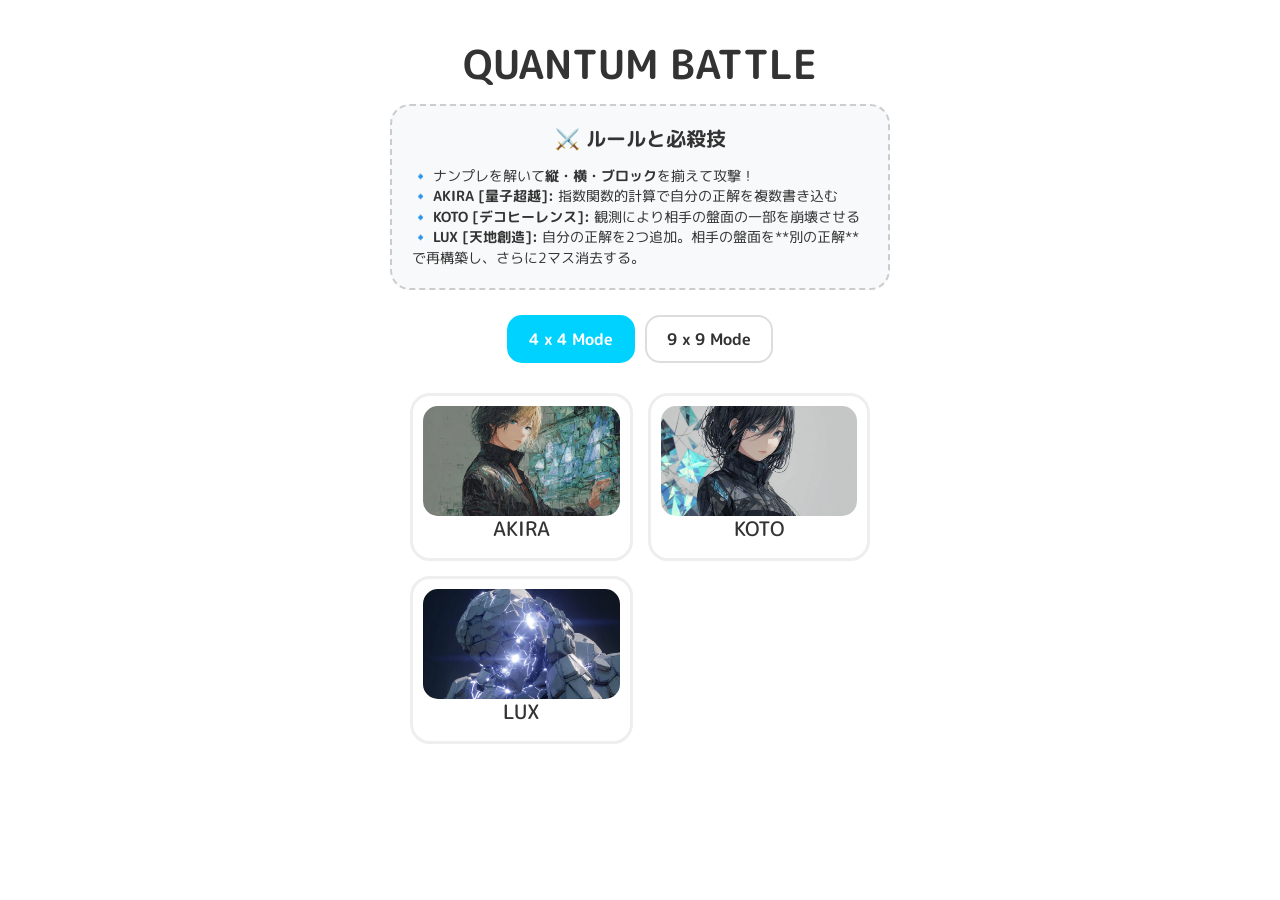
<file: index.html>
<!doctype html>
<html lang="ja">
<head>
    <meta charset="UTF-8">
    <meta name="viewport" content="width=device-width, initial-scale=1, maximum-scale=1, user-scalable=no">
    <title>Quantum Sudoku Battle - 量子ナンプレバトル</title>
    <link rel="stylesheet" href="https://stackpath.bootstrapcdn.com/bootstrap/4.3.1/css/bootstrap.min.css">
    <link href="https://fonts.googleapis.com/css2?family=M+PLUS+Rounded+1c:wght@700;800&display=swap" rel="stylesheet">
    <style>
        :root { --p-color: #00d2ff; --c-color: #ff4757; --accent-gold: #ffcc00; }
        body { font-family: 'M PLUS Rounded 1c', sans-serif; background: #ffffff; color: #333; overflow-x: hidden; touch-action: manipulation; }
        
        /* タイトル・説明画面 */
        .overlay-screen { position: fixed; inset: 0; background: white; z-index: 5000; display: flex; flex-direction: column; align-items: center; justify-content: flex-start; padding-top: 40px; overflow-y: auto; }
        .how-to-play { max-width: 500px; background: #f8f9fa; padding: 20px; border-radius: 20px; margin-bottom: 25px; border: 2px dashed #ccc; font-size: 0.85rem; }
        
        .mode-select { display: flex; gap: 10px; margin-bottom: 20px; }
        .mode-btn { padding: 10px 20px; border: 2px solid #ddd; border-radius: 15px; cursor: pointer; font-weight: bold; transition: 0.3s; }
        .mode-btn.active { border-color: var(--p-color); background: var(--p-color); color: white; }

        /* キャラクター選択エリアを2列にする修正 */
        .char-card-container { 
            display: grid; 
            grid-template-columns: repeat(2, 1fr); /* 2列固定 */
            gap: 15px; 
            margin-top: 10px; 
            padding: 0 20px 50px 20px; /* 左右に余白を追加 */
            width: 100%;
            max-width: 500px; /* 広がりすぎ防止 */
        }
        
        .char-card { 
            width: 100%; /* 親要素のグリッド幅に合わせる */
            border: 3px solid #eee; 
            border-radius: 20px; 
            padding: 10px; 
            cursor: pointer; 
            transition: 0.3s; 
            text-align: center; 
            background: #fff; 
            box-sizing: border-box; /* パディングを含めたサイズ計算 */
        }
        .char-card:hover { transform: translateY(-10px); border-color: var(--p-color); box-shadow: 0 10px 20px rgba(0,210,255,0.2); }
        .char-card img { width: 100%; height: 110px; border-radius: 15px; object-fit: cover; background: #eee; pointer-events: none; }

        /* バトル画面 */
        .battle-stage { display: flex; justify-content: center; align-items: flex-start; gap: 15px; padding: 20px; max-width: 1000px; margin: 0 auto; flex-wrap: wrap; }
        .board-wrapper { flex: 1; min-width: 300px; max-width: 450px; background: #f8f9fa; padding: 15px; border-radius: 25px; box-shadow: 0 10px 30px rgba(0,0,0,0.05); position: relative; }
        
        .sudoku-grid { border: 4px solid #333 !important; background: white; width: 100%; border-collapse: collapse; table-layout: fixed; }
        .sudoku-grid td { border: 1px solid #ddd; padding: 0; position: relative; }
        .grid-4 .bold-right, .grid-9 .bold-right { border-right: 4px solid #333 !important; }
        .grid-4 .bold-bottom, .grid-9 .bold-bottom { border-bottom: 4px solid #333 !important; }

        .cell { width: 100%; aspect-ratio: 1/1; display: flex; align-items: center; justify-content: center; font-weight: 800; cursor: pointer; transition: 0.2s; }
        .grid-4 .cell { font-size: 2rem; }
        .grid-9 .cell { font-size: 1.1rem; }
        .fixed { background: #f0f0f0; color: #555; }
        .wrong { color: #ff4757; background: rgba(255, 71, 87, 0.2); animation: shake-anim 0.3s; }

        .gaussian-wave { animation: gaussian-pulse 1s ease-out; background: rgba(255, 204, 0, 0.4) !important; z-index: 10; }
        @keyframes gaussian-pulse { 0% { filter: blur(0px); } 50% { filter: blur(10px); transform: scale(1.1); } 100% { filter: blur(0px); } }

        #selector-9x9 { position: fixed; display: none; background: white; border: 3px solid #333; border-radius: 15px; z-index: 9000; padding: 10px; grid-template-columns: repeat(3, 1fr); gap: 5px; box-shadow: 0 10px 30px rgba(0,0,0,0.2); }
        .num-btn { width: 44px; height: 44px; border: 2px solid #333; border-radius: 10px; font-weight: bold; display: flex; align-items: center; justify-content: center; cursor: pointer; }
        
        #cross-selector { position: absolute; display: none; width: 140px; height: 140px; z-index: 6000; pointer-events: none; }
        .cross-btn { position: absolute; width: 44px; height: 44px; border: 3px solid #333; border-radius: 50%; background: white; color: #333; font-weight: 900; font-size: 1.4rem; display: flex; align-items: center; justify-content: center; pointer-events: auto; cursor: pointer; box-shadow: 0 4px 0 #333; }

        .energy-bar-bg { width: 100%; height: 14px; background: #ddd; border-radius: 7px; overflow: hidden; margin-bottom: 15px; }
        .energy-fill { height: 100%; width: 0%; transition: width 0.2s; }
        .ultimate-btn { width: 100%; height: 55px; border-radius: 30px; border: none; background: #ccc; color: white; font-weight: 800; margin-top: 15px; font-size: 1.1rem; box-shadow: 0 5px 0 #999; }
        .ultimate-btn.ready { background: linear-gradient(45deg, var(--p-color), #ffcc00); cursor: pointer; animation: bounce 0.8s infinite; box-shadow: 0 5px 0 #cc8800; }

        .cutin { position: fixed; top: 50%; left: -100%; width: 100%; height: 140px; background: rgba(0,0,0,0.9); z-index: 10000; transform: translateY(-50%); color: white; display: flex; align-items: center; transition: 0.4s; border-top: 4px solid var(--accent-gold); border-bottom: 4px solid var(--accent-gold); }
        .cutin.active { left: 0; }
        .attack-pop { position: absolute; top: 40%; left: 50%; transform: translate(-50%, -50%); color: var(--accent-gold); font-size: 3rem; font-weight: 900; -webkit-text-stroke: 2px black; pointer-events: none; z-index: 100; display: none; }
        .abort-btn { display: block; margin: 20px auto; background: none; border: 2px solid #ccc; color: #999; border-radius: 10px; padding: 5px 15px; font-size: 0.8rem; cursor: pointer; }
        @keyframes shake-anim { 10%, 90% { transform: translate3d(-2px, 0, 0); } 20%, 80% { transform: translate3d(3px, 0, 0); } }
        .shake { animation: shake-anim 0.4s both; }
        @keyframes bounce { 0%, 100% { transform: scale(1); } 50% { transform: scale(1.05); } }
    </style>
</head>
<body>

<div id="selector-screen" class="overlay-screen">
    <h1 class="font-weight-bold mb-3">QUANTUM BATTLE</h1>
    <div id="win-streak-badge" class="badge badge-primary mb-3" style="display:none; font-size:1.2rem; padding:10px 20px; border-radius:20px;">0 Win Streak</div>
    
    <div class="how-to-play">
        <h5 class="font-weight-bold mb-3 text-center">⚔️ ルールと必殺技</h5>
        <ul class="list-unstyled mb-0">
            <li>🔹 ナンプレを解いて<b>縦・横・ブロック</b>を揃えて攻撃！</li>
            <li>🔹 <b>AKIRA [量子超越]:</b> 指数関数的計算で自分の正解を複数書き込む</li>
            <li>🔹 <b>KOTO [デコヒーレンス]:</b> 観測により相手の盤面の一部を崩壊させる</li>
            <li>🔹 <b>LUX [天地創造]:</b> 自分の正解を2つ追加。相手の盤面を**別の正解**で再構築し、さらに2マス消去する。</li>
        </ul>
    </div>

    <div class="mode-select">
        <div class="mode-btn active" onclick="setMode(4, this)">4 x 4 Mode</div>
        <div class="mode-btn" onclick="setMode(9, this)">9 x 9 Mode</div>
    </div>

    <div class="char-card-container">
        <div class="char-card" onclick="playSelectAndStart('AKIRA')"><img src="akira.jpg"><h5>AKIRA</h5></div>
        <div class="char-card" onclick="playSelectAndStart('KOTO')"><img src="koto.jpg"><h5>KOTO</h5></div>
        <div class="char-card" onclick="playSelectAndStart('LUX')"><img src="lux.jpg"><h5>LUX</h5></div>
    </div>
</div>

<div id="result-screen" class="overlay-screen" style="display:none; justify-content:center;">
    <div class="text-center p-5 bg-white border rounded shadow">
        <h1 id="result-title" class="display-3 font-weight-bold"></h1>
        <p id="result-streak-info" class="h5 text-muted mb-4"></p>
        <button class="btn btn-lg btn-primary px-5 rounded-pill" onclick="rematch()">REMATCH</button><br>
        <button class="btn btn-link mt-2" onclick="toTitle()">TITLE</button>
    </div>
</div>

<div id="cross-selector">
    <div class="cross-btn" style="top:0; left:48px;" onclick="selectNumber(1)">1</div>
    <div class="cross-btn" style="top:48px; right:0;" onclick="selectNumber(2)">2</div>
    <div class="cross-btn" style="bottom:0; left:48px;" onclick="selectNumber(3)">3</div>
    <div class="cross-btn" style="top:48px; left:0;" onclick="selectNumber(4)">4</div>
</div>
<div id="selector-9x9"></div>

<div id="cutin-bar" class="cutin">
    <div id="cutin-img" style="width:140px; height:140px; background-size:cover; border-right:5px solid var(--accent-gold);"></div>
    <div class="ml-4"><h2 id="cutin-name" class="font-weight-bold mb-0"></h2><h4 id="cutin-skill" class="text-warning"></h4></div>
</div>

<div class="battle-stage">
    <div class="board-wrapper">
        <div class="portrait" id="p-portrait" style="width:70px; height:70px; border-radius:50%; border:3px solid white; background-size:cover; margin-bottom:10px;"></div>
        <div class="energy-bar-bg"><div id="p-energy" class="energy-fill" style="background:var(--p-color)"></div></div>
        <table id="p-grid" class="sudoku-grid"></table>
        <button id="p-skill-btn" class="ultimate-btn" onclick="useSkill()">ULTIMATE</button>
        <div id="p-attack-pop" class="attack-pop">ATTACK!</div>
    </div>
    <div class="board-wrapper">
        <div class="portrait" id="c-portrait" style="width:70px; height:70px; border-radius:50%; border:3px solid white; background-size:cover; margin-bottom:10px;"></div>
        <div class="energy-bar-bg"><div id="c-energy" class="energy-fill" style="background:var(--c-color)"></div></div>
        <table id="c-grid" class="sudoku-grid"></table>
        <button class="ultimate-btn" disabled>CPU THINKING</button>
        <div id="c-attack-pop" class="attack-pop">ATTACK!</div>
    </div>
</div>
<button class="abort-btn" onclick="confirmToTitle()">QUIT TO TITLE</button>

<script src="https://code.jquery.com/jquery-3.3.1.min.js"></script>
<script>
const units = {
    AKIRA: { img: 'akira.jpg', skill: '量子超越 (Supremacy)', color: '#00d2ff' },
    KOTO: { img: 'koto.jpg', skill: 'デコヒーレンスアタック', color: '#9d50bb' },
    LUX: { img: 'lux.jpg', skill: '天地創造 (Genesis)', color: '#ffcc00' }
};

let pUnit, cUnit, pAns = [], cAns = [], activeCell = null, gameActive = false, gridSize = 4, isBusy = false;
let pEn = 0, cEn = 0, winStreak = 0, bgmAudio;

function playSE(file) { new Audio(file).play().catch(e=>{}); }
function setMode(size, el) { gridSize = size; $('.mode-btn').removeClass('active'); $(el).addClass('active'); }
function playSelectAndStart(choice) { pUnit = choice; playSE('select.mp3'); initGame(); }

function initGame() {
    gameActive = true; pEn = 0; cEn = 0;
    $('#p-skill-btn').removeClass('ready');
    $('#p-energy, #c-energy').css('width', '0%');
    
    cUnit = Object.keys(units)[Math.floor(Math.random()*3)];
    
    // 正解を個別に生成
    pAns = generateSol(gridSize);
    cAns = JSON.parse(JSON.stringify(pAns)); // 初期状態は共通

    if(!bgmAudio) { bgmAudio = new Audio('bgm.mp3'); bgmAudio.loop = true; bgmAudio.volume = 0.4; }
    bgmAudio.play().catch(e=>{});

    $('#p-portrait').css('background-image', `url(${units[pUnit].img})`);
    $('#c-portrait').css('background-image', `url(${units[cUnit].img})`);
    $('#selector-screen, #result-screen').fadeOut(300);
    $('#p-grid, #c-grid').empty().data('c', 0).removeClass('grid-4 grid-9').addClass('grid-'+gridSize);
    
    setupBoards();
    if(gridSize === 9) setup9x9Selector();
    gameLoop();
}

function generateSol(size, fixedValues = []) {
    const grid = Array.from({length:size}, () => Array(size).fill(0));
    fixedValues.forEach(f => grid[f.r][f.c] = f.v);
    
    const sub = Math.sqrt(size);
    const check = (r, c, v) => {
        for(let i=0; i<size; i++) if(grid[r][i] === v || grid[i][c] === v) return false;
        let br = Math.floor(r/sub)*sub, bc = Math.floor(c/sub)*sub;
        for(let i=0; i<sub; i++) for(let j=0; j<sub; j++) if(grid[br+i][bc+j] === v) return false;
        return true;
    };
    const fill = (pos) => {
        if(pos === size*size) return true;
        let r = Math.floor(pos/size), c = pos%size;
        if(grid[r][c] !== 0) return fill(pos+1);
        let nums = Array.from({length:size},(_,i)=>i+1).sort(()=>Math.random()-0.5);
        for(let v of nums) if(check(r,c,v)){ grid[r][c]=v; if(fill(pos+1)) return true; grid[r][c]=0; }
        return false;
    };
    if(fill(0)) return grid;
    return generateSol(size); 
}

function setupBoards() {
    const sub = Math.sqrt(gridSize);
    ['p', 'c'].forEach(id => {
        let html = '';
        for(let r=0; r<gridSize; r++){
            html += '<tr>';
            for(let c=0; c<gridSize; c++){
                let cls = `${(r+1)%sub===0 && r!==gridSize-1?'bold-bottom':''} ${(c+1)%sub===0 && c!==gridSize-1?'bold-right':''}`;
                html += `<td class="${cls}"><div class="cell" id="${id}_${r}_${c}" onclick="openSelector(this)"></div></td>`;
            }
            html += '</tr>';
        }
        $(`#${id}-grid`).append(html);
    });
    
    let hints = gridSize === 4 ? 4 : 28;
    for(let i=0; i<hints; i++){
        let r = Math.floor(Math.random()*gridSize), c = Math.floor(Math.random()*gridSize);
        if(!$(`#p_${r}_${c}`).hasClass('fixed')){
            // 初期ヒントは両者共通の正解(pAns)から引用
            $(`#p_${r}_${c}, #c_${r}_${c}`).addClass('fixed').text(pAns[r][c]).attr('data-init', 'true');
        }
    }
}

function useSkill(isCPU=false) {
    if(!gameActive || (!isCPU && (pEn < 100 || isBusy))) return;
    isBusy = true; playSE('ultimate.m4a');
    const u = isCPU ? cUnit : pUnit;
    const tid = isCPU ? 'c' : 'p';
    const opponent = isCPU ? 'p' : 'c';
    const myAns = isCPU ? cAns : pAns;

    $('#cutin-img').css('background-image', `url(${units[u].img})`);
    $('#cutin-name').text(u); $('#cutin-skill').text(units[u].skill);
    $('#cutin-bar').addClass('active');
    
    setTimeout(() => {
        if(u === 'AKIRA') {
            let count = 0, target = gridSize === 4 ? 4 : 8;
            $(`#${tid}-grid .cell:not(.fixed)`).each(function(){
                if(count < target) {
                    let r = this.id.split('_')[1], c = this.id.split('_')[2];
                    $(this).addClass('fixed').text(myAns[r][c]).css('color', 'var(--p-color)');
                    count++;
                }
            });
            checkMatch(tid);
        } else if(u === 'KOTO') {
            $(`#${opponent}-grid`).addClass('shake');
            let filled = []; $(`#${opponent}-grid .cell.fixed:not([data-init])`).each(function(){ filled.push($(this)); });
            let rem = gridSize === 4 ? 2 : 6;
            for(let i=0; i<rem; i++){
                if(filled.length > 0){
                    let idx = Math.floor(Math.random()*filled.length);
                    filled[idx].removeClass('fixed').text('').css('background', 'rgba(157, 80, 187, 0.2)');
                    setTimeout(()=>filled[idx].css('background',''), 500);
                    filled.splice(idx, 1);
                }
            }
} else if(u === 'LUX') {
            // --- 自分の処理：2マス追加 ---
            let empty = []; 
            $(`#${tid}-grid .cell:not(.fixed)`).each(function(){ empty.push(this); });
            for(let i=0; i<2; i++){
                if(empty.length > 0){
                    let t = empty.splice(Math.floor(Math.random()*empty.length), 1)[0];
                    let r = t.id.split('_')[1], c = t.id.split('_')[2];
                    $(t).addClass('fixed').text(myAns[r][c]).css('color', 'var(--accent-gold)');
                }
            }
            checkMatch(tid);

            // --- 相手（opponent）への攻撃：天地創造 ---
            $(`#${opponent}-grid .cell`).addClass('gaussian-wave');

            setTimeout(() => {
                // 1. 相手が現在埋めているマスの数をカウント
                let currentFilledCount = $(`#${opponent}-grid .cell.fixed`).length;
                
                // 2. 相手の盤面を完全に初期化
                $(`#${opponent}-grid .cell`).removeClass('fixed').removeAttr('data-init').text('').css('color', '');

                // 3. 相手用の「新しい正解世界」を生成
                const newOpAns = generateSol(gridSize); 
                if(isCPU) pAns = newOpAns; else cAns = newOpAns;

                // 4. 「元の数 - 2」の数だけ新しい正解を配置（最低2マスは残す）
                let targetHints = Math.max(2, currentFilledCount - 2); 
                let placed = 0;
                let cells = [];
                for(let r=0; r<gridSize; r++) for(let c=0; c<gridSize; c++) cells.push({r,c});
                cells.sort(() => Math.random() - 0.5);

                for(let i=0; i < targetHints && i < cells.length; i++) {
                    let {r, c} = cells[i];
                    $(`#${opponent}_${r}_${c}`).addClass('fixed').text(newOpAns[r][c]).attr('data-init', 'true');
                }

                $(`#${opponent}-grid .cell`).removeClass('gaussian-wave');
                $(`#${opponent}-grid`).addClass('shake');
                setTimeout(()=> $(`#${opponent}-grid`).removeClass('shake'), 400);
                
                $(`#${opponent}-grid`).data('c', 0); 
                checkMatch(opponent);

            }, 800);
        }

        if(isCPU) cEn = 0; else { pEn = 0; $('#p-skill-btn').removeClass('ready'); }
        $('#cutin-bar').removeClass('active');
        setTimeout(() => { isBusy = false; checkWin(); }, 1200);
    }, 1200);
}

function openSelector(el) {
    if(!gameActive || $(el).hasClass('fixed') || el.id.startsWith('c')) return;
    activeCell = el;
    let pos = $(el).offset();
    let cellW = $(el).width();
    let cellH = $(el).height();
    let screenW = $(window).width();
    let screenH = $(window).height();

    if(gridSize === 4) {
        // 十字セレクター (140px x 140px)
        let selSize = 140;
        let targetTop = pos.top + cellH / 2 - selSize / 2;
        let targetLeft = pos.left + cellW / 2 - selSize / 2;

        // 画面外にはみ出さないように補正
        targetTop = Math.max(10, Math.min(targetTop, screenH - selSize - 10));
        targetLeft = Math.max(10, Math.min(targetLeft, screenW - selSize - 10));

        $('#cross-selector').css({
            top: targetTop,
            left: targetLeft
        }).fadeIn(100);

    } else {
        // 9x9セレクター (約150px x 150px)
        let selW = 160; 
        let selH = 160;
        let targetTop = pos.top - 20;
        let targetLeft = pos.left + cellW + 10;

        // 右側にはみ出る場合は左側に表示
        if (targetLeft + selW > screenW) {
            targetLeft = pos.left - selW - 10;
        }
        // 上下のはみ出し補正
        targetTop = Math.max(10, Math.min(targetTop, screenH - selH - 10));
        targetLeft = Math.max(10, targetLeft); // 左端も守る

        $('#selector-9x9').css({
            top: targetTop,
            left: targetLeft,
            display: 'grid'
        }).fadeIn(100);
    }
}

function selectNumber(num) {
    if(!activeCell) return; $('#cross-selector, #selector-9x9').fadeOut(100);
    let r = activeCell.id.split('_')[1], c = activeCell.id.split('_')[2];
    let targetAns = activeCell.id.startsWith('p') ? pAns : cAns;

    if(num != targetAns[r][c]) {
        $(activeCell).addClass('wrong'); pEn = Math.max(0, pEn - 10); playSE('wrong.mp3');
        setTimeout(()=>$(activeCell).removeClass('wrong'), 500);
    } else {
        $(activeCell).addClass('fixed').text(num).css('color', 'var(--p-color)');
        pEn = Math.min(100, pEn + (gridSize==4?12:6)); playSE('correct.mp3');
        checkMatch('p');
    }
    activeCell = null; checkWin();
}

// --- 修正版 checkMatch 関数 ---
function checkMatch(pre) {
    let m = 0; const sub = Math.sqrt(gridSize);
    let targetAns = pre === 'p' ? pAns : cAns;

    for(let i=0; i<gridSize; i++){
        let r=true, c=true;
        for(let j=0; j<gridSize; j++){
            if($(`#${pre}_${i}_${j}`).text() != targetAns[i][j]) r=false;
            if($(`#${pre}_${j}_${i}`).text() != targetAns[j][i]) c=false;
        }
        if(r) m++; if(c) m++;
    }
    for(let br=0; br<gridSize; br+=sub) for(let bc=0; bc<gridSize; bc+=sub){
        let b=true; for(let r=0; r<sub; r++) for(let c=0; c<sub; c++) if($(`#${pre}_${br+r}_${bc+c}`).text() != targetAns[br+r][bc+c]) b=false;
        if(b) m++;
    }

    if(m > ($(`#${pre}-grid`).data('c')||0)) {
        $(`#${pre}-grid`).data('c', m); playSE('attack.m4a');
        $(`#${pre}-attack-pop`).show().fadeOut(1000);
        
        let target = pre==='p'?'c':'p';
        $(`#${target}-grid`).addClass('shake'); 
        setTimeout(()=> $(`#${target}-grid`).removeClass('shake'), 400);

        // 【修正】攻撃成功時、相手のゲージを15%減らす
        if(pre === 'p') {
            cEn = Math.max(0, cEn - 15);
        } else {
            pEn = Math.max(0, pEn - 15);
        }
    }
}

// --- 修正版 gameLoop 関数 ---
function gameLoop() {
    if(!gameActive) return;
    if(!isBusy) {
        // 【修正】LUXの場合、エネルギー増加量を0.7倍にする
        let pGain = 0.4;
        if(pUnit === 'LUX') pGain *= 0.7;
        
        // CPUもLUXなら遅くする（公平性のため）
        let cGain = 0.4 + (winStreak * 0.1);
        if(cUnit === 'LUX') cGain *= 0.7;

        pEn = Math.min(100, pEn + pGain); 
        cEn = Math.min(100, cEn + cGain);

        $('#p-energy').css('width', pEn+'%'); 
        $('#c-energy').css('width', cEn+'%');
        
        if(pEn>=100) $('#p-skill-btn').addClass('ready');
        if(cEn>=100) useSkill(true);
    }

    // --- 【修正】時間経過による自動埋め処理 ---
    // CPUの自動埋め（既存）
    if(Math.random() > (0.985 - (winStreak*0.005)) && !isBusy){
        let e = []; $(`#c-grid .cell:not(.fixed)`).each(function(){ e.push(this); });
        if(e.length>0){
            let t = e[Math.floor(Math.random()*e.length)];
            let r = t.id.split('_')[1], c = t.id.split('_')[2];
            $(t).addClass('fixed').text(cAns[r][c]); checkMatch('c');
        }
    }

    // プレイヤーの自動埋め（追加：CPUより少し遅めの確率に設定）
    if(Math.random() > 0.992 && !isBusy){
        let e = []; $(`#p-grid .cell:not(.fixed)`).each(function(){ e.push(this); });
        if(e.length>0){
            let t = e[Math.floor(Math.random()*e.length)];
            let r = t.id.split('_')[1], c = t.id.split('_')[2];
            $(t).addClass('fixed').text(pAns[r][c]).css('color', 'var(--p-color)'); 
            checkMatch('p');
        }
    }

    setTimeout(gameLoop, 250);
}

function setup9x9Selector() { let h=''; for(let i=1; i<=9; i++) h+=`<div class="num-btn" onclick="selectNumber(${i})">${i}</div>`; $('#selector-9x9').html(h); }

function checkWin() {
    if(!gameActive) return;
    const f = (id) => { 
        let all=true; 
        let targetAns = id === 'p' ? pAns : cAns;
        $(`#${id}-grid .cell`).each(function(){ 
            let p=this.id.split('_'); 
            if($(this).text() != targetAns[p[1]][p[2]]) all=false; 
        }); 
        return all; 
    };
    if(f('p')) showResult(true); else if(f('c')) showResult(false);
}

function showResult(win) {
    gameActive = false; winStreak = win ? winStreak + 1 : 0;
    $('#result-title').text(win ? "VICTORY!" : "DEFEAT...");
    $('#result-streak-info').text(win ? `Current Win Streak: ${winStreak}` : "連勝が途絶えました...");
    $('#win-streak-badge').text(winStreak + " Win Streak").toggle(winStreak > 0);
    $('#result-screen').css('display', 'flex').hide().fadeIn(500);
}

function rematch() { initGame(); }
function toTitle() { gameActive = false; if(bgmAudio) bgmAudio.pause(); $('#result-screen, #selector-screen').fadeOut(300, () => $('#selector-screen').fadeIn(300)); }
function confirmToTitle() { if(confirm("QUIT TO TITLE?")) toTitle(); }

$(document).on('mousedown touchstart', function(e) { if(!$(e.target).closest('.cell, #cross-selector, #selector-9x9').length) $('#cross-selector, #selector-9x9').fadeOut(100); });
</script>
</body>
</html>
</file>
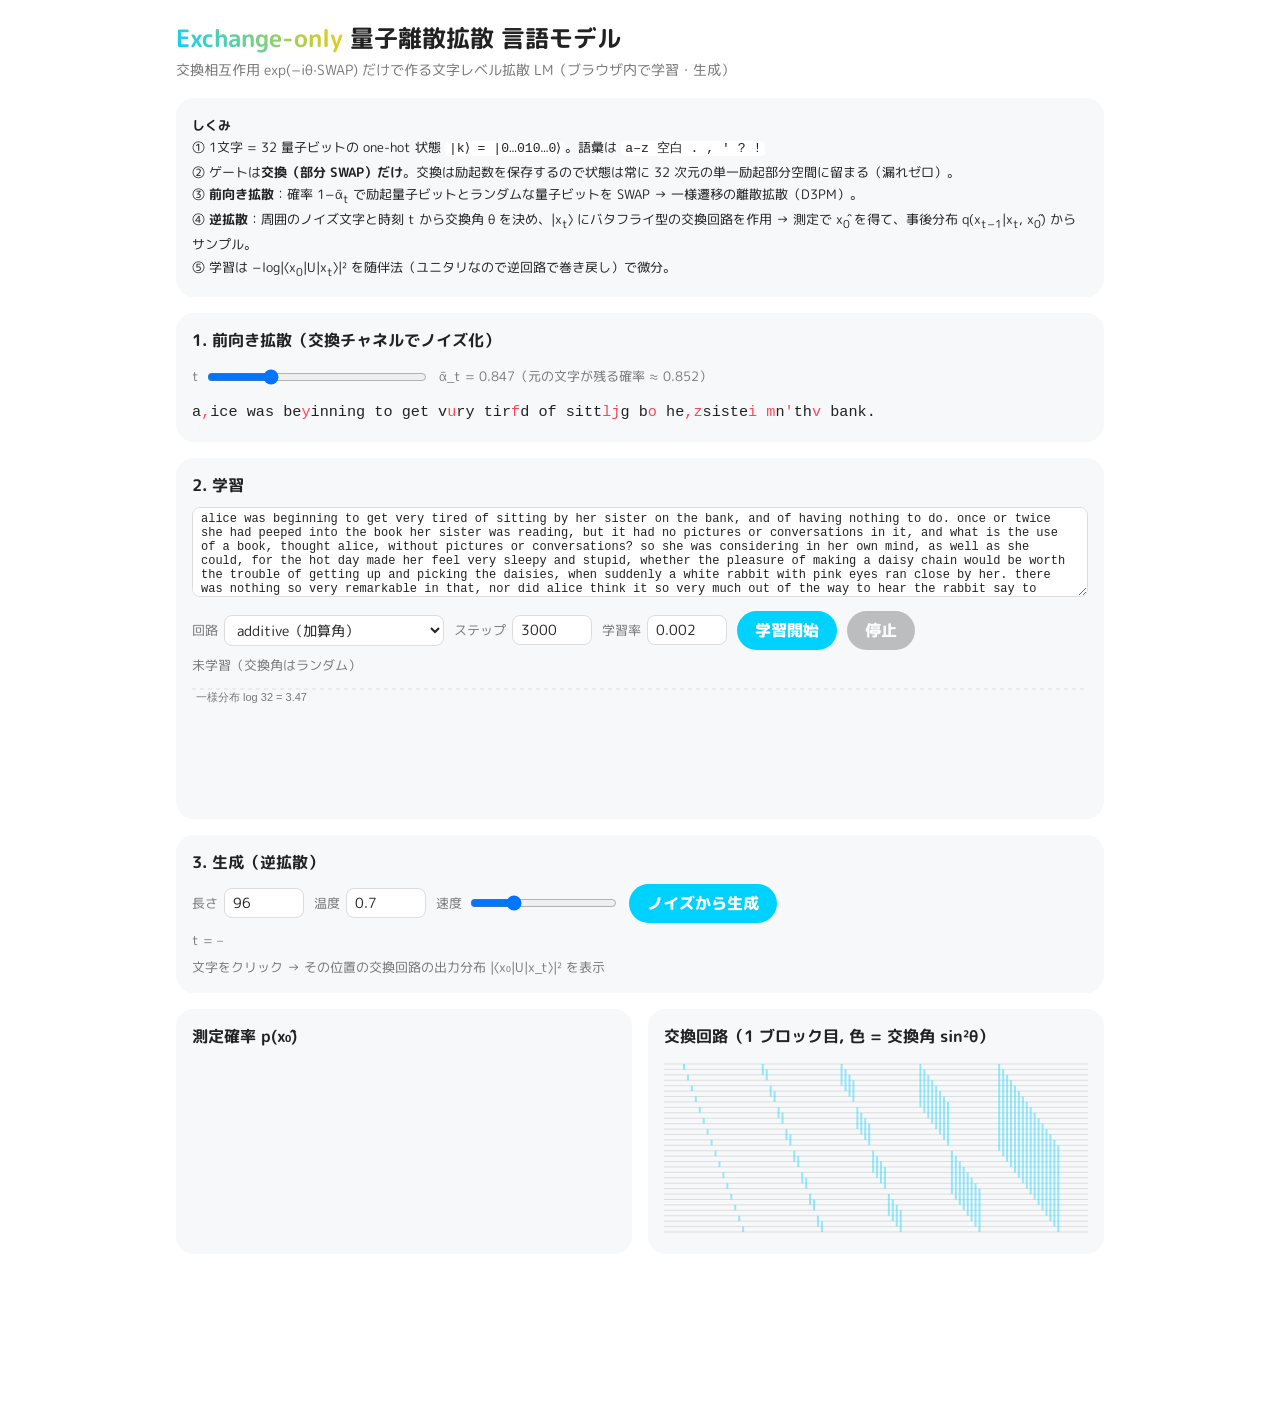
<file: qdiffusion/index.html>
<!doctype html>
<html lang="ja">
<head>
<meta charset="UTF-8">
<meta name="viewport" content="width=device-width, initial-scale=1">
<title>Exchange-only 量子拡散言語モデル</title>
<link href="https://fonts.googleapis.com/css2?family=M+PLUS+Rounded+1c:wght@700;800&display=swap" rel="stylesheet">
<style>
  :root { --p: #00d2ff; --gold: #ffcc00; --ink: #222; --mute: #777; --bg: #fff; --card: #f6f8fa; --line: #ddd; }
  @media (prefers-color-scheme: dark) {
    :root { --ink: #e8e8e8; --mute: #999; --bg: #14161a; --card: #1e2228; --line: #333; }
  }
  * { box-sizing: border-box; }
  body { margin: 0; font-family: 'M PLUS Rounded 1c', sans-serif; background: var(--bg); color: var(--ink); }
  main { max-width: 960px; margin: 0 auto; padding: 20px 16px 60px; }
  h1 { font-size: 1.5rem; margin: 0 0 4px; }
  h1 span { background: linear-gradient(45deg, var(--p), var(--gold)); -webkit-background-clip: text; background-clip: text; color: transparent; }
  .sub { color: var(--mute); font-size: .85rem; margin-bottom: 18px; }
  .card { background: var(--card); border-radius: 18px; padding: 16px; margin-bottom: 16px; }
  .card h2 { font-size: 1rem; margin: 0 0 10px; }
  .row { display: flex; flex-wrap: wrap; gap: 10px; align-items: center; }
  label { font-size: .8rem; color: var(--mute); display: flex; gap: 6px; align-items: center; }
  input, select, textarea { font: inherit; font-size: .85rem; border: 1px solid var(--line); border-radius: 8px; padding: 4px 8px; background: var(--bg); color: var(--ink); }
  input[type=number] { width: 80px; }
  textarea { width: 100%; height: 90px; font-family: ui-monospace, monospace; font-size: .75rem; }
  button { font: inherit; border: none; border-radius: 20px; padding: 8px 18px; background: var(--p); color: #fff; cursor: pointer; font-weight: 800; }
  button.sec { background: var(--mute); }
  button:disabled { opacity: .45; cursor: default; }
  .mono { font-family: ui-monospace, Menlo, monospace; font-size: .95rem; white-space: pre-wrap; word-break: break-all; line-height: 1.7; }
  .stat { font-size: .8rem; color: var(--mute); }
  #gen span { display: inline-block; min-width: .62em; text-align: center; border-radius: 3px; cursor: pointer; }
  #gen span.chg { background: rgba(255, 204, 0, .45); }
  #gen span.sel { outline: 2px solid var(--p); }
  .grid2 { display: grid; grid-template-columns: 1fr 1fr; gap: 16px; }
  @media (max-width: 720px) { .grid2 { grid-template-columns: 1fr; } }
  canvas { width: 100%; display: block; }
  .explain { font-size: .82rem; line-height: 1.7; }
  .explain code { background: var(--bg); padding: 0 4px; border-radius: 4px; }
</style>
</head>
<body>
<main>
  <h1><span>Exchange-only</span> 量子離散拡散 言語モデル</h1>
  <div class="sub">交換相互作用 exp(−iθ·SWAP) だけで作る文字レベル拡散 LM（ブラウザ内で学習・生成）</div>

  <div class="card explain">
    <b>しくみ</b><br>
    ① 1文字 = 32 量子ビットの one-hot 状態 <code>|k⟩ = |0…010…0⟩</code>。語彙は <code>a–z 空白 . , ' ? !</code><br>
    ② ゲートは<b>交換（部分 SWAP）だけ</b>。交換は励起数を保存するので状態は常に 32 次元の単一励起部分空間に留まる（漏れゼロ）。<br>
    ③ <b>前向き拡散</b>：確率 1−ᾱ<sub>t</sub> で励起量子ビットとランダムな量子ビットを SWAP → 一様遷移の離散拡散（D3PM）。<br>
    ④ <b>逆拡散</b>：周囲のノイズ文字と時刻 t から交換角 θ を決め、|x<sub>t</sub>⟩ にバタフライ型の交換回路を作用 → 測定で x̂<sub>0</sub> を得て、事後分布 q(x<sub>t−1</sub>|x<sub>t</sub>, x̂<sub>0</sub>) からサンプル。<br>
    ⑤ 学習は −log|⟨x<sub>0</sub>|U|x<sub>t</sub>⟩|² を随伴法（ユニタリなので逆回路で巻き戻し）で微分。
  </div>

  <div class="card">
    <h2>1. 前向き拡散（交換チャネルでノイズ化）</h2>
    <div class="row"><label>t <input id="fwdT" type="range" min="0" max="32" value="8" style="width:220px"></label><span id="fwdTv" class="stat"></span></div>
    <div id="fwd" class="mono" style="margin-top:8px"></div>
  </div>

  <div class="card">
    <h2>2. 学習</h2>
    <textarea id="corpus"></textarea>
    <div class="row" style="margin-top:8px">
      <label>回路 <select id="mode"><option value="additive">additive（加算角）</option><option value="reupload">reupload（再アップロード）</option></select></label>
      <label>ステップ <input id="steps" type="number" value="3000" min="100" step="100"></label>
      <label>学習率 <input id="lr" type="number" value="0.002" step="0.0005"></label>
      <button id="trainBtn">学習開始</button>
      <button id="stopBtn" class="sec" disabled>停止</button>
    </div>
    <div class="stat" id="trainStat" style="margin-top:6px">未学習（交換角はランダム）</div>
    <canvas id="lossChart" height="120" style="margin-top:8px"></canvas>
  </div>

  <div class="card">
    <h2>3. 生成（逆拡散）</h2>
    <div class="row">
      <label>長さ <input id="genLen" type="number" value="96" min="8" max="400"></label>
      <label>温度 <input id="temp" type="number" value="0.7" step="0.1" min="0.1"></label>
      <label>速度 <input id="speed" type="range" min="10" max="300" value="80"></label>
      <button id="genBtn">ノイズから生成</button>
    </div>
    <div class="stat" id="genStat" style="margin:8px 0">t = –</div>
    <div id="gen" class="mono"></div>
    <div class="stat" style="margin-top:6px">文字をクリック → その位置の交換回路の出力分布 |⟨x₀|U|x_t⟩|² を表示</div>
  </div>

  <div class="grid2">
    <div class="card">
      <h2>測定確率 p(x̂₀)</h2>
      <canvas id="probChart" height="180"></canvas>
    </div>
    <div class="card">
      <h2>交換回路（1 ブロック目, 色 = 交換角 sin²θ）</h2>
      <canvas id="circuit" height="180"></canvas>
    </div>
  </div>
</main>

<script src="qdlm.js"></script>
<script src="corpus.js"></script>
<script>
const $ = id => document.getElementById(id);
const css = n => getComputedStyle(document.documentElement).getPropertyValue(n).trim();
$('corpus').value = QDLM_CORPUS;

let model = new QDLM.Model({ seed: Date.now() % 100000 });
let training = false, losses = [];
let genState = null; // { x, t, prev, len }

// ---------- 1. 前向き拡散 ----------
const fwdText = QDLM.encode('alice was beginning to get very tired of sitting by her sister on the bank.');
function drawForward() {
  const t = +$('fwdT').value;
  const xt = model.noise(Int32Array.from(fwdText), t);
  $('fwdTv').textContent = `ᾱ_t = ${model.abar[t].toFixed(3)}（元の文字が残る確率 ≈ ${(model.abar[t] + (1 - model.abar[t]) / model.V).toFixed(3)}）`;
  $('fwd').innerHTML = Array.from(xt).map((k, i) => k === fwdText[i] ? QDLM.VOCAB[k] : `<span style="color:#ff4757">${QDLM.VOCAB[k]}</span>`).join('');
}
$('fwdT').oninput = drawForward;

// ---------- 2. 学習 ----------
function drawLoss() {
  const c = $('lossChart'), dpr = devicePixelRatio || 1;
  c.width = c.clientWidth * dpr; c.height = 120 * dpr;
  const g = c.getContext('2d'); g.scale(dpr, dpr);
  const W = c.clientWidth, H = 120;
  g.clearRect(0, 0, W, H);
  const lo = 0, hi = Math.log(32);
  g.strokeStyle = css('--line'); g.setLineDash([4, 4]);
  g.beginPath(); g.moveTo(0, 6); g.lineTo(W, 6); g.stroke(); g.setLineDash([]);
  g.fillStyle = css('--mute'); g.font = '11px sans-serif';
  g.fillText('一様分布 log 32 = 3.47', 4, 18);
  if (losses.length < 2) return;
  // 移動平均
  const sm = []; let acc = losses[0];
  for (const l of losses) { acc = 0.97 * acc + 0.03 * l; sm.push(acc); }
  g.strokeStyle = css('--p'); g.lineWidth = 2; g.beginPath();
  sm.forEach((l, i) => {
    const x = i / (sm.length - 1) * W, y = 6 + (1 - (l - lo) / (hi - lo)) * (H - 12);
    i ? g.lineTo(x, y) : g.moveTo(x, y);
  });
  g.stroke();
}

$('trainBtn').onclick = () => {
  const ids = QDLM.encode($('corpus').value);
  if (ids.length < 100) { alert('コーパスが短すぎます（100 文字以上）'); return; }
  const corpus = Int32Array.from(ids);
  const mode = $('mode').value;
  model = new QDLM.Model({ seed: Date.now() % 100000, mode });
  losses = [];
  const steps = +$('steps').value, lr0 = +$('lr').value;
  let s = 0;
  training = true;
  $('trainBtn').disabled = true; $('stopBtn').disabled = false; $('mode').disabled = true;
  const t0 = performance.now();
  (function tick() {
    if (!training) return finish();
    const tEnd = performance.now() + 60;
    while (s < steps && performance.now() < tEnd) {
      const lr = lr0 * 0.5 * (1 + Math.cos(Math.PI * s / steps));
      losses.push(model.trainBatch(corpus, { lr }));
      s++;
    }
    $('trainStat').textContent = `step ${s}/${steps}  loss ${(losses.slice(-50).reduce((a, b) => a + b, 0) / Math.min(50, losses.length)).toFixed(3)} nats  (${((performance.now() - t0) / 1000).toFixed(0)}s)  交換ゲート ${model.G} 個/ブロック・パラメータ ${(model.W.length / 1e6).toFixed(2)}M`;
    drawLoss();
    if (s >= steps) return finish();
    setTimeout(tick, 0);
  })();
  function finish() {
    training = false;
    $('trainBtn').disabled = false; $('stopBtn').disabled = true; $('mode').disabled = false;
    $('trainBtn').textContent = '最初から学習';
  }
};
$('stopBtn').onclick = () => { training = false; };

// ---------- 3. 生成 ----------
let selPos = 0;
function renderGen() {
  if (!genState) return;
  const { x, prev } = genState;
  $('gen').innerHTML = Array.from(x).map((k, i) => {
    const cls = [prev && prev[i] !== k ? 'chg' : '', i === selPos ? 'sel' : ''].join(' ');
    const ch = QDLM.VOCAB[k] === ' ' ? '&nbsp;' : QDLM.VOCAB[k];
    return `<span class="${cls}" data-i="${i}">${ch}</span>`;
  }).join('');
  drawProb();
}
$('gen').onclick = e => { const i = e.target.dataset && e.target.dataset.i; if (i !== undefined) { selPos = +i; renderGen(); } };

$('genBtn').onclick = () => {
  const len = Math.max(8, Math.min(400, +$('genLen').value));
  genState = { x: model.initSample(len), t: model.T, prev: null };
  selPos = Math.min(selPos, len - 1);
  $('genBtn').disabled = true;
  renderGen();
  (function step() {
    const { x, t } = genState;
    if (t < 1) { $('genBtn').disabled = false; $('genStat').textContent = 't = 0（完了）'; genState.prev = null; renderGen(); return; }
    const { next } = model.denoiseStep(x, t, { temperature: +$('temp').value });
    genState = { x: next, t: t - 1, prev: x, lastT: t };
    $('genStat').textContent = `t = ${t - 1} / ${model.T}`;
    renderGen();
    setTimeout(step, 310 - +$('speed').value);
  })();
};

// 選択位置の出力分布と回路
function drawProb() {
  const c = $('probChart'), dpr = devicePixelRatio || 1;
  c.width = c.clientWidth * dpr; c.height = 180 * dpr;
  const g = c.getContext('2d'); g.scale(dpr, dpr);
  const W = c.clientWidth, H = 180;
  g.clearRect(0, 0, W, H);
  if (!genState) return;
  const t = Math.max(1, genState.t);
  const p = model.probs(genState.x, selPos, t, new Float64Array(model.V));
  const bw = W / model.V;
  g.font = '10px monospace'; g.textAlign = 'center';
  for (let k = 0; k < model.V; k++) {
    const h = p[k] * (H - 30);
    g.fillStyle = k === genState.x[selPos] ? css('--gold') : css('--p');
    g.fillRect(k * bw + 1, H - 16 - h, bw - 2, h);
    g.fillStyle = css('--mute');
    g.fillText(QDLM.VOCAB[k] === ' ' ? '␣' : QDLM.VOCAB[k], k * bw + bw / 2, H - 4);
  }
  g.textAlign = 'left'; g.fillStyle = css('--ink');
  g.fillText(`位置 ${selPos}, 入力 |${QDLM.VOCAB[genState.x[selPos]]}⟩, t=${t}  (黄 = 入力と同じ文字)`, 4, 12);
  drawCircuit();
}

function drawCircuit() {
  const c = $('circuit'), dpr = devicePixelRatio || 1;
  c.width = c.clientWidth * dpr; c.height = 180 * dpr;
  const g = c.getContext('2d'); g.scale(dpr, dpr);
  const W = c.clientWidth, H = 180, V = model.V;
  g.clearRect(0, 0, W, H);
  const layers = Math.log2(V), perLayer = V / 2;
  const y = q => 6 + q * (H - 12) / (V - 1);
  g.strokeStyle = css('--line'); g.lineWidth = 1;
  for (let q = 0; q < V; q++) { g.beginPath(); g.moveTo(0, y(q)); g.lineTo(W, y(q)); g.stroke(); }
  if (genState) {
    model.computeTheta(model.features(genState.x, selPos, Math.max(1, genState.t)));
    // 入力量子ビット
    g.fillStyle = css('--gold'); g.beginPath(); g.arc(6, y(genState.x[selPos]), 4, 0, 7); g.fill();
  }
  for (let l = 0; l < layers; l++) {
    for (let k = 0; k < perLayer; k++) {
      const gi = l * perLayer + k, a = model.pa[gi], b = model.pb[gi];
      const x = 20 + (l + (k / perLayer) * 0.8) * (W - 30) / layers;
      const s2 = genState ? Math.sin(model.theta[gi]) ** 2 : 0.3;
      g.strokeStyle = `rgba(0,210,255,${0.15 + 0.85 * s2})`; g.lineWidth = 2;
      g.beginPath(); g.moveTo(x, y(a)); g.lineTo(x, y(b)); g.stroke();
    }
  }
}

addEventListener('resize', () => { drawLoss(); drawProb(); });
drawForward(); drawLoss(); drawCircuit();
</script>
</body>
</html>
</file>
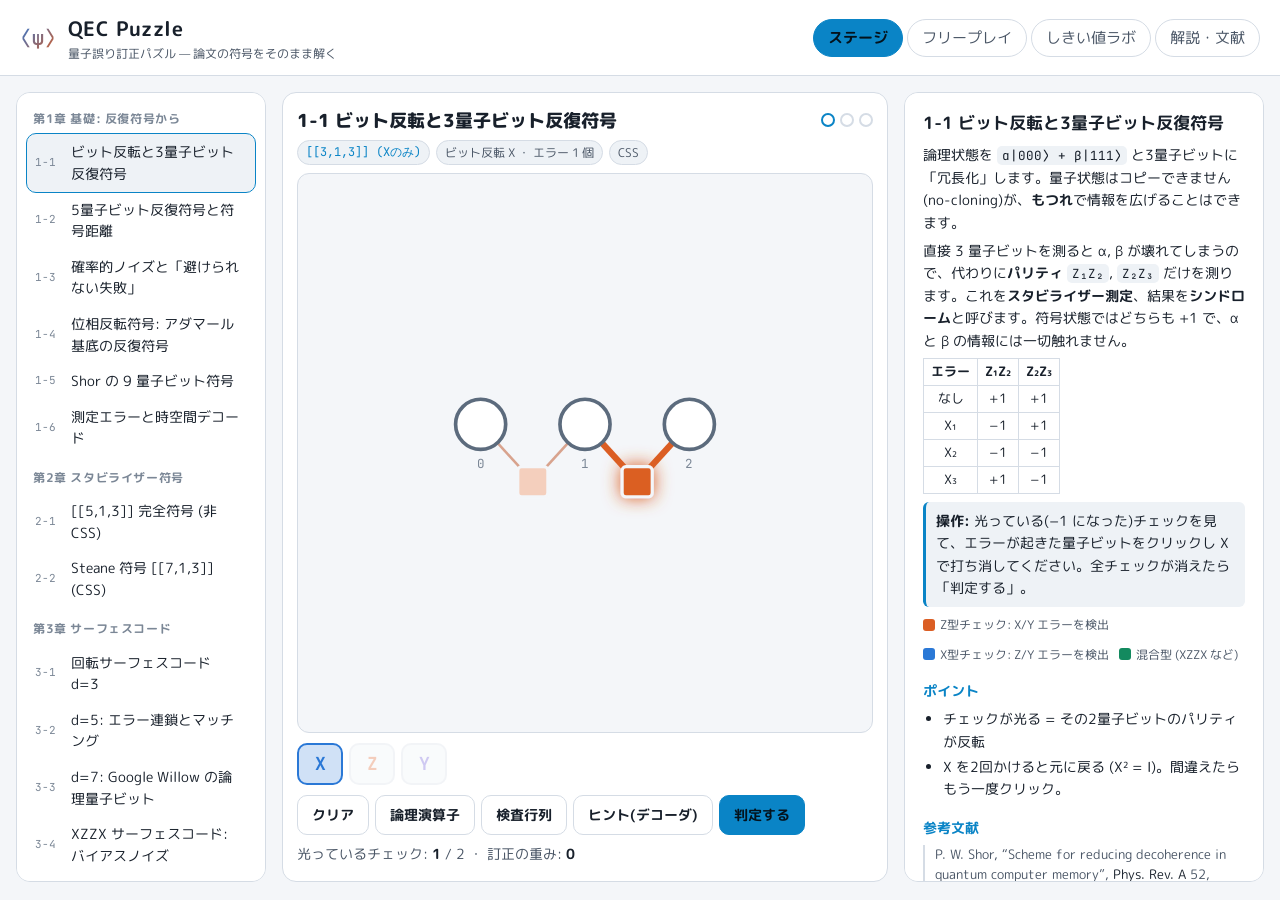
<file: qec/index.html>
<!doctype html>
<html lang="ja">
<head>
<meta charset="UTF-8">
<meta name="viewport" content="width=device-width, initial-scale=1">
<title>QEC Puzzle - 量子誤り訂正パズル</title>
<meta name="description" content="反復符号からサーフェスコード、カラーコード、qLDPC(二変数バイシクル符号)まで、実際の論文の構成で学ぶ量子誤り訂正パズル">
<link rel="preconnect" href="https://fonts.googleapis.com">
<link href="https://fonts.googleapis.com/css2?family=M+PLUS+Rounded+1c:wght@500;700;800&family=JetBrains+Mono:wght@500;700&display=swap" rel="stylesheet">
<link rel="stylesheet" href="style.css">
</head>
<body>
<header class="topbar">
  <div class="brand">
    <span class="logo" aria-hidden="true">⟨ψ⟩</span>
    <div>
      <h1>QEC Puzzle</h1>
      <div class="sub">量子誤り訂正パズル — 論文の符号をそのまま解く</div>
    </div>
  </div>
  <nav class="tabs" role="tablist">
    <button class="tab active" data-view="levels" role="tab">ステージ</button>
    <button class="tab" data-view="free" role="tab">フリープレイ</button>
    <button class="tab" data-view="lab" role="tab">しきい値ラボ</button>
    <button class="tab" data-view="refs" role="tab">解説・文献</button>
  </nav>
</header>

<main>
  <!-- ===================== PLAY VIEW (levels + free play) ===================== -->
  <section id="view-play" class="view active">
    <aside class="levelnav" id="levelnav"></aside>

    <div class="playcol">
      <div class="freebar" id="freebar" hidden>
        <label>符号 <select id="freeCode"></select></label>
        <label>ノイズ <select id="freeNoise">
          <option value="depol">脱分極 (X,Y,Z 等確率)</option>
          <option value="X">ビット反転 X のみ</option>
          <option value="Z">位相反転 Z のみ</option>
          <option value="biasZ">Z バイアス (η=100)</option>
        </select></label>
        <label>モード <select id="freeMode">
          <option value="count">エラー個数を固定</option>
          <option value="iid">物理エラー率 p (独立同分布)</option>
        </select></label>
        <label id="freeCountWrap">個数 <input id="freeCount" type="number" min="1" max="12" value="2"></label>
        <label id="freePWrap" hidden>p <input id="freeP" type="number" min="0.001" max="0.3" step="0.005" value="0.05"></label>
        <button class="btn" id="freeGo">新しい問題</button>
      </div>

      <div class="boardhead">
        <div>
          <div class="lvtitle" id="lvTitle">—</div>
          <div class="badges" id="lvBadges"></div>
        </div>
        <div class="rounds" id="roundDots"></div>
      </div>

      <div class="boardwrap" id="boardWrap">
        <svg id="board" role="img" aria-label="符号の盤面"></svg>
        <div class="tooltip" id="tip" hidden></div>
      </div>

      <div class="toolbar" id="toolbar">
        <div class="tools" role="radiogroup" aria-label="訂正に使うパウリ演算子">
          <button class="tool tx active" data-p="1" title="キー 1 / x">X</button>
          <button class="tool tz" data-p="2" title="キー 2 / z">Z</button>
          <button class="tool ty" data-p="3" title="キー 3 / y">Y</button>
        </div>
        <div class="actions">
          <button class="btn ghost" id="btnClear" title="訂正をすべて消す">クリア</button>
          <button class="btn ghost" id="btnLogical" title="論理演算子を表示">論理演算子</button>
          <button class="btn ghost" id="btnMatrix" title="検査行列を表示">検査行列</button>
          <button class="btn ghost" id="btnHint" title="キー h">ヒント(デコーダ)</button>
          <button class="btn primary" id="btnSubmit" title="Enter">判定する</button>
        </div>
      </div>
      <div class="status" id="status"></div>
      <div class="result" id="result" hidden></div>
      <canvas id="matrix" hidden></canvas>
    </div>

    <aside class="lesson" id="lesson"></aside>
  </section>

  <!-- ===================== LAB ===================== -->
  <section id="view-lab" class="view">
    <div class="labwrap">
      <div class="labintro">
        <h2>しきい値ラボ — 符号容量ノイズでのモンテカルロ実験</h2>
        <p>ゲームで使っているのと同じデコーダ (BP+OSD) で、物理エラー率 p に対する論理エラー率 p<sub>L</sub> を計測します。
          符号距離 d を大きくすると、しきい値 p<sub>th</sub> より下では p<sub>L</sub> が指数的に下がり、上では逆に悪化します。
          これが Google の Willow 実験 (Nature 2025) で示された「しきい値以下」の意味です (実機は測定エラーを含む回路ノイズなので、しきい値は ~1% と本ラボの値より低くなります)。</p>
      </div>
      <div class="labctl">
        <label>実験 <select id="labFamily">
          <option value="surf">回転サーフェスコード d = 3, 5, 7</option>
          <option value="color">6.6.6 カラーコード d = 3, 5, 7</option>
          <option value="rep">ビット反転反復符号 d = 3, 5, 7</option>
          <option value="bb">BB符号 [[72,12,6]] / [[90,8,10]] / [[144,12,12]]</option>
        </select></label>
        <label>ノイズ <select id="labNoise">
          <option value="depol">脱分極</option>
          <option value="X">ビット反転のみ</option>
        </select></label>
        <label>試行回数/点 <select id="labShots">
          <option>200</option><option selected>500</option><option>1000</option><option>3000</option>
        </select></label>
        <button class="btn primary" id="labRun">実行</button>
        <button class="btn ghost" id="labStop" disabled>停止</button>
        <span class="labprog" id="labProg"></span>
      </div>
      <div class="chartcard">
        <div class="legend" id="labLegend"></div>
        <div class="chartbox"><svg id="labChart"></svg><div class="tooltip" id="labTip" hidden></div></div>
        <details class="tableview"><summary>数値表を見る</summary><div id="labTable"></div></details>
        <p class="note" id="labNote"></p>
      </div>
    </div>
  </section>

  <!-- ===================== REFS ===================== -->
  <section id="view-refs" class="view">
    <article class="refs" id="refs"></article>
  </section>
</main>

<div class="modal" id="modal" hidden>
  <div class="modalcard" id="modalCard"></div>
</div>

<script src="core.js"></script>
<script src="levels.js"></script>
<script src="game.js"></script>
<script src="lab.js"></script>
</body>
</html>
</file>
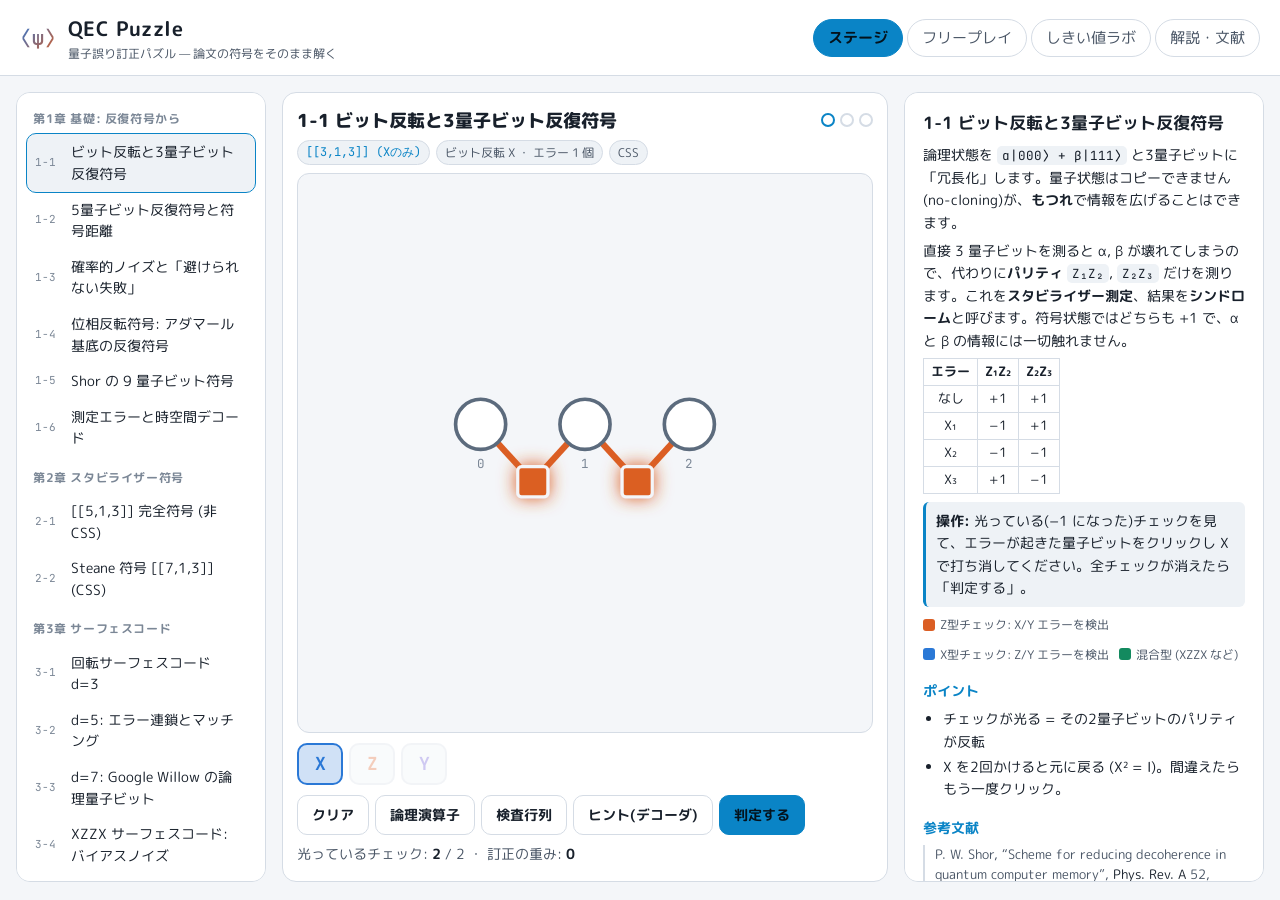
<file: qec-puzzle.html>
<!doctype html>
<html lang="ja">
<head>
<meta charset="UTF-8">
<meta name="viewport" content="width=device-width, initial-scale=1">
<title>QEC Puzzle - 量子誤り訂正パズル</title>
<meta name="description" content="反復符号からサーフェスコード、カラーコード、qLDPC(二変数バイシクル符号)まで、実際の論文の構成で学ぶ量子誤り訂正パズル">
<link rel="preconnect" href="https://fonts.googleapis.com">
<link href="https://fonts.googleapis.com/css2?family=M+PLUS+Rounded+1c:wght@500;700;800&family=JetBrains+Mono:wght@500;700&display=swap" rel="stylesheet">
<style>
:root {
  color-scheme: dark;
  --bg: #0d1117;
  --panel: #151b24;
  --panel2: #1c2430;
  --line: #2a3442;
  --text: #e8ecf1;
  --text2: #a9b4c2;
  --muted: #6f7c8c;
  --accent: #5cc8ff;
  --x: #3987e5;
  --z: #e8713a;
  --y: #9085e9;
  --m: #22b07d;
  --ok: #2fbf71;
  --bad: #ef5a5a;
  --warn: #e8b400;
  --face-r: #e56b6b;
  --face-g: #4cbf6b;
  --face-b: #5b8ff0;
  --qubit: #263243;
  --qubit-stroke: #8fa3ba;
  --surface-1: #151b24;
  --series-1: #3987e5;
  --series-2: #d95926;
  --series-3: #199e70;
}
@media (prefers-color-scheme: light) {
  :root:not([data-theme="dark"]) {
    color-scheme: light;
    --bg: #f4f6f9;
    --panel: #ffffff;
    --panel2: #eef2f6;
    --line: #d5dce5;
    --text: #18202b;
    --text2: #4a5666;
    --muted: #7b8796;
    --accent: #0a84c6;
    --x: #2a78d6;
    --z: #db5e24;
    --y: #6250d6;
    --m: #138a5f;
    --qubit: #ffffff;
    --qubit-stroke: #5c6b7d;
    --surface-1: #ffffff;
    --series-1: #2a78d6;
    --series-2: #eb6834;
    --series-3: #1baf7a;
  }
}
* { box-sizing: border-box; }
[hidden] { display: none !important; }
html, body { margin: 0; }
body {
  background: var(--bg);
  color: var(--text);
  font-family: 'M PLUS Rounded 1c', system-ui, sans-serif;
  font-size: 15px;
  line-height: 1.6;
}
button, select, input { font: inherit; color: inherit; }
.mono, code { font-family: 'JetBrains Mono', ui-monospace, monospace; }
code { background: var(--panel2); padding: 1px 5px; border-radius: 5px; font-size: 0.9em; }
a { color: var(--accent); }

/* ---------- header ---------- */
.topbar {
  display: flex; align-items: center; justify-content: space-between; gap: 16px; flex-wrap: wrap;
  padding: 12px 20px; border-bottom: 1px solid var(--line); background: var(--panel);
  position: sticky; top: 0; z-index: 20;
}
.brand { display: flex; align-items: center; gap: 12px; }
.logo {
  font-family: 'JetBrains Mono', monospace; font-weight: 700; font-size: 20px;
  background: linear-gradient(135deg, var(--x), var(--z)); -webkit-background-clip: text; background-clip: text; color: transparent;
}
h1 { margin: 0; font-size: 20px; letter-spacing: 0.02em; }
.sub { font-size: 12px; color: var(--text2); }
.tabs { display: flex; gap: 4px; flex-wrap: wrap; }
.tab {
  border: 1px solid var(--line); background: transparent; padding: 6px 14px; border-radius: 999px; cursor: pointer; color: var(--text2);
}
.tab.active { background: var(--accent); border-color: var(--accent); color: #04121c; font-weight: 700; }

.view { display: none; }
.view.active { display: grid; }

/* ---------- play layout ---------- */
#view-play {
  grid-template-columns: 250px minmax(0, 1fr) 360px;
  gap: 16px; padding: 16px; max-width: 1600px; margin: 0 auto;
}
@media (max-width: 1200px) { #view-play { grid-template-columns: 220px minmax(0, 1fr); } .lesson { grid-column: 1 / -1; } }


.levelnav, .lesson, .playcol { background: var(--panel); border: 1px solid var(--line); border-radius: 14px; }
.levelnav { padding: 10px; overflow-y: auto; max-height: calc(100vh - 110px); position: sticky; top: 76px; align-self: start; }

.chap { margin: 6px 0 12px; }
.chap h3 { font-size: 12px; color: var(--muted); margin: 6px 6px; letter-spacing: 0.05em; font-weight: 700; }
.lvbtn {
  display: flex; width: 100%; align-items: center; gap: 8px; text-align: left; border: 0; background: transparent;
  padding: 7px 8px; border-radius: 9px; cursor: pointer; color: var(--text); font-size: 13.5px;
}
.lvbtn:hover { background: var(--panel2); }
.lvbtn.active { background: var(--panel2); outline: 1px solid var(--accent); }
.lvbtn .num { font-family: 'JetBrains Mono', monospace; font-size: 11px; color: var(--muted); min-width: 28px; }
.lvbtn .stars { margin-left: auto; color: var(--warn); font-size: 11px; letter-spacing: -1px; white-space: nowrap; }

.playcol { padding: 14px; min-width: 0; }
.boardhead { display: flex; justify-content: space-between; align-items: flex-start; gap: 10px; margin-bottom: 8px; }
.lvtitle { font-size: 18px; font-weight: 800; }
.badges { display: flex; gap: 6px; flex-wrap: wrap; margin-top: 4px; }
.badge { font-size: 12px; padding: 2px 8px; border-radius: 999px; background: var(--panel2); color: var(--text2); border: 1px solid var(--line); }
.badge.code { font-family: 'JetBrains Mono', monospace; color: var(--accent); }
.rounds { display: flex; gap: 5px; padding-top: 6px; }
.rdot { width: 14px; height: 14px; border-radius: 50%; border: 2px solid var(--line); }
.rdot.cur { border-color: var(--accent); }
.rdot.ok { background: var(--ok); border-color: var(--ok); }
.rdot.bad { background: var(--bad); border-color: var(--bad); }
.rdot.meh { background: var(--warn); border-color: var(--warn); }

.boardwrap { position: relative; background: var(--bg); border: 1px solid var(--line); border-radius: 12px; overflow: hidden; }
#board { display: block; width: 100%; height: min(62vh, 640px); touch-action: manipulation; user-select: none; }
.tooltip {
  position: absolute; pointer-events: none; background: var(--panel2); border: 1px solid var(--line); color: var(--text);
  padding: 6px 9px; border-radius: 8px; font-size: 12px; max-width: 280px; z-index: 5; box-shadow: 0 6px 18px rgba(0,0,0,.3);
}

.toolbar { display: flex; justify-content: space-between; align-items: center; gap: 10px; flex-wrap: wrap; margin-top: 10px; }
.tools { display: flex; gap: 6px; }
.tool {
  width: 46px; height: 42px; border-radius: 10px; border: 2px solid var(--line); background: var(--panel2);
  font-family: 'JetBrains Mono', monospace; font-weight: 700; font-size: 18px; cursor: pointer;
}
.tool.tx { color: var(--x); } .tool.tz { color: var(--z); } .tool.ty { color: var(--y); }
.tool.active.tx { border-color: var(--x); background: color-mix(in srgb, var(--x) 22%, transparent); }
.tool.active.tz { border-color: var(--z); background: color-mix(in srgb, var(--z) 22%, transparent); }
.tool.active.ty { border-color: var(--y); background: color-mix(in srgb, var(--y) 22%, transparent); }
.tool:disabled { opacity: .3; cursor: not-allowed; }
.actions { display: flex; gap: 6px; flex-wrap: wrap; }
.btn { border: 1px solid var(--line); background: var(--panel2); padding: 8px 14px; border-radius: 10px; cursor: pointer; font-weight: 700; font-size: 13.5px; }
.btn:hover { border-color: var(--accent); }
.btn.primary { background: var(--accent); color: #04121c; border-color: var(--accent); }
.btn.ghost { background: transparent; }
.btn.on { border-color: var(--accent); color: var(--accent); }
.btn:disabled { opacity: .4; cursor: not-allowed; }
.status { margin-top: 8px; font-size: 13.5px; color: var(--text2); min-height: 22px; }
.status b { color: var(--text); }
.result { margin-top: 10px; padding: 12px 14px; border-radius: 12px; border: 1px solid var(--line); background: var(--panel2); }
.result.ok { border-color: var(--ok); }
.result.bad { border-color: var(--bad); }
.result.meh { border-color: var(--warn); }
.result h4 { margin: 0 0 4px; font-size: 16px; }
.result .row { display: flex; gap: 8px; flex-wrap: wrap; margin-top: 8px; }
.pstr { font-family: 'JetBrains Mono', monospace; font-size: 12px; word-break: break-all; color: var(--text2); }
#matrix { margin-top: 10px; width: 100%; border: 1px solid var(--line); border-radius: 10px; background: var(--bg); image-rendering: pixelated; }

.freebar { display: flex; gap: 10px; flex-wrap: wrap; align-items: end; padding: 10px; margin-bottom: 10px; background: var(--panel2); border-radius: 10px; }
.freebar label, .labctl label { display: flex; flex-direction: column; font-size: 12px; color: var(--text2); gap: 2px; }
select, input[type=number] { background: var(--panel); border: 1px solid var(--line); border-radius: 8px; padding: 6px 8px; }
input[type=number] { width: 90px; }

/* ---------- lesson ---------- */
.lesson { padding: 16px 18px; overflow-y: auto; max-height: calc(100vh - 110px); position: sticky; top: 76px; align-self: start; font-size: 14px; }
@media (max-width: 1200px) { .lesson { position: static; max-height: none; } }
.lesson h2 { font-size: 17px; margin: 0 0 8px; }
.lesson h3 { font-size: 14px; margin: 16px 0 6px; color: var(--accent); }
.lesson p { margin: 6px 0; }
.lesson ul { padding-left: 20px; margin: 6px 0; }
.lesson li { margin: 3px 0; }
.lesson .goal { background: var(--panel2); border-left: 3px solid var(--accent); padding: 8px 10px; border-radius: 6px; margin: 8px 0; }
.lesson table { border-collapse: collapse; font-size: 12.5px; margin: 6px 0; }
.lesson td, .lesson th { border: 1px solid var(--line); padding: 3px 7px; text-align: center; }
.ref { font-size: 12.5px; color: var(--text2); margin: 5px 0; padding-left: 10px; border-left: 2px solid var(--line); }
.ref i { color: var(--text); font-style: normal; }
.legendrow { display: flex; flex-wrap: wrap; gap: 10px; font-size: 12px; color: var(--text2); margin: 6px 0; }
.legendrow span { display: inline-flex; gap: 5px; align-items: center; }
.sw { width: 12px; height: 12px; border-radius: 3px; display: inline-block; }

/* ---------- SVG board ---------- */
.q circle.body { fill: var(--qubit); stroke: var(--qubit-stroke); stroke-width: 0.07; }
.q { cursor: pointer; }
.q:hover circle.body { stroke: var(--accent); stroke-width: 0.12; }
.q.hl circle.body { stroke: var(--accent); stroke-width: 0.14; }
.q.hasX circle.body { fill: color-mix(in srgb, var(--x) 35%, var(--qubit)); stroke: var(--x); }
.q.hasZ circle.body { fill: color-mix(in srgb, var(--z) 35%, var(--qubit)); stroke: var(--z); }
.q.hasY circle.body { fill: color-mix(in srgb, var(--y) 35%, var(--qubit)); stroke: var(--y); }
.q text.lbl { font-family: 'JetBrains Mono', monospace; font-weight: 700; text-anchor: middle; dominant-baseline: central; pointer-events: none; fill: var(--text); }
.q text.idx { fill: var(--muted); text-anchor: middle; pointer-events: none; font-family: 'JetBrains Mono', monospace; }
.q .errbadge circle { stroke: var(--bg); stroke-width: 0.05; }
.q .errbadge text { fill: #fff; font-weight: 700; text-anchor: middle; dominant-baseline: central; font-family: 'JetBrains Mono', monospace; pointer-events: none; }
.q .resid { fill: none; stroke: var(--bad); stroke-dasharray: 0.15 0.1; }
.q .logring { fill: none; stroke-width: 0.12; }

.st { cursor: pointer; }
.st .poly { stroke: var(--line); stroke-width: 0.05; transition: fill .15s; }
.st.X .poly { fill: color-mix(in srgb, var(--x) 16%, transparent); }
.st.Z .poly { fill: color-mix(in srgb, var(--z) 16%, transparent); }
.st.M .poly { fill: color-mix(in srgb, var(--m) 14%, transparent); }
.st.on.X .poly { fill: color-mix(in srgb, var(--x) 60%, transparent); }
.st.on.Z .poly { fill: color-mix(in srgb, var(--z) 60%, transparent); }
.st.on.M .poly { fill: color-mix(in srgb, var(--m) 60%, transparent); }
.st .mk { stroke: var(--bg); stroke-width: 0.06; }
.st.X .mk { fill: color-mix(in srgb, var(--x) 30%, var(--panel)); }
.st.Z .mk { fill: color-mix(in srgb, var(--z) 30%, var(--panel)); }
.st.M .mk { fill: color-mix(in srgb, var(--m) 30%, var(--panel)); }
.st.on.X .mk { fill: var(--x); filter: url(#glowX); }
.st.on.Z .mk { fill: var(--z); filter: url(#glowZ); }
.st.on.M .mk { fill: var(--m); filter: url(#glowM); }
.st.on .mk { animation: pulse 1.4s ease-in-out infinite; }
.st.hl .mk, .st.hl .poly { stroke: var(--accent); stroke-width: 0.12; }
@keyframes pulse { 50% { opacity: .55; } }
@media (prefers-reduced-motion: reduce) { .st.on .mk { animation: none; } }
.edge { stroke: var(--line); stroke-width: 0.05; }
.edge.X { stroke: color-mix(in srgb, var(--x) 45%, var(--line)); }
.edge.Z { stroke: color-mix(in srgb, var(--z) 45%, var(--line)); }
.edge.M { stroke: color-mix(in srgb, var(--m) 45%, var(--line)); }
.edge.on { stroke-width: 0.12; }
.edge.on.X { stroke: var(--x); } .edge.on.Z { stroke: var(--z); } .edge.on.M { stroke: var(--m); }
.edge.hl { stroke: var(--accent); stroke-width: 0.12; }
.plet { font-family: 'JetBrains Mono', monospace; font-weight: 700; text-anchor: middle; dominant-baseline: central; pointer-events: none; }
.plet.pX { fill: var(--x); } .plet.pZ { fill: var(--z); } .plet.pY { fill: var(--y); }
.face { stroke: none; }
.face.r { fill: color-mix(in srgb, var(--face-r) 20%, transparent); }
.face.g { fill: color-mix(in srgb, var(--face-g) 20%, transparent); }
.face.b { fill: color-mix(in srgb, var(--face-b) 20%, transparent); }
.faceline { fill: none; stroke: var(--line); stroke-width: 0.05; }
.ghost text { fill: var(--accent); }
.ghost circle { fill: none; stroke: var(--accent); stroke-dasharray: 0.12 0.08; stroke-width: 0.08; }
.torusnote { fill: var(--muted); font-size: 0.6px; }

/* spacetime */
.stgrid { stroke: var(--line); stroke-width: 0.04; }
.stdata { stroke: color-mix(in srgb, var(--x) 30%, var(--line)); stroke-width: 0.06; stroke-dasharray: 0.15 0.15; }
.ev { cursor: pointer; }
.ev circle { fill: var(--z); stroke: var(--bg); stroke-width: 0.05; }
.ev.sel circle { stroke: var(--accent); stroke-width: 0.14; }
.ev.paired circle { fill: color-mix(in srgb, var(--z) 45%, var(--panel)); }
.syncell { fill: var(--panel2); }
.syncell.on { fill: color-mix(in srgb, var(--z) 30%, var(--panel2)); }
.bound { fill: color-mix(in srgb, var(--accent) 8%, transparent); stroke: var(--line); stroke-width: 0.04; cursor: pointer; }
.bound:hover { fill: color-mix(in srgb, var(--accent) 20%, transparent); }
.pairline { stroke: var(--accent); stroke-width: 0.12; stroke-linecap: round; }
.pairline.dec { stroke: var(--warn); stroke-dasharray: 0.2 0.15; }
.axislbl { fill: var(--muted); font-size: 0.42px; font-family: 'JetBrains Mono', monospace; }
.faultmark { font-family: 'JetBrains Mono', monospace; font-weight: 700; text-anchor: middle; dominant-baseline: central; font-size: 0.5px; }

/* ---------- modal ---------- */
.modal { position: fixed; inset: 0; background: rgba(0,0,0,.55); display: flex; align-items: center; justify-content: center; z-index: 50; padding: 16px; }
.modal[hidden] { display: none; }
.modalcard { background: var(--panel); border: 1px solid var(--line); border-radius: 16px; padding: 20px 22px; max-width: 480px; width: 100%; text-align: center; }
.modalcard .bigstars { font-size: 34px; color: var(--warn); letter-spacing: 4px; }

/* ---------- lab ---------- */
#view-lab, #view-refs { padding: 16px; max-width: 1100px; margin: 0 auto; }
.labwrap { display: flex; flex-direction: column; gap: 12px; }
.labintro h2 { margin: 0 0 6px; font-size: 18px; }
.labintro p { color: var(--text2); margin: 0; font-size: 14px; }
.labctl { display: flex; gap: 10px; flex-wrap: wrap; align-items: end; background: var(--panel); border: 1px solid var(--line); border-radius: 12px; padding: 12px; }
.labprog { font-size: 13px; color: var(--text2); }
.chartcard { background: var(--surface-1); border: 1px solid var(--line); border-radius: 12px; padding: 14px; }
.chartbox { position: relative; }
#labChart { width: 100%; height: 420px; display: block; }
.legend { display: flex; gap: 14px; flex-wrap: wrap; font-size: 13px; color: var(--text2); margin-bottom: 6px; }
.legend span { display: inline-flex; align-items: center; gap: 6px; }
.legend i { width: 14px; height: 3px; border-radius: 2px; display: inline-block; }
.tableview { margin-top: 8px; font-size: 13px; }
.tableview table { border-collapse: collapse; margin-top: 6px; }
.tableview td, .tableview th { border: 1px solid var(--line); padding: 3px 8px; text-align: right; font-family: 'JetBrains Mono', monospace; font-size: 12px; }
.note { font-size: 12.5px; color: var(--muted); }
.gridline { stroke: var(--line); stroke-width: 1; }
.axis text { fill: var(--muted); font-size: 11px; font-family: 'JetBrains Mono', monospace; }
.axistitle { fill: var(--text2); font-size: 12px; }

/* ---------- refs ---------- */
.refs { background: var(--panel); border: 1px solid var(--line); border-radius: 14px; padding: 18px 22px; }
.refs h2 { font-size: 18px; margin-top: 0; }
.refs h3 { color: var(--accent); font-size: 15px; margin-top: 22px; }
.refs p, .refs li { font-size: 14px; color: var(--text2); }
.refs dt { font-weight: 700; margin-top: 10px; }
.refs dd { margin: 2px 0 0 0; color: var(--text2); font-size: 14px; }
.reftable { border-collapse: collapse; font-size: 13px; margin: 8px 0; }
.reftable td, .reftable th { border: 1px solid var(--line); padding: 4px 8px; color: var(--text2); }

/* ---------- phone layout (kept last so it wins) ---------- */
@media (max-width: 760px) {
  #view-play { grid-template-columns: minmax(0, 1fr); padding: 10px; }
  .levelnav { position: static; max-height: 200px; }
  .topbar { position: static; padding: 10px 16px; }
  #board { height: 58vh; }
  .actions .btn { padding: 7px 10px; font-size: 12.5px; }
}

</style>
</head>
<body>
<header class="topbar">
  <div class="brand">
    <span class="logo" aria-hidden="true">⟨ψ⟩</span>
    <div>
      <h1>QEC Puzzle</h1>
      <div class="sub">量子誤り訂正パズル — 論文の符号をそのまま解く</div>
    </div>
  </div>
  <nav class="tabs" role="tablist">
    <button class="tab active" data-view="levels" role="tab">ステージ</button>
    <button class="tab" data-view="free" role="tab">フリープレイ</button>
    <button class="tab" data-view="lab" role="tab">しきい値ラボ</button>
    <button class="tab" data-view="refs" role="tab">解説・文献</button>
  </nav>
</header>

<main>
  <!-- ===================== PLAY VIEW (levels + free play) ===================== -->
  <section id="view-play" class="view active">
    <aside class="levelnav" id="levelnav"></aside>

    <div class="playcol">
      <div class="freebar" id="freebar" hidden>
        <label>符号 <select id="freeCode"></select></label>
        <label>ノイズ <select id="freeNoise">
          <option value="depol">脱分極 (X,Y,Z 等確率)</option>
          <option value="X">ビット反転 X のみ</option>
          <option value="Z">位相反転 Z のみ</option>
          <option value="biasZ">Z バイアス (η=100)</option>
        </select></label>
        <label>モード <select id="freeMode">
          <option value="count">エラー個数を固定</option>
          <option value="iid">物理エラー率 p (独立同分布)</option>
        </select></label>
        <label id="freeCountWrap">個数 <input id="freeCount" type="number" min="1" max="12" value="2"></label>
        <label id="freePWrap" hidden>p <input id="freeP" type="number" min="0.001" max="0.3" step="0.005" value="0.05"></label>
        <button class="btn" id="freeGo">新しい問題</button>
      </div>

      <div class="boardhead">
        <div>
          <div class="lvtitle" id="lvTitle">—</div>
          <div class="badges" id="lvBadges"></div>
        </div>
        <div class="rounds" id="roundDots"></div>
      </div>

      <div class="boardwrap" id="boardWrap">
        <svg id="board" role="img" aria-label="符号の盤面"></svg>
        <div class="tooltip" id="tip" hidden></div>
      </div>

      <div class="toolbar" id="toolbar">
        <div class="tools" role="radiogroup" aria-label="訂正に使うパウリ演算子">
          <button class="tool tx active" data-p="1" title="キー 1 / x">X</button>
          <button class="tool tz" data-p="2" title="キー 2 / z">Z</button>
          <button class="tool ty" data-p="3" title="キー 3 / y">Y</button>
        </div>
        <div class="actions">
          <button class="btn ghost" id="btnClear" title="訂正をすべて消す">クリア</button>
          <button class="btn ghost" id="btnLogical" title="論理演算子を表示">論理演算子</button>
          <button class="btn ghost" id="btnMatrix" title="検査行列を表示">検査行列</button>
          <button class="btn ghost" id="btnHint" title="キー h">ヒント(デコーダ)</button>
          <button class="btn primary" id="btnSubmit" title="Enter">判定する</button>
        </div>
      </div>
      <div class="status" id="status"></div>
      <div class="result" id="result" hidden></div>
      <canvas id="matrix" hidden></canvas>
    </div>

    <aside class="lesson" id="lesson"></aside>
  </section>

  <!-- ===================== LAB ===================== -->
  <section id="view-lab" class="view">
    <div class="labwrap">
      <div class="labintro">
        <h2>しきい値ラボ — 符号容量ノイズでのモンテカルロ実験</h2>
        <p>ゲームで使っているのと同じデコーダ (BP+OSD) で、物理エラー率 p に対する論理エラー率 p<sub>L</sub> を計測します。
          符号距離 d を大きくすると、しきい値 p<sub>th</sub> より下では p<sub>L</sub> が指数的に下がり、上では逆に悪化します。
          これが Google の Willow 実験 (Nature 2025) で示された「しきい値以下」の意味です (実機は測定エラーを含む回路ノイズなので、しきい値は ~1% と本ラボの値より低くなります)。</p>
      </div>
      <div class="labctl">
        <label>実験 <select id="labFamily">
          <option value="surf">回転サーフェスコード d = 3, 5, 7</option>
          <option value="color">6.6.6 カラーコード d = 3, 5, 7</option>
          <option value="rep">ビット反転反復符号 d = 3, 5, 7</option>
          <option value="bb">BB符号 [[72,12,6]] / [[90,8,10]] / [[144,12,12]]</option>
        </select></label>
        <label>ノイズ <select id="labNoise">
          <option value="depol">脱分極</option>
          <option value="X">ビット反転のみ</option>
        </select></label>
        <label>試行回数/点 <select id="labShots">
          <option>200</option><option selected>500</option><option>1000</option><option>3000</option>
        </select></label>
        <button class="btn primary" id="labRun">実行</button>
        <button class="btn ghost" id="labStop" disabled>停止</button>
        <span class="labprog" id="labProg"></span>
      </div>
      <div class="chartcard">
        <div class="legend" id="labLegend"></div>
        <div class="chartbox"><svg id="labChart"></svg><div class="tooltip" id="labTip" hidden></div></div>
        <details class="tableview"><summary>数値表を見る</summary><div id="labTable"></div></details>
        <p class="note" id="labNote"></p>
      </div>
    </div>
  </section>

  <!-- ===================== REFS ===================== -->
  <section id="view-refs" class="view">
    <article class="refs" id="refs"></article>
  </section>
</main>

<div class="modal" id="modal" hidden>
  <div class="modalcard" id="modalCard"></div>
</div>

<script>
/*
 * QEC core: GF(2) linear algebra, stabilizer codes, decoders.
 * Works in the browser (window.QEC) and in Node (globalThis.QEC) for tests.
 *
 * Pauli operators on n qubits are stored in the binary symplectic form
 * (x | z), each half a Uint8Array of length n.  Two Paulis commute iff
 * x1·z2 + z1·x2 = 0 (mod 2).  Syndrome bit i of error E is the symplectic
 * product of stabilizer generator i with E.
 */
(function (root) {
  'use strict';

  // ------------------------------------------------------------------
  // GF(2) helpers (rows are Uint8Array of 0/1)
  // ------------------------------------------------------------------
  const zeros = n => new Uint8Array(n);
  const xorInto = (a, b) => { for (let i = 0; i < a.length; i++) a[i] ^= b[i]; return a; };
  const weightOf = v => { let w = 0; for (let i = 0; i < v.length; i++) w += v[i]; return w; };
  const dot = (a, b) => { let s = 0; for (let i = 0; i < a.length; i++) s ^= a[i] & b[i]; return s; };
  const isZero = v => { for (let i = 0; i < v.length; i++) if (v[i]) return false; return true; };

  // Row-reduce a copy; returns {rows, pivots, rank}
  function rref(M, ncols) {
    const rows = M.map(r => Uint8Array.from(r));
    const n = ncols ?? (rows[0] ? rows[0].length : 0);
    const pivots = [];
    let rk = 0;
    for (let c = 0; c < n && rk < rows.length; c++) {
      let p = -1;
      for (let r = rk; r < rows.length; r++) if (rows[r][c]) { p = r; break; }
      if (p < 0) continue;
      if (p !== rk) { const t = rows[p]; rows[p] = rows[rk]; rows[rk] = t; }
      for (let r = 0; r < rows.length; r++) if (r !== rk && rows[r][c]) xorInto(rows[r], rows[rk]);
      pivots.push(c);
      rk++;
    }
    return { rows: rows.slice(0, rk), pivots, rank: rk };
  }
  const rank = M => (M.length ? rref(M).rank : 0);

  // Incremental span membership: keeps an echelon basis.
  class Span {
    constructor(len) { this.len = len; this.basis = []; this.piv = []; }
    reduce(v) {
      const w = Uint8Array.from(v);
      for (let i = 0; i < this.basis.length; i++) if (w[this.piv[i]]) xorInto(w, this.basis[i]);
      return w;
    }
    contains(v) { return isZero(this.reduce(v)); }
    add(v) {
      const w = this.reduce(v);
      const p = w.indexOf(1);
      if (p < 0) return false;
      for (let i = 0; i < this.basis.length; i++) if (this.basis[i][p]) xorInto(this.basis[i], w);
      this.basis.push(w); this.piv.push(p);
      return true;
    }
  }

  // Kernel (null space) basis of M (rows) with ncols columns.
  function kernel(M, ncols) {
    const { rows, pivots } = rref(M, ncols);
    const isPiv = new Uint8Array(ncols);
    pivots.forEach(c => (isPiv[c] = 1));
    const basis = [];
    for (let f = 0; f < ncols; f++) {
      if (isPiv[f]) continue;
      const v = zeros(ncols);
      v[f] = 1;
      for (let r = 0; r < rows.length; r++) if (rows[r][f]) v[pivots[r]] = 1;
      basis.push(v);
    }
    return basis;
  }

  // ------------------------------------------------------------------
  // Pauli helpers
  // ------------------------------------------------------------------
  const P = { I: 0, X: 1, Z: 2, Y: 3 }; // bit0 = x, bit1 = z
  const PNAME = ['I', 'X', 'Z', 'Y'];
  function pauliVec(n) { return { x: zeros(n), z: zeros(n) }; }
  function pauliGet(e, i) { return e.x[i] | (e.z[i] << 1); }
  function pauliApply(e, i, p) { e.x[i] ^= p & 1; e.z[i] ^= (p >> 1) & 1; }
  function pauliWeight(e) { let w = 0; for (let i = 0; i < e.x.length; i++) w += (e.x[i] | e.z[i]); return w; }
  function pauliClone(e) { return { x: Uint8Array.from(e.x), z: Uint8Array.from(e.z) }; }
  function pauliMul(a, b) { return { x: xorInto(Uint8Array.from(a.x), b.x), z: xorInto(Uint8Array.from(a.z), b.z) }; }
  const symp = (a, b) => dot(a.x, b.z) ^ dot(a.z, b.x);
  const toFlat = e => { const n = e.x.length, v = zeros(2 * n); v.set(e.x, 0); v.set(e.z, n); return v; };
  const fromFlat = v => { const n = v.length / 2; return { x: v.slice(0, n), z: v.slice(n) }; };
  function pauliString(e) { let s = ''; for (let i = 0; i < e.x.length; i++) s += PNAME[pauliGet(e, i)]; return s; }
  function parsePauli(str) {
    const e = pauliVec(str.length);
    for (let i = 0; i < str.length; i++) pauliApply(e, i, P[str[i]] || 0);
    return e;
  }

  // ------------------------------------------------------------------
  // Stabilizer code object
  // ------------------------------------------------------------------
  // stabs: [{x, z, kind:'X'|'Z'|'M', pos:[x,y], poly?:[[x,y],..], face?:int}]
  // qubits: [{pos:[x,y], label?}]
  class Code {
    constructor(opts) {
      Object.assign(this, opts);
      this.n = this.qubits.length;
      this.m = this.stabs.length;
      const S = this.stabs.map(s => toFlat(s));
      this.stabSpan = new Span(2 * this.n);
      S.forEach(v => this.stabSpan.add(v));
      this.rankS = this.stabSpan.basis.length;
      this.k = this.n - this.rankS;
      this.css = this.stabs.every(s => isZero(s.x) || isZero(s.z));
      // adjacency: qubit -> stabilizer indices
      this.qubitStabs = Array.from({ length: this.n }, () => []);
      this.stabSupport = this.stabs.map((s, j) => {
        const sup = [];
        for (let i = 0; i < this.n; i++) if (s.x[i] || s.z[i]) { sup.push(i); this.qubitStabs[i].push(j); }
        return sup;
      });
      // binary parity-check for decoding: syndrome = Hdec · [ex | ez]
      // stab (sx|sz) anticommutes with (ex|ez) iff sx·ez + sz·ex = 1
      this.Hdec = this.stabs.map(s => { const r = zeros(2 * this.n); r.set(s.z, 0); r.set(s.x, this.n); return r; });
      this._logicals = null;
    }
    commutationErrors() {
      const bad = [];
      for (let i = 0; i < this.m; i++) for (let j = i + 1; j < this.m; j++) if (symp(this.stabs[i], this.stabs[j])) bad.push([i, j]);
      return bad;
    }
    syndrome(e) {
      const s = zeros(this.m);
      for (let j = 0; j < this.m; j++) {
        const st = this.stabs[j];
        let b = 0;
        for (const i of this.stabSupport[j]) b ^= (st.x[i] & e.z[i]) ^ (st.z[i] & e.x[i]);
        s[j] = b;
      }
      return s;
    }
    isStabilizer(e) { return this.stabSpan.contains(toFlat(e)); }
    // Symplectic basis of logical operators: [{X: pauli, Z: pauli}] (length k)
    logicals() {
      if (this._logicals) return this._logicals;
      const n = this.n;
      let L = [];
      if (this.css) {
        const Hx = this.stabs.filter(s => !isZero(s.x)).map(s => s.x);
        const Hz = this.stabs.filter(s => !isZero(s.z)).map(s => s.z);
        const pick = (ker, rowsp) => {
          const sp = new Span(n); rowsp.forEach(r => sp.add(r));
          const out = [];
          for (const v of ker) if (sp.add(v)) out.push(v);
          return out;
        };
        const lx = pick(kernel(Hz, n), Hx).map(v => ({ x: v, z: zeros(n) }));
        const lz = pick(kernel(Hx, n), Hz).map(v => ({ x: zeros(n), z: v }));
        L = symplecticPairs(lx, lz);
      } else {
        // normalizer = kernel of swapped stabilizer matrix
        const Sw = this.stabs.map(s => { const r = zeros(2 * n); r.set(s.z, 0); r.set(s.x, n); return r; });
        const N = kernel(Sw, 2 * n);
        const sp = new Span(2 * n); this.stabs.forEach(s => sp.add(toFlat(s)));
        const extra = [];
        for (const v of N) if (sp.add(v)) extra.push(fromFlat(v));
        L = symplecticPairs(extra, []);
      }
      // shorten each logical by greedy multiplication with stabilizers (display only)
      for (const pr of L) { pr.X = this.reduceWeight(pr.X); pr.Z = this.reduceWeight(pr.Z); }
      this._logicals = L;
      return L;
    }
    reduceWeight(op) {
      let cur = pauliClone(op), w = pauliWeight(cur), improved = true, guard = 0;
      while (improved && guard++ < 50) {
        improved = false;
        for (const s of this.stabs) {
          const t = pauliMul(cur, s), tw = pauliWeight(t);
          if (tw < w) { cur = t; w = tw; improved = true; }
        }
      }
      return cur;
    }
    // Classify residual R = E·C:  {ok, syndromeClear, logicalFlips:[{q, X:bool, Z:bool}]}
    classify(residual) {
      const syn = this.syndrome(residual);
      if (!isZero(syn)) return { ok: false, syndromeClear: false, flips: [] };
      if (this.isStabilizer(residual)) return { ok: true, syndromeClear: true, flips: [] };
      const flips = [];
      this.logicals().forEach((pr, q) => {
        const fx = symp(residual, pr.Z), fz = symp(residual, pr.X); // anticommute with Z̄ => X̄ flip
        if (fx || fz) flips.push({ q, X: !!fx, Z: !!fz });
      });
      return { ok: false, syndromeClear: true, flips };
    }
  }

  // Given candidate logicals A (X-like) and B (Z-like) (may be mixed lists),
  // produce k symplectic pairs via Gram–Schmidt.
  function symplecticPairs(A, B) {
    let pool = A.concat(B).map(pauliClone);
    const pairs = [];
    while (pool.length) {
      // prefer an X-type first element (for CSS readability)
      let ai = pool.findIndex(v => isZero(v.z));
      if (ai < 0) ai = 0;
      const a = pool.splice(ai, 1)[0];
      const bi = pool.findIndex(v => symp(a, v));
      if (bi < 0) continue; // should not happen for a valid logical set
      const b = pool.splice(bi, 1)[0];
      pool = pool.map(c => {
        let r = c;
        if (symp(r, b)) r = pauliMul(r, a);
        if (symp(r, a)) r = pauliMul(r, b);
        return r;
      });
      pairs.push({ X: a, Z: b });
    }
    return pairs;
  }

  // ------------------------------------------------------------------
  // Code constructions (all from the literature; see refs in levels.js)
  // ------------------------------------------------------------------
  function stabFrom(n, xs, zs, extra) {
    const s = { x: zeros(n), z: zeros(n) };
    (xs || []).forEach(i => (s.x[i] = 1));
    (zs || []).forEach(i => (s.z[i] = 1));
    s.kind = xs && xs.length && zs && zs.length ? 'M' : (xs && xs.length ? 'X' : 'Z');
    return Object.assign(s, extra || {});
  }
  const centroid = pts => [pts.reduce((a, p) => a + p[0], 0) / pts.length, pts.reduce((a, p) => a + p[1], 0) / pts.length];

  // Repetition code: d qubits on a line. basis 'Z' => Z_iZ_{i+1} checks (bit-flip code)
  function repetition(d, basis = 'Z') {
    const qubits = Array.from({ length: d }, (_, i) => ({ pos: [i * 2, 0] }));
    const stabs = [];
    for (let i = 0; i < d - 1; i++) {
      const sup = [i, i + 1];
      stabs.push(stabFrom(d, basis === 'X' ? sup : [], basis === 'Z' ? sup : [], { pos: [i * 2 + 1, 1.1], style: 'node' }));
    }
    // classical distance d against one error type only (quantum distance is 1)
    return new Code({ id: `rep${basis}${d}`, name: `${d}量子ビット${basis === 'Z' ? 'ビット反転' : '位相反転'}反復符号`, params: [d, 1, d], qubits, stabs, layout: 'line', protects: basis === 'Z' ? 'X' : 'Z' });
  }

  // Shor [[9,1,3]] (Shor 1995)
  function shor9() {
    const n = 9, qubits = [];
    for (let r = 0; r < 3; r++) for (let c = 0; c < 3; c++) qubits.push({ pos: [c * 2.2, r * 2.4] });
    const stabs = [];
    for (let r = 0; r < 3; r++) for (let c = 0; c < 2; c++) {
      const a = r * 3 + c;
      stabs.push(stabFrom(n, [], [a, a + 1], { pos: [c * 2.2 + 1.1, r * 2.4 + 0.75], style: 'node' }));
    }
    for (let r = 0; r < 2; r++) {
      const sup = []; for (let c = 0; c < 3; c++) sup.push(r * 3 + c, (r + 1) * 3 + c);
      stabs.push(stabFrom(n, sup, [], { pos: [-1.6, r * 2.4 + 1.2], style: 'node' }));
    }
    return new Code({ id: 'shor9', name: 'Shor 9量子ビット符号', params: [9, 1, 3], qubits, stabs });
  }

  // [[5,1,3]] perfect code: cyclic shifts of XZZXI (Laflamme et al. 1996; Bennett et al. 1996)
  function fiveQubit() {
    const n = 5, R = 2.6;
    const qubits = Array.from({ length: n }, (_, i) => {
      const t = -Math.PI / 2 + (2 * Math.PI * i) / n;
      return { pos: [R * Math.cos(t), R * Math.sin(t)] };
    });
    const base = 'XZZXI', stabs = [];
    for (let s = 0; s < 4; s++) {
      const str = base.slice(n - s) + base.slice(0, n - s);
      const st = parsePauli(str);
      const t = -Math.PI / 2 + (2 * Math.PI * (s + 1.5)) / n;
      stabs.push(Object.assign(st, { kind: 'M', label: str, pos: [0.95 * Math.cos(t), 0.95 * Math.sin(t)], style: 'node' }));
    }
    return new Code({ id: 'five', name: '[[5,1,3]] 完全符号', params: [5, 1, 3], qubits, stabs });
  }

  // Triangular 6.6.6 colour code of distance d (Bombin & Martin-Delgado 2006).
  // d=3 is the Steane [[7,1,3]] code.
  function colorCode(d) {
    const N = (3 * (d - 1)) / 2;
    const col = (a, b) => ((((a - b + 1) % 3) + 3) % 3);
    const pos = (a, b) => [(a + b / 2) * 1.6, -(b * Math.sqrt(3) / 2) * 1.6];
    const qkey = new Map(), qubits = [];
    for (let b = N; b >= 0; b--) for (let a = 0; a + b <= N; a++) if (col(a, b) !== 0) { qkey.set(a + ',' + b, qubits.length); qubits.push({ pos: pos(a, b), ab: [a, b] }); }
    const nb = [[1, 0], [0, 1], [-1, 1], [-1, 0], [0, -1], [1, -1]];
    const faces = [];
    for (let b = N; b >= 0; b--) for (let a = 0; a + b <= N; a++) {
      if (col(a, b) !== 0) continue;
      const sup = nb.map(([da, db]) => qkey.get(a + da + ',' + (b + db))).filter(v => v !== undefined);
      if (sup.length < 4) continue;
      // polygon ordered by angle around the face centre
      const c = pos(a, b);
      const ordered = sup.slice().sort((i, j) => Math.atan2(qubits[i].pos[1] - c[1], qubits[i].pos[0] - c[0]) - Math.atan2(qubits[j].pos[1] - c[1], qubits[j].pos[0] - c[0]));
      const poly = ordered.map(i => qubits[i].pos);
      // face colour: proper 3-colouring of the colour-0 sublattice (neighbours differ in b by ±1, ±2)
      faces.push({ sup, poly, centre: centroid(poly), color: ['r', 'g', 'b'][b % 3] });
    }
    const n = qubits.length, stabs = [];
    faces.forEach((f, fi) => {
      const [cx, cy] = f.centre, off = 0.32;
      stabs.push(stabFrom(n, f.sup, [], { pos: [cx - off, cy], face: fi, style: 'face' }));
      stabs.push(stabFrom(n, [], f.sup, { pos: [cx + off, cy], face: fi, style: 'face' }));
    });
    const name = d === 3 ? 'Steane [[7,1,3]] (d=3 カラーコード)' : `6.6.6 カラーコード d=${d}`;
    return new Code({ id: 'color' + d, name, params: [n, 1, d], qubits, stabs, faces });
  }

  // Rotated surface code distance d (Bombin & Martin-Delgado 2007; Horsman et al. 2012)
  function rotatedSurface(d) {
    const n = d * d, qubits = [];
    const q = (r, c) => r * d + c;
    for (let r = 0; r < d; r++) for (let c = 0; c < d; c++) qubits.push({ pos: [c * 2, r * 2], rc: [r, c] });
    const stabs = [];
    for (let r = -1; r < d; r++) for (let c = -1; c < d; c++) {
      const isX = ((r + c) % 2 + 2) % 2 === 0;
      const cells = [[r, c], [r, c + 1], [r + 1, c + 1], [r + 1, c]].filter(([a, b]) => a >= 0 && a < d && b >= 0 && b < d);
      const topBottom = r === -1 || r === d - 1, leftRight = c === -1 || c === d - 1;
      if (cells.length === 4) {/* bulk */} else if (cells.length === 2) {
        if (topBottom && !isX) continue; // X-type boundary checks on top/bottom
        if (leftRight && isX) continue; // Z-type boundary checks on left/right
      } else continue;
      const sup = cells.map(([a, b]) => q(a, b));
      let poly = cells.map(([a, b]) => [b * 2, a * 2]);
      if (cells.length === 2) {
        // half-disc bulge outward
        const [p1, p2] = poly, mid = [(p1[0] + p2[0]) / 2, (p1[1] + p2[1]) / 2];
        const out = r === -1 ? [0, -1] : r === d - 1 ? [0, 1] : c === -1 ? [-1, 0] : [1, 0];
        // half-disc bulging outward: quadratic Bézier with control point 2 units out
        const ctrl = [mid[0] + out[0] * 2, mid[1] + out[1] * 2];
        poly = [p1, ctrl, p2];
        poly.curve = true;
      }
      const pos = cells.length === 4 ? [c * 2 + 1, r * 2 + 1] : [(poly[0][0] + poly[2][0]) / 2 + (poly[1][0] - (poly[0][0] + poly[2][0]) / 2) * 0.45, (poly[0][1] + poly[2][1]) / 2 + (poly[1][1] - (poly[0][1] + poly[2][1]) / 2) * 0.45];
      stabs.push(stabFrom(n, isX ? sup : [], isX ? [] : sup, { pos, poly, curve: !!poly.curve, style: 'plaq' }));
    }
    return new Code({ id: 'surf' + d, name: `回転サーフェスコード d=${d}`, params: [n, 1, d], qubits, stabs });
  }

  // XZZX surface code (Bonilla Ataides et al. 2021): Hadamard on one checkerboard
  // sublattice of the rotated surface code -> every bulk check reads XZZX.
  function xzzxSurface(d) {
    const base = rotatedSurface(d);
    const stabs = base.stabs.map(s => {
      const t = { x: Uint8Array.from(s.x), z: Uint8Array.from(s.z), pos: s.pos, poly: s.poly, curve: s.curve, style: 'plaq', kind: 'M' };
      for (let i = 0; i < base.n; i++) {
        const [r, c] = base.qubits[i].rc;
        if ((r + c) % 2 === 1) { const a = t.x[i]; t.x[i] = t.z[i]; t.z[i] = a; }
      }
      return t;
    });
    return new Code({ id: 'xzzx' + d, name: `XZZX サーフェスコード d=${d}`, params: [d * d, 1, d], qubits: base.qubits, stabs });
  }

  // Hypergraph product (Tillich & Zémor 2009): Hx=[H1⊗I | I⊗H2^T], Hz=[I⊗H2 | H1^T⊗I]
  function hypergraphProduct(H1, H2, meta) {
    const m1 = H1.length, n1 = H1[0].length, m2 = H2.length, n2 = H2[0].length;
    const nA = n1 * n2, n = nA + m1 * m2;
    const qA = (a, b) => a * n2 + b, qB = (c, e) => nA + c * m2 + e;
    const qubits = [];
    for (let a = 0; a < n1; a++) for (let b = 0; b < n2; b++) qubits.push({ pos: [b * 1.6, a * 1.6] });
    for (let c = 0; c < m1; c++) for (let e = 0; e < m2; e++) qubits.push({ pos: [(n2 + e) * 1.6 + 0.8, (n1 + c) * 1.6 + 0.8] });
    const stabs = [];
    for (let c = 0; c < m1; c++) for (let b = 0; b < n2; b++) {
      const sup = [];
      for (let a = 0; a < n1; a++) if (H1[c][a]) sup.push(qA(a, b));
      for (let e = 0; e < m2; e++) if (H2[e][b]) sup.push(qB(c, e));
      stabs.push(stabFrom(n, sup, [], { pos: [b * 1.6, (n1 + c) * 1.6 + 0.8], style: 'node' }));
    }
    for (let a = 0; a < n1; a++) for (let e = 0; e < m2; e++) {
      const sup = [];
      for (let b = 0; b < n2; b++) if (H2[e][b]) sup.push(qA(a, b));
      for (let c = 0; c < m1; c++) if (H1[c][a]) sup.push(qB(c, e));
      stabs.push(stabFrom(n, [], sup, { pos: [(n2 + e) * 1.6 + 0.8, a * 1.6], style: 'node' }));
    }
    return new Code(Object.assign({ qubits, stabs, sparseEdges: true }, meta));
  }

  // Bivariate bicycle codes (Bravyi et al., Nature 627, 778 (2024)).
  // x = S_l ⊗ I_m, y = I_l ⊗ S_m ; A, B = sums of three monomials ; Hx=[A|B], Hz=[B^T|A^T]
  function bivariateBicycle(l, m, Aterms, Bterms, meta) {
    const L = l * m, n = 2 * L;
    const idx = (i, j) => (((i % l) + l) % l) * m + (((j % m) + m) % m);
    // monomial x^a y^b maps basis (i,j) -> (i+a, j+b)
    const matOf = terms => { // returns list of columns hit for each row r: row r=(i,j) has 1 at column (i+a,j+b)
      return Array.from({ length: L }, (_, r) => {
        const i = Math.floor(r / m), j = r % m;
        return terms.map(([a, b]) => idx(i + a, j + b));
      });
    };
    const A = matOf(Aterms), B = matOf(Bterms);
    const qubits = [];
    // layout as in Bravyi et al.: each torus cell holds X-check, L, R, Z-check (x index horizontal)
    const cell = 2.2;
    for (let r = 0; r < L; r++) { const i = Math.floor(r / m), j = r % m; qubits.push({ pos: [i * cell * 2 + cell, j * cell * 2], label: 'L' }); }
    for (let r = 0; r < L; r++) { const i = Math.floor(r / m), j = r % m; qubits.push({ pos: [i * cell * 2, j * cell * 2 + cell], label: 'R' }); }
    const stabs = [];
    // X checks: row r of [A|B]
    for (let r = 0; r < L; r++) {
      const i = Math.floor(r / m), j = r % m;
      const sup = A[r].map(c => c).concat(B[r].map(c => L + c));
      stabs.push(stabFrom(n, sup, [], { pos: [i * cell * 2, j * cell * 2], style: 'node' }));
    }
    // Z checks: row r of [B^T | A^T]  -> (B^T)[r][c] = B[c][r]
    const BT = Array.from({ length: L }, () => []), AT = Array.from({ length: L }, () => []);
    for (let r = 0; r < L; r++) { B[r].forEach(c => BT[c].push(r)); A[r].forEach(c => AT[c].push(r)); }
    for (let r = 0; r < L; r++) {
      const i = Math.floor(r / m), j = r % m;
      const sup = BT[r].concat(AT[r].map(c => L + c));
      stabs.push(stabFrom(n, [], sup, { pos: [i * cell * 2 + cell, j * cell * 2 + cell], style: 'node' }));
    }
    return new Code(Object.assign({ qubits, stabs, sparseEdges: true, torus: { l, m, cell } }, meta));
  }

  const HAMMING = [
    [1, 0, 1, 0, 1, 0, 1],
    [0, 1, 1, 0, 0, 1, 1],
    [0, 0, 0, 1, 1, 1, 1],
  ];

  const CODES = {
    rep3: () => repetition(3, 'Z'),
    rep5: () => repetition(5, 'Z'),
    rep7: () => repetition(7, 'Z'),
    phase3: () => repetition(3, 'X'),
    phase5: () => repetition(5, 'X'),
    shor9,
    five: fiveQubit,
    steane: () => colorCode(3),
    color5: () => colorCode(5),
    color7: () => colorCode(7),
    surf3: () => rotatedSurface(3),
    surf5: () => rotatedSurface(5),
    surf7: () => rotatedSurface(7),
    xzzx5: () => xzzxSurface(5),
    xzzx7: () => xzzxSurface(7),
    hgpHam: () => hypergraphProduct(HAMMING, HAMMING, { id: 'hgpHam', name: 'ハイパーグラフ積符号 HGP(Hamming⊗Hamming)', params: [58, 16, 3] }),
    hgpRep: () => hypergraphProduct([[1, 1, 0], [0, 1, 1]], [[1, 1, 0], [0, 1, 1]], { id: 'hgpRep', name: 'HGP(反復符号⊗反復符号) = サーフェスコード', params: [13, 1, 3] }),
    bb72: () => bivariateBicycle(6, 6, [[3, 0], [0, 1], [0, 2]], [[0, 3], [1, 0], [2, 0]], { id: 'bb72', name: '二変数バイシクル符号 [[72,12,6]]', params: [72, 12, 6] }),
    bb90: () => bivariateBicycle(15, 3, [[9, 0], [0, 1], [0, 2]], [[0, 0], [2, 0], [7, 0]], { id: 'bb90', name: '二変数バイシクル符号 [[90,8,10]]', params: [90, 8, 10] }),
    bb108: () => bivariateBicycle(9, 6, [[3, 0], [0, 1], [0, 2]], [[0, 3], [1, 0], [2, 0]], { id: 'bb108', name: '二変数バイシクル符号 [[108,8,10]]', params: [108, 8, 10] }),
    gross: () => bivariateBicycle(12, 6, [[3, 0], [0, 1], [0, 2]], [[0, 3], [1, 0], [2, 0]], { id: 'gross', name: 'グロス符号 [[144,12,12]]', params: [144, 12, 12] }),
  };
  const codeCache = {};
  function getCode(id) { return codeCache[id] || (codeCache[id] = CODES[id]()); }

  // ------------------------------------------------------------------
  // Noise
  // ------------------------------------------------------------------
  // model: {type:'X'|'Z'|'depol'|'biasZ', p, eta?}
  function pauliProbs(model) {
    const p = model.p;
    switch (model.type) {
      case 'X': return { X: p, Y: 0, Z: 0 };
      case 'Z': return { X: 0, Y: 0, Z: p };
      case 'biasZ': { const eta = model.eta ?? 100; const pz = p * eta / (eta + 1), px = p / (2 * (eta + 1)); return { X: px, Y: px, Z: pz }; }
      default: return { X: p / 3, Y: p / 3, Z: p / 3 };
    }
  }
  function samplePauli(probs, rng) {
    const u = rng() * (probs.X + probs.Y + probs.Z);
    return u < probs.X ? P.X : u < probs.X + probs.Y ? P.Y : P.Z;
  }
  function sampleIID(n, model, rng = Math.random) {
    const e = pauliVec(n), pr = pauliProbs(model), tot = pr.X + pr.Y + pr.Z;
    for (let i = 0; i < n; i++) if (rng() < tot) pauliApply(e, i, samplePauli(pr, rng));
    return e;
  }
  function sampleCount(n, count, model, rng = Math.random) {
    const e = pauliVec(n), pr = pauliProbs(Object.assign({}, model, { p: 0.3 }));
    const idx = Array.from({ length: n }, (_, i) => i);
    for (let i = 0; i < count; i++) {
      const j = i + Math.floor(rng() * (n - i));
      [idx[i], idx[j]] = [idx[j], idx[i]];
      pauliApply(e, idx[i], samplePauli(pr, rng));
    }
    return e;
  }

  // ------------------------------------------------------------------
  // Decoders
  // ------------------------------------------------------------------
  // Binary BP (normalised min-sum) + OSD-CS  (Panteleev & Kalachev 2021; Roffe et al. 2020)
  // H: array of Uint8Array rows (m x N), s: syndrome, prior: Float64Array of per-bit flip probabilities.
  function makeTanner(H) {
    const m = H.length, N = H[0].length;
    const chk = [], vars = Array.from({ length: N }, () => []);
    for (let c = 0; c < m; c++) {
      const row = [];
      for (let v = 0; v < N; v++) if (H[c][v]) { vars[v].push([c, row.length]); row.push(v); }
      chk.push(row);
    }
    return { m, N, chk, vars, H };
  }

  function bpDecode(T, s, prior, maxIter = 40, alpha = 0.625) {
    const { m, N, chk, vars } = T;
    const llr0 = new Float64Array(N);
    for (let v = 0; v < N; v++) { const p = Math.min(Math.max(prior[v], 1e-12), 0.5 - 1e-9); llr0[v] = Math.log((1 - p) / p); }
    const v2c = chk.map(row => Float64Array.from(row, v => llr0[v]));
    const c2v = chk.map(row => new Float64Array(row.length));
    const post = new Float64Array(N), hard = new Uint8Array(N);
    for (let it = 0; it < maxIter; it++) {
      for (let c = 0; c < m; c++) {
        const row = v2c[c], L = row.length;
        let sgn = s[c] ? -1 : 1, min1 = Infinity, min2 = Infinity, mi = -1;
        for (let k = 0; k < L; k++) {
          const a = row[k]; if (a < 0) sgn = -sgn;
          const b = Math.abs(a);
          if (b < min1) { min2 = min1; min1 = b; mi = k; } else if (b < min2) min2 = b;
        }
        for (let k = 0; k < L; k++) {
          const a = row[k], sk = a < 0 ? -1 : 1;
          c2v[c][k] = alpha * sgn * sk * (k === mi ? min2 : min1);
        }
      }
      for (let v = 0; v < N; v++) {
        let t = llr0[v];
        for (const [c, k] of vars[v]) t += c2v[c][k];
        post[v] = t; hard[v] = t < 0 ? 1 : 0;
      }
      if (checkSyn(T, hard, s)) return { e: hard, post, converged: true, iters: it + 1 };
      for (let c = 0; c < m; c++) { const row = chk[c]; for (let k = 0; k < row.length; k++) v2c[c][k] = post[row[k]] - c2v[c][k]; }
    }
    return { e: hard, post, converged: false, iters: maxIter };
  }
  function checkSyn(T, e, s) {
    for (let c = 0; c < T.m; c++) { let b = 0; for (const v of T.chk[c]) b ^= e[v]; if (b !== s[c]) return false; }
    return true;
  }

  // OSD with combination sweep of order lambda.
  function osd(T, s, post, prior, lambda = 8) {
    const { m, N, H } = T;
    const order = Array.from({ length: N }, (_, i) => i).sort((a, b) => post[a] - post[b]);
    // eliminate on permuted columns; augmented with syndrome
    const rows = H.map((r, i) => { const a = new Uint8Array(N + 1); for (let j = 0; j < N; j++) a[j] = r[order[j]]; a[N] = s[i]; return a; });
    const piv = [];
    let rk = 0;
    for (let c = 0; c < N && rk < m; c++) {
      let p = -1;
      for (let r = rk; r < m; r++) if (rows[r][c]) { p = r; break; }
      if (p < 0) continue;
      if (p !== rk) { const t = rows[p]; rows[p] = rows[rk]; rows[rk] = t; }
      for (let r = 0; r < m; r++) if (r !== rk && rows[r][c]) xorInto(rows[r], rows[rk]);
      piv.push(c); rk++;
    }
    const isPiv = new Uint8Array(N); piv.forEach(c => (isPiv[c] = 1));
    const nonPiv = []; for (let c = 0; c < N && nonPiv.length < lambda; c++) if (!isPiv[c]) nonPiv.push(c);
    const cost = new Float64Array(N);
    for (let j = 0; j < N; j++) { const p = Math.min(Math.max(prior[order[j]], 1e-12), 0.5); cost[j] = Math.log((1 - p) / p); }
    const evalCand = flips => {
      const e = new Uint8Array(N);
      for (const f of flips) e[f] = 1;
      for (let r = 0; r < rk; r++) {
        let b = rows[r][N];
        for (const f of flips) b ^= rows[r][f];
        e[piv[r]] = b;
      }
      let w = 0; for (let j = 0; j < N; j++) if (e[j]) w += cost[j];
      return { e, w };
    };
    let best = evalCand([]);
    for (let a = 0; a < nonPiv.length; a++) {
      const c1 = evalCand([nonPiv[a]]); if (c1.w < best.w) best = c1;
      for (let b = a + 1; b < nonPiv.length; b++) { const c2 = evalCand([nonPiv[a], nonPiv[b]]); if (c2.w < best.w) best = c2; }
    }
    const out = new Uint8Array(N);
    for (let j = 0; j < N; j++) if (best.e[j]) out[order[j]] = 1;
    return out;
  }

  function bposd(T, s, prior, opts = {}) {
    if (isZero(s)) return { e: new Uint8Array(T.N), method: 'trivial' };
    const bp = bpDecode(T, s, prior, opts.maxIter ?? 40, opts.alpha ?? 0.625);
    if (bp.converged) return { e: bp.e, method: 'BP' };
    return { e: osd(T, s, bp.post, prior, opts.lambda ?? 8), method: 'BP+OSD' };
  }

  // Exhaustive minimum-cost Pauli search (exact for small codes / few errors)
  function exhaustive(code, s, probs, maxW, budget = 800000) {
    const n = code.n;
    const cst = { 1: -Math.log(Math.max(probs.X, 1e-12)), 2: -Math.log(Math.max(probs.Z, 1e-12)), 3: -Math.log(Math.max(probs.Y, 1e-12)) };
    const allowed = [1, 2, 3].filter(p => cst[p] < 25);
    // per-qubit, per-Pauli syndrome masks as arrays of 32-bit words
    const W = Math.ceil(code.m / 32);
    const mask = Array.from({ length: n }, () => ({}));
    for (let i = 0; i < n; i++) for (const p of allowed) {
      const e = pauliVec(n); pauliApply(e, i, p);
      const sy = code.syndrome(e), w = new Uint32Array(W);
      for (let j = 0; j < code.m; j++) if (sy[j]) w[j >> 5] |= 1 << (j & 31);
      mask[i][p] = w;
    }
    const target = new Uint32Array(W);
    for (let j = 0; j < code.m; j++) if (s[j]) target[j >> 5] |= 1 << (j & 31);
    let best = null, bestCost = Infinity, count = 0;
    const cur = new Uint32Array(W), chosen = [];
    const eq = () => { for (let k = 0; k < W; k++) if (cur[k] !== target[k]) return false; return true; };
    function rec(start, depth, costSoFar) {
      if (count++ > budget) return;
      if (costSoFar >= bestCost) return;
      if (eq()) { bestCost = costSoFar; best = chosen.slice(); return; }
      if (depth === maxW) return;
      for (let i = start; i < n; i++) for (const p of allowed) {
        const mk = mask[i][p];
        for (let k = 0; k < W; k++) cur[k] ^= mk[k];
        chosen.push([i, p]);
        rec(i + 1, depth + 1, costSoFar + cst[p]);
        chosen.pop();
        for (let k = 0; k < W; k++) cur[k] ^= mk[k];
      }
    }
    rec(0, 0, 0);
    if (!best) return null;
    const e = pauliVec(n); best.forEach(([i, p]) => pauliApply(e, i, p));
    return { e, complete: count <= budget };
  }

  // Generic decoder: returns {correction (pauli), method}
  function decode(code, syndrome, model) {
    const probs = pauliProbs(Object.assign({}, model, { p: Math.min(Math.max(model.p || 0.05, 0.005), 0.3) }));
    if (isZero(syndrome)) return { correction: pauliVec(code.n), method: '自明' };
    const t = Math.max(1, Math.floor((code.params[2] - 1) / 2));
    const nAllowed = [probs.X, probs.Y, probs.Z].filter(x => x > 1e-9).length;
    const cost = W => { let est = 0, comb = 1; for (let w = 1; w <= W; w++) { comb = comb * (code.n - w + 1) / w; est += comb * Math.pow(nAllowed, w); } return est; };
    const W = cost(t + 1) < 400000 ? t + 1 : cost(t) < 400000 ? t : 0;
    // exact search: optimal for fixed-count puzzles (weight <= t); for i.i.d. noise BP+OSD
    // (which accounts for degeneracy better than a single min-weight Pauli) is used on larger codes
    const exactOK = model.mode !== 'iid' || code.n <= 13;
    if (model.type !== 'biasZ' && W > 0 && exactOK) {
      const r = exhaustive(code, syndrome, probs, W, 600000);
      if (r && r.complete) return { correction: r.e, method: '最小重み全探索 (厳密)' };
    }
    // binary BP+OSD on [ex | ez]
    if (!code._tanner) code._tanner = makeTanner(code.Hdec);
    const n = code.n, prior = new Float64Array(2 * n);
    for (let i = 0; i < n; i++) { prior[i] = probs.X + probs.Y; prior[n + i] = probs.Z + probs.Y; }
    const r = bposd(code._tanner, syndrome, prior);
    return { correction: { x: r.e.slice(0, n), z: r.e.slice(n) }, method: r.method === 'BP' ? 'BP (確率伝播)' : 'BP+OSD' };
  }

  // ------------------------------------------------------------------
  // Space-time repetition code with measurement errors
  // (cf. Google Quantum AI, Nature 595, 383 (2021))
  // ------------------------------------------------------------------
  function spacetimeSample(d, rounds, p, q, rng = Math.random, forceCounts) {
    // data errors occur before each round; measurement flips per round; final round = perfect data readout
    const dataFlips = [], measFlips = [];
    const data = new Uint8Array(d);
    const synHist = [];
    for (let t = 0; t < rounds; t++) {
      const df = new Uint8Array(d), mf = new Uint8Array(d - 1);
      for (let i = 0; i < d; i++) if (rng() < p) df[i] = 1;
      if (t < rounds - 1) for (let i = 0; i < d - 1; i++) if (rng() < q) mf[i] = 1;
      dataFlips.push(df); measFlips.push(mf);
    }
    if (forceCounts) {
      // place exact counts of data / measurement faults at random space-time locations
      dataFlips.forEach(r => r.fill(0)); measFlips.forEach(r => r.fill(0));
      const place = (arrs, cnt, maxT, width) => {
        let k = 0, g = 0;
        while (k < cnt && g++ < 1000) { const t = Math.floor(rng() * maxT), i = Math.floor(rng() * width); if (!arrs[t][i]) { arrs[t][i] = 1; k++; } }
      };
      place(dataFlips, forceCounts.data, rounds, d);
      place(measFlips, forceCounts.meas, rounds - 1, d - 1);
    }
    for (let t = 0; t < rounds; t++) {
      xorInto(data, dataFlips[t]);
      const s = new Uint8Array(d - 1);
      for (let i = 0; i < d - 1; i++) s[i] = data[i] ^ data[i + 1] ^ measFlips[t][i];
      synHist.push(s);
    }
    const det = synHist.map((s, t) => t === 0 ? Uint8Array.from(s) : xorInto(Uint8Array.from(s), synHist[t - 1]));
    return { d, rounds, dataFlips, measFlips, synHist, det, finalData: data };
  }

  // Exact minimum-weight perfect matching on detection events (bitmask DP).
  function spacetimeMWPM(st) {
    const ev = [];
    st.det.forEach((row, t) => row.forEach((b, i) => b && ev.push([t, i])));
    const K = ev.length, d = st.d;
    if (K > 18) return null;
    const bdist = i => Math.min(i + 1, d - 1 - i);
    const dist = (a, b) => Math.abs(a[0] - b[0]) + Math.abs(a[1] - b[1]);
    const memo = new Map();
    function solve(mask) {
      if (mask === 0) return { c: 0, pairs: [] };
      if (memo.has(mask)) return memo.get(mask);
      let i = 0; while (!(mask & (1 << i))) i++;
      const rest = mask & ~(1 << i);
      let best = { c: bdist(ev[i][1]) + solve(rest).c, pairs: [[i, -1]].concat(solve(rest).pairs) };
      for (let j = i + 1; j < K; j++) if (rest & (1 << j)) {
        const sub = solve(rest & ~(1 << j)), c = dist(ev[i], ev[j]) + sub.c;
        if (c < best.c) best = { c, pairs: [[i, j]].concat(sub.pairs) };
      }
      memo.set(mask, best);
      return best;
    }
    const sol = solve((1 << K) - 1);
    const corr = new Uint8Array(d);
    for (const [a, b] of sol.pairs) {
      if (b < 0) {
        const i = ev[a][1];
        if (i + 1 <= d - 1 - i) for (let q = 0; q <= i; q++) corr[q] ^= 1;
        else for (let q = i + 1; q < d; q++) corr[q] ^= 1;
      } else {
        const i = Math.min(ev[a][1], ev[b][1]), j = Math.max(ev[a][1], ev[b][1]);
        for (let q = i + 1; q <= j; q++) corr[q] ^= 1;
      }
    }
    return { correction: corr, pairs: sol.pairs.map(([a, b]) => [ev[a], b < 0 ? null : ev[b]]), weight: sol.c };
  }

  // mulberry32 PRNG for reproducible simulations
  function rngFrom(seed) {
    let a = seed >>> 0;
    return function () { a |= 0; a = (a + 0x6d2b79f5) | 0; let t = Math.imul(a ^ (a >>> 15), 1 | a); t = (t + Math.imul(t ^ (t >>> 7), 61 | t)) ^ t; return ((t ^ (t >>> 14)) >>> 0) / 4294967296; };
  }

  root.QEC = Object.assign(root.QEC || {}, {
    zeros, xorInto, weightOf, dot, isZero, rref, rank, kernel, Span,
    P, PNAME, pauliVec, pauliGet, pauliApply, pauliWeight, pauliClone, pauliMul, pauliString, parsePauli, symp,
    Code, CODES, getCode, repetition, shor9, fiveQubit, colorCode, rotatedSurface, xzzxSurface, hypergraphProduct, bivariateBicycle,
    pauliProbs, sampleIID, sampleCount, makeTanner, bpDecode, osd, bposd, exhaustive, decode,
    spacetimeSample, spacetimeMWPM, rngFrom,
  });
})(typeof window !== 'undefined' ? window : globalThis);

</script>
<script>
/* Levels, lessons and references for QEC Puzzle. */
(function (root) {
  'use strict';

  const REFS = {
    shor95: 'P. W. Shor, “Scheme for reducing decoherence in quantum computer memory”, <i>Phys. Rev. A</i> 52, R2493 (1995).',
    steane96: 'A. M. Steane, “Error correcting codes in quantum theory”, <i>Phys. Rev. Lett.</i> 77, 793 (1996).',
    cs96: 'A. R. Calderbank &amp; P. W. Shor, “Good quantum error-correcting codes exist”, <i>Phys. Rev. A</i> 54, 1098 (1996).',
    laflamme96: 'R. Laflamme, C. Miquel, J. P. Paz, W. H. Zurek, “Perfect quantum error correcting code”, <i>Phys. Rev. Lett.</i> 77, 198 (1996).',
    bennett96: 'C. H. Bennett, D. P. DiVincenzo, J. A. Smolin, W. K. Wootters, “Mixed-state entanglement and quantum error correction”, <i>Phys. Rev. A</i> 54, 3824 (1996).',
    knill97: 'E. Knill &amp; R. Laflamme, “Theory of quantum error-correcting codes”, <i>Phys. Rev. A</i> 55, 900 (1997).',
    gottesman97: 'D. Gottesman, “Stabilizer codes and quantum error correction”, PhD thesis, Caltech (1997), arXiv:quant-ph/9705052.',
    kitaev03: 'A. Yu. Kitaev, “Fault-tolerant quantum computation by anyons”, <i>Ann. Phys.</i> 303, 2 (2003), arXiv:quant-ph/9707021.',
    dennis02: 'E. Dennis, A. Kitaev, A. Landahl, J. Preskill, “Topological quantum memory”, <i>J. Math. Phys.</i> 43, 4452 (2002), arXiv:quant-ph/0110143.',
    bombin07: 'H. Bombin &amp; M. A. Martin-Delgado, “Optimal resources for topological two-dimensional stabilizer codes: Comparative study”, <i>Phys. Rev. A</i> 76, 012305 (2007).',
    fowler12: 'A. G. Fowler, M. Mariantoni, J. M. Martinis, A. N. Cleland, “Surface codes: Towards practical large-scale quantum computation”, <i>Phys. Rev. A</i> 86, 032324 (2012), arXiv:1208.0928.',
    terhal15: 'B. M. Terhal, “Quantum error correction for quantum memories”, <i>Rev. Mod. Phys.</i> 87, 307 (2015).',
    google21: 'Google Quantum AI, “Exponential suppression of bit or phase errors with cyclic error correction”, <i>Nature</i> 595, 383 (2021).',
    google23: 'Google Quantum AI, “Suppressing quantum errors by scaling a surface code logical qubit”, <i>Nature</i> 614, 676 (2023).',
    google25: 'Google Quantum AI and Collaborators, “Quantum error correction below the surface code threshold”, <i>Nature</i> 638, 920 (2025), arXiv:2408.13687.',
    xzzx21: 'J. P. Bonilla Ataides, D. K. Tuckett, S. D. Bartlett, S. T. Flammia, B. J. Brown, “The XZZX surface code”, <i>Nat. Commun.</i> 12, 2172 (2021), arXiv:2009.07851.',
    bombin06: 'H. Bombin &amp; M. A. Martin-Delgado, “Topological quantum distillation”, <i>Phys. Rev. Lett.</i> 97, 180501 (2006), arXiv:quant-ph/0605138.',
    lacroix25: 'N. Lacroix et al. (Google Quantum AI), “Scaling and logic in the color code on a superconducting quantum processor”, <i>Nature</i> (2025), arXiv:2412.14256.',
    bluvstein24: 'D. Bluvstein et al., “Logical quantum processor based on reconfigurable atom arrays”, <i>Nature</i> 626, 58 (2024), arXiv:2312.03982.',
    tillich14: 'J.-P. Tillich &amp; G. Zémor, “Quantum LDPC codes with positive rate and minimum distance proportional to the square root of the blocklength”, <i>IEEE Trans. Inf. Theory</i> 60, 1193 (2014), arXiv:0903.0566.',
    kovalev13: 'A. A. Kovalev &amp; L. P. Pryadko, “Quantum Kronecker sum-product low-density parity-check codes with finite rate”, <i>Phys. Rev. A</i> 88, 012311 (2013).',
    bravyi24: 'S. Bravyi, A. W. Cross, J. M. Gambetta, D. Maslov, P. Rall, T. J. Yoder, “High-threshold and low-overhead fault-tolerant quantum memory”, <i>Nature</i> 627, 778 (2024), arXiv:2308.07915.',
    yoder25: 'T. J. Yoder et al., “Tour de gross: A modular quantum computer based on bivariate bicycle codes”, arXiv:2506.03094 (2025).',
    xu24: 'Q. Xu et al., “Constant-overhead fault-tolerant quantum computation with reconfigurable atom arrays”, <i>Nat. Phys.</i> 20, 1084 (2024), arXiv:2308.08648.',
    panteleev21: 'P. Panteleev &amp; G. Kalachev, “Degenerate quantum LDPC codes with good finite length performance”, <i>Quantum</i> 5, 585 (2021), arXiv:1904.02703.',
    panteleev22: 'P. Panteleev &amp; G. Kalachev, “Asymptotically good quantum and locally testable classical LDPC codes”, <i>Proc. STOC 2022</i>, arXiv:2111.03654.',
    roffe20: 'J. Roffe, D. R. White, S. Burton, E. Campbell, “Decoding across the quantum low-density parity-check code landscape”, <i>Phys. Rev. Research</i> 2, 043423 (2020), arXiv:2005.07016.',
    breuckmann21: 'N. P. Breuckmann &amp; J. N. Eberhardt, “Quantum low-density parity-check codes”, <i>PRX Quantum</i> 2, 040101 (2021).',
    edmonds65: 'J. Edmonds, “Paths, trees, and flowers”, <i>Can. J. Math.</i> 17, 449 (1965).',
    higgott23: 'O. Higgott &amp; C. Gidney, “Sparse Blossom: correcting a million errors per core second with minimum-weight matching”, arXiv:2303.15933.',
    hastings21: 'M. B. Hastings &amp; J. Haah, “Dynamically generated logical qubits”, <i>Quantum</i> 5, 564 (2021).',
  };

  const LEGEND = {
    std: `<div class="legendrow">
      <span><i class="sw" style="background:var(--z)"></i>Z型チェック: X/Y エラーを検出</span>
      <span><i class="sw" style="background:var(--x)"></i>X型チェック: Z/Y エラーを検出</span>
      <span><i class="sw" style="background:var(--m)"></i>混合型 (XZZX など)</span></div>`,
  };

  const CHAPTERS = ['第1章 基礎: 反復符号から', '第2章 スタビライザー符号', '第3章 サーフェスコード', '第4章 カラーコード', '第5章 qLDPC 符号'];

  const L = [];
  // ---------------- Chapter 1 ----------------
  L.push({
    id: '1-1', chap: 0, title: 'ビット反転と3量子ビット反復符号', code: 'rep3',
    noise: { type: 'X', mode: 'count', count: 1 }, rounds: 3, tools: [1],
    html: `<h2>1-1 ビット反転と3量子ビット反復符号</h2>
    <p>論理状態を <code>α|000⟩ + β|111⟩</code> と3量子ビットに「冗長化」します。量子状態はコピーできません(no-cloning)が、<b>もつれ</b>で情報を広げることはできます。</p>
    <p>直接 3 量子ビットを測ると α, β が壊れてしまうので、代わりに<b>パリティ</b> <code>Z₁Z₂</code>, <code>Z₂Z₃</code> だけを測ります。これを<b>スタビライザー測定</b>、結果を<b>シンドローム</b>と呼びます。符号状態ではどちらも +1 で、α と β の情報には一切触れません。</p>
    <table><tr><th>エラー</th><th>Z₁Z₂</th><th>Z₂Z₃</th></tr>
    <tr><td>なし</td><td>+1</td><td>+1</td></tr><tr><td>X₁</td><td>−1</td><td>+1</td></tr>
    <tr><td>X₂</td><td>−1</td><td>−1</td></tr><tr><td>X₃</td><td>+1</td><td>−1</td></tr></table>
    <div class="goal"><b>操作:</b> 光っている(−1 になった)チェックを見て、エラーが起きた量子ビットをクリックし X で打ち消してください。全チェックが消えたら「判定する」。</div>
    ${LEGEND.std}
    <h3>ポイント</h3><ul><li>チェックが光る = その2量子ビットのパリティが反転</li><li>X を2回かけると元に戻る (X² = I)。間違えたらもう一度クリック。</li></ul>`,
    refs: ['shor95', 'terhal15'],
  });
  L.push({
    id: '1-2', chap: 0, title: '5量子ビット反復符号と符号距離', code: 'rep5',
    noise: { type: 'X', mode: 'count', count: 2 }, rounds: 3, tools: [1],
    html: `<h2>1-2 符号距離 d と訂正能力</h2>
    <p>d 個の量子ビットの反復符号は <b>符号距離 d</b>: 論理 X̄ = X⊗X⊗…⊗X を起こすには d 個のエラーが必要です。最小重みのエラーを推定する(=多数決)と、<b>t = ⌊(d−1)/2⌋</b> 個までのエラーを必ず訂正できます。</p>
    <p>今回は d=5、エラーは 2 個。光るチェックは「エラーの連なり(チェーン)の<b>端点</b>」に現れます。隣り合う2個のエラーの間のチェックは2回反転して元に戻るので光りません。</p>
    <div class="goal"><b>考え方:</b> 光るチェックをペアにする(または端=境界と組にする)と、その間にエラーの鎖があります。より<b>短い</b>鎖のほうがありそうです。これがのちの<b>最小重み完全マッチング (MWPM)</b>デコーダの考え方です。</div>
    <h3>注意</h3><p>反復符号は X エラーにしか強くありません。Z エラー1個で論理位相が反転します(量子的な符号距離は1)。だから本物の量子符号が必要になります → 1-4, 1-5。</p>`,
    refs: ['google21', 'dennis02'],
  });
  L.push({
    id: '1-3', chap: 0, title: '確率的ノイズと「避けられない失敗」', code: 'rep5',
    noise: { type: 'X', mode: 'iid', p: 0.15 }, rounds: 5, tools: [1],
    html: `<h2>1-3 現実のノイズは確率的</h2>
    <p>実機では各量子ビットが独立に確率 p でエラーを起こします(ここでは p = 15%)。たまたまエラーが 3 個以上起きると、どんなデコーダでも失敗します。</p>
    <p>d=5 の反復符号の論理エラー率は p<sub>L</sub> = Σ<sub>k≥3</sub> C(5,k) p<sup>k</sup>(1−p)<sup>5−k</sup> ≈ 2.7% (p=0.15)。p が小さいほど、d が大きいほど指数的に小さくなります — これが量子誤り訂正の本質です。</p>
    <div class="goal"><b>評価:</b> 最適なデコーダと同じ判断(同じ同値類)をすれば、結果が論理エラーでも「不可避の失敗」として合格になります。</div>
    <p>Google は 2021 年、超伝導量子ビットで最大 21 量子ビットの反復符号を動かし、d を増やすと論理エラーが指数的に減ることを実証しました。</p>`,
    refs: ['google21'],
  });
  L.push({
    id: '1-4', chap: 0, title: '位相反転符号: アダマール基底の反復符号', code: 'phase3',
    noise: { type: 'Z', mode: 'count', count: 1 }, rounds: 3, tools: [2],
    html: `<h2>1-4 位相反転 (Z エラー)</h2>
    <p>量子ビットには古典ビットにない<b>位相反転</b> Z|1⟩ = −|1⟩ があります。アダマール基底 |±⟩ では Z は |+⟩↔|−⟩ の「ビット反転」に見えます。</p>
    <p>そこで <code>|0̄⟩=|+++⟩, |1̄⟩=|−−−⟩</code> とし、<b>X 型</b>のチェック <code>X₁X₂, X₂X₃</code> を測れば、Z エラーを検出できます。</p>
    <div class="goal">青い X 型チェックが光ります。Z ツールでエラー箇所を打ち消してください。</div>
    <p>X 型スタビライザーは Z(と Y)と<b>反可換</b>なので、その測定値が反転します。一般に「スタビライザー S とエラー E が反可換 ⇔ シンドローム 1」。</p>`,
    refs: ['shor95', 'gottesman97'],
  });
  L.push({
    id: '1-5', chap: 0, title: 'Shor の 9 量子ビット符号', code: 'shor9',
    noise: { type: 'depol', mode: 'count', count: 1 }, rounds: 4, tools: [1, 2, 3],
    html: `<h2>1-5 最初の量子誤り訂正符号 (Shor 1995)</h2>
    <p>ビット反転符号を位相反転符号の中に<b>連接 (concatenate)</b>した [[9,1,3]] 符号。任意の1量子ビットエラー (X, Y, Z、さらにその任意の重ね合わせ) を訂正できる最初の符号です。</p>
    <ul><li>行の中の <code>ZZ</code> チェック(橙)6 個 → 各ブロックの X エラー</li>
    <li>2 行にまたがる <code>X⊗6</code> チェック(青)2 個 → どのブロックに Z エラーがあるか</li></ul>
    <div class="goal">Y = iXZ は両方のチェックを鳴らします。ツールは X / Z / Y を切り替え (キー 1/2/3)。</div>
    <h3>縮退 (degeneracy)</h3><p>Z₁ のエラーに Z₂ で「訂正」しても成功します。Z₁Z₂ はスタビライザー(符号状態に作用しない)だからです。古典符号にはない量子符号特有の性質で、正しい訂正は1つではありません。</p>
    <p>連続的なエラー (例えば小さな回転) も、シンドローム測定によって離散的な X/Y/Z に「射影」されるので、パウリエラーだけ考えれば十分です (エラーの離散化)。</p>`,
    refs: ['shor95', 'knill97'],
  });
  L.push({
    id: '1-6', chap: 0, title: '測定エラーと時空間デコード', kind: 'spacetime', d: 5, T: 5,
    faults: { data: 2, meas: 1 }, rounds: 3,
    html: `<h2>1-6 シンドローム測定も間違える</h2>
    <p>実機では補助量子ビットの測定も誤ります。そこで同じスタビライザーを<b>繰り返し測定</b>し、前のラウンドとの差(XOR)が 1 になった点を<b>検出イベント</b>とします。</p>
    <ul><li>データ量子ビットの X エラー → <b>同じ時刻</b>の隣り合う2チェックにイベント(横のペア)</li>
    <li>測定エラー → <b>同じチェック</b>の連続2時刻にイベント(縦のペア)</li>
    <li>最後の行は全データ量子ビットの直接測定から求めた完全なシンドローム</li></ul>
    <div class="goal"><b>操作:</b> 検出イベント(橙の点)を2つずつクリックしてペアにします。左右の端の帯をクリックすると境界とペアになります。全イベントをペアにしたら判定。縦の距離(時間)も横の距離(空間)も重み1として、<b>合計の長さが最小</b>になるペアリング(MWPM)を探しましょう。</div>
    <p>横方向の線分がデータ量子ビットへの訂正になります。縦の線は「測定エラーだった」という解釈で、訂正は不要です。</p>
    <p>これが Google の実験 (2021, 2023, 2025) で実際に行われている<b>時空間 (space-time) デコード</b>です。サーフェスコードでは3次元(2次元空間+時間)のマッチングになります。</p>`,
    refs: ['google21', 'dennis02', 'edmonds65', 'higgott23'],
  });

  // ---------------- Chapter 2 ----------------
  L.push({
    id: '2-1', chap: 1, title: '[[5,1,3]] 完全符号 (非CSS)', code: 'five',
    noise: { type: 'depol', mode: 'count', count: 1 }, rounds: 4, tools: [1, 2, 3],
    html: `<h2>2-1 最小の量子符号 [[5,1,3]]</h2>
    <p>スタビライザー生成元は <code>XZZXI</code> の巡回シフト 4 つ。X と Z が混ざった<b>非 CSS 符号</b>です。</p>
    <p>1量子ビットエラーは 5 量子ビット × 3 種類 = 15 通り。シンドロームは 4 ビット = 16 通り(エラーなし含む)。ちょうど一致するので<b>完全符号</b>(量子ハミング限界を等号で満たす)です。任意の1量子ビットエラーを訂正できる最小の符号です。</p>
    <div class="goal">各チェックの辺に書かれた文字が、その量子ビットに作用するパウリです。エラー P がチェックの文字と<b>反可換</b>(異なる非単位元のパウリ)のときチェックが光ります。</div>
    <table><tr><th></th><th>X</th><th>Y</th><th>Z</th></tr><tr><th>X</th><td>可換</td><td>反</td><td>反</td></tr><tr><th>Z</th><td>反</td><td>反</td><td>可換</td></tr></table>
    <p>記法 [[n,k,d]]: n 物理量子ビット, k 論理量子ビット, 符号距離 d。</p>`,
    refs: ['laflamme96', 'bennett96', 'gottesman97'],
  });
  L.push({
    id: '2-2', chap: 1, title: 'Steane 符号 [[7,1,3]] (CSS)', code: 'steane',
    noise: { type: 'depol', mode: 'count', count: 1 }, rounds: 4, tools: [1, 2, 3],
    html: `<h2>2-2 CSS 符号: Steane [[7,1,3]]</h2>
    <p>古典 [7,4,3] ハミング符号の検査行列 H を、X 型にも Z 型にも使います: H<sub>X</sub> = H<sub>Z</sub> = H。CSS 符号の条件 H<sub>X</sub>H<sub>Z</sub><sup>T</sup> = 0 を満たすのでスタビライザーが可換になります。</p>
    <p>X エラーと Z エラーを<b>独立に</b>デコードできるのが CSS 符号の利点。各面(4量子ビット)に X 型と Z 型のチェックが1つずつあります。</p>
    <div class="goal">各面の左の青●が X 型チェック、右の橙■が Z 型チェック。3つの面の光り方のパターン(3ビット)は量子ビットごとにすべて異なります — ハミング符号が1ビットエラーの位置を特定できるのと同じ理由です。</div>
    <p>Steane 符号は <b>d=3 の2次元カラーコード</b>でもあり、全クリフォード演算(H, S, CNOT)を<b>トランスバーサル</b>に実行できます。中性原子 (Bluvstein et al. 2024) やイオントラップでの論理量子ビット実験に使われています。</p>`,
    refs: ['steane96', 'cs96', 'bluvstein24'],
  });

  // ---------------- Chapter 3 ----------------
  L.push({
    id: '3-1', chap: 2, title: '回転サーフェスコード d=3', code: 'surf3',
    noise: { type: 'depol', mode: 'count', count: 1 }, rounds: 4, tools: [1, 2, 3],
    html: `<h2>3-1 サーフェスコード</h2>
    <p>2次元格子に量子ビットを並べ、<b>隣接する4量子ビットだけ</b>のチェック(プラケット)を測ります。局所的な相互作用だけで済むので超伝導量子ビットに最適で、Google や IBM の主力です。</p>
    <ul><li>青のプラケット: X⊗4 (Z エラー検出)</li><li>橙のプラケット: Z⊗4 (X エラー検出)</li><li>端の半円: 重み2の境界チェック</li></ul>
    <p>回転サーフェスコードは d×d = d² 個のデータ量子ビットで距離 d (Bombin & Martin-Delgado 2007, Horsman et al. 2012)。実機では d²−1 個の補助量子ビットを加えて合計 2d²−1 個 (d=3 で 17 個)。</p>
    <div class="goal">「論理演算子」ボタンで X̄ (横断する X の列) と Z̄ を表示できます。どちらも盤面を端から端まで横切る重み d の文字列です。</div>`,
    refs: ['kitaev03', 'dennis02', 'bombin07', 'fowler12'],
  });
  L.push({
    id: '3-2', chap: 2, title: 'd=5: エラー連鎖とマッチング', code: 'surf5',
    noise: { type: 'depol', mode: 'count', count: 2 }, rounds: 4, tools: [1, 2, 3],
    html: `<h2>3-2 エニオンとマッチング</h2>
    <p>サーフェスコードでは、エラーの<b>鎖の端点</b>だけでチェックが光ります(トーリック符号ではこれを<b>エニオン</b>と呼びます)。X エラー鎖の端は橙のチェック、Z エラー鎖の端は青のチェックに現れます。</p>
    <p>デコーダの仕事は「光ったチェックを短い鎖で結ぶ(または境界に逃がす)」こと。これを<b>最小重み完全マッチング (MWPM)</b>で解くのが標準手法です (Dennis et al. 2002; Edmonds のブロッサム法)。</p>
    <div class="goal">訂正の鎖と実際のエラー鎖が合わさって<b>閉じたループ</b>(スタビライザーの積)になれば成功。盤面を<b>横断</b>してしまうと論理エラーです。</div>
    <p>ビット反転ノイズ・完全測定での最適しきい値は約 10.9%、MWPM では約 10.3% (Dennis et al.; Wang, Harrington, Preskill)。</p>`,
    refs: ['dennis02', 'edmonds65', 'higgott23'],
  });
  L.push({
    id: '3-3', chap: 2, title: 'd=7: Google Willow の論理量子ビット', code: 'surf7',
    noise: { type: 'depol', mode: 'iid', p: 0.035 }, rounds: 4, tools: [1, 2, 3],
    html: `<h2>3-3 しきい値以下の誤り訂正</h2>
    <p>2024 年、Google の Willow プロセッサ (105 量子ビット) は d=3, 5, 7 の回転サーフェスコードで、距離を 2 増やすごとに論理エラー率が <b>Λ ≈ 2.14 倍</b>小さくなることを示しました。d=7 は 49 データ量子ビット + 48 測定量子ビット (+ リーク除去用) の 101 量子ビットで、1サイクルあたりの論理エラー率は約 0.143%。最良の物理量子ビットより長寿命な「break-even を超えた」論理メモリです。</p>
    <p>このステージは各量子ビットが独立に p = 3.5% で脱分極エラーを起こします。エラーの個数は毎回ランダム。</p>
    <div class="goal">エラーが多いときは、デコーダと同じ判断ができれば合格(避けられない失敗)。リアルタイムに毎サイクル (~1μs) これを行うデコーダが実機のボトルネックの一つです。</div>`,
    refs: ['google25', 'google23', 'fowler12'],
  });
  L.push({
    id: '3-4', chap: 2, title: 'XZZX サーフェスコード: バイアスノイズ', code: 'xzzx5',
    noise: { type: 'biasZ', mode: 'count', count: 4, eta: 100 }, rounds: 4, tools: [1, 2, 3],
    html: `<h2>3-4 XZZX サーフェスコード (2021)</h2>
    <p>多くの量子ビット (猫量子ビット、一部のスピン量子ビットなど) では Z エラーが X エラーより桁違いに起こりやすい<b>バイアスノイズ</b>です。</p>
    <p>XZZX 符号は、サーフェスコードの片方の副格子にアダマールをかけたもの: 全チェックが <code>X Z Z X</code> 型になります(緑)。Z エラーだけが起きる極限では、符号は<b>斜め方向の反復符号の束</b>に帰着し、実効距離が大きく伸びます。</p>
    <div class="goal">今回は Z エラーが 4 個 (η = p<sub>Z</sub>/(p<sub>X</sub>+p<sub>Y</sub>) = 100)。通常の d=5 サーフェスコードなら t=2 個までしか保証されませんが、XZZX ではほぼ訂正できます。プラケットの角の文字が各量子ビットに作用するパウリです。</div>
    <p>Bonilla Ataides らは無限バイアスでしきい値 50%(ハッシング限界に到達)を示しました。</p>`,
    refs: ['xzzx21'],
  });

  // ---------------- Chapter 4 ----------------
  L.push({
    id: '4-1', chap: 3, title: '6.6.6 カラーコード d=5 [[19,1,5]]', code: 'color5',
    noise: { type: 'depol', mode: 'count', count: 2 }, rounds: 4, tools: [1, 2, 3],
    html: `<h2>4-1 2次元カラーコード</h2>
    <p>3色で塗り分けられる六角形タイル (6.6.6 格子) の頂点に量子ビットを置き、各面に X 型と Z 型のチェックを1つずつ置きます (Bombin & Martin-Delgado 2006)。隣接する面は常に2量子ビット(偶数)を共有するので可換です。</p>
    <ul><li>三角形パッチ d=3 → [[7,1,3]] (Steane), d=5 → [[19,1,5]], d=7 → [[37,1,7]]</li>
    <li>すべてのクリフォードゲートがトランスバーサル → 論理演算が軽い</li>
    <li>1つのエラーが最大3つの面を光らせる。マッチングでは直接解けず、デコードはサーフェスコードより難しい</li></ul>
    <div class="goal">各面の青●= X 型チェック、橙■= Z 型チェック。1量子ビットのエラーは、それを含む(最大3つの)面を光らせます。</div>
    <p>Google (Lacroix et al. 2025) は超伝導量子ビットでカラーコード d=3→5 で論理エラーを Λ<sub>3/5</sub> ≈ 1.56 倍抑制し、トランスバーサル論理ゲートやマジック状態注入を実証しました。</p>`,
    refs: ['bombin06', 'lacroix25', 'bluvstein24'],
  });
  L.push({
    id: '4-2', chap: 3, title: 'カラーコード d=7 [[37,1,7]]', code: 'color7',
    noise: { type: 'depol', mode: 'count', count: 3 }, rounds: 3, tools: [1, 2, 3],
    html: `<h2>4-2 大きなカラーコード</h2>
    <p>d=7, 37 量子ビット。3 個のエラーまで必ず訂正可能。サーフェスコード d=7 (49 量子ビット) より少ない量子ビットで同じ距離を実現します。</p>
    <div class="goal">ヒント: 1 つの X エラーは、そのビットを含む面の<b>Z 型チェック</b>(橙)をすべて光らせます。3 面が光る点 = 内部の量子ビット、2 面 = 境界、1 面 = 角。</div>
    <p>カラーコードのデコーダには、制限付きデコーダ (restriction decoder)、Möbius デコーダ、連接 MWPM などがあります。このゲームは最小重み全探索で厳密解を計算しています。</p>`,
    refs: ['bombin06', 'lacroix25'],
  });

  // ---------------- Chapter 5 ----------------
  L.push({
    id: '5-1', chap: 4, title: 'ハイパーグラフ積: 反復符号 ⊗ 反復符号', code: 'hgpRep',
    noise: { type: 'depol', mode: 'count', count: 1 }, rounds: 3, tools: [1, 2, 3],
    html: `<h2>5-1 ハイパーグラフ積 (Tillich & Zémor 2009)</h2>
    <p>任意の2つの古典符号 H<sub>1</sub> (m<sub>1</sub>×n<sub>1</sub>), H<sub>2</sub> から量子 CSS 符号を作る構成:</p>
    <p><code>H<sub>X</sub> = [H<sub>1</sub>⊗I | I⊗H<sub>2</sub><sup>T</sup>]</code><br><code>H<sub>Z</sub> = [I⊗H<sub>2</sub> | H<sub>1</sub><sup>T</sup>⊗I]</code></p>
    <p>H<sub>X</sub>H<sub>Z</sub><sup>T</sup> = H<sub>1</sub>⊗H<sub>2</sub><sup>T</sup> + H<sub>1</sub>⊗H<sub>2</sub><sup>T</sup> = 0 (mod 2) なので必ず CSS 条件を満たします。</p>
    <div class="goal">3ビット反復符号同士の積は、(回転していない) [[13,1,3]] サーフェスコードそのものです。左上の 3×3 ブロックと右下の 2×2 ブロックが量子ビット、その他がチェック。</div>
    <p>qLDPC 符号はこの「古典符号の積」という発想から大きく発展しました。</p>`,
    refs: ['tillich14', 'breuckmann21'],
  });
  L.push({
    id: '5-2', chap: 4, title: 'HGP(ハミング⊗ハミング) [[58,16,3]]', code: 'hgpHam',
    noise: { type: 'X', mode: 'count', count: 1 }, rounds: 3, tools: [1],
    html: `<h2>5-2 高レートの qLDPC 符号</h2>
    <p>[7,4,3] ハミング符号同士のハイパーグラフ積。k = k<sub>1</sub>k<sub>2</sub> + k<sub>1</sub><sup>T</sup>k<sub>2</sub><sup>T</sup> = 4·4 + 0 = <b>16 論理量子ビット</b>を 58 物理量子ビットに詰め込みます(距離 3 のサーフェスコード 16 個なら 9×16 = 144 データ量子ビット)。</p>
    <p>各チェックの重みは最大 4+3=7、各量子ビットが参加するチェック数も有界 → <b>低密度パリティ検査 (LDPC)</b>。ただしチェックは平面上で局所的ではありません。</p>
    <div class="goal">今回は X エラーのみ (Z 型チェック=橙が光ります)。チェックや量子ビットにマウスを乗せる(タップする)とつながりが表示されます。光ったチェックの共通の量子ビットを探しましょう。</div>
    <p>16 個の論理量子ビットのうち、どれが反転したかも判定に表示されます。</p>`,
    refs: ['tillich14', 'breuckmann21'],
  });
  L.push({
    id: '5-3', chap: 4, title: '二変数バイシクル符号 [[72,12,6]]', code: 'bb72',
    noise: { type: 'X', mode: 'count', count: 2 }, rounds: 3, tools: [1],
    html: `<h2>5-3 Bivariate Bicycle (BB) 符号 — IBM 2024</h2>
    <p>ℓ×m トーラス上の巡回シフト x = S<sub>ℓ</sub>⊗I<sub>m</sub>, y = I<sub>ℓ</sub>⊗S<sub>m</sub> の多項式</p>
    <p><code>A = x³ + y + y²,  B = y³ + x + x²</code> (ℓ = m = 6)</p>
    <p>から <code>H<sub>X</sub> = [A | B]</code>, <code>H<sub>Z</sub> = [B<sup>T</sup> | A<sup>T</sup>]</code>。A と B は可換なので H<sub>X</sub>H<sub>Z</sub><sup>T</sup> = AB + BA = 0。</p>
    <ul><li>各チェックの重みは 6、各量子ビットは 6 個のチェックに参加</li>
    <li>トーラス上で各セルに L, R 2 量子ビット + X, Z チェック。6 本の辺のうち 4 本は近接、2 本は長距離 → 2 層の配線で実装可能 (thickness-2)</li>
    <li>[[72,12,6]]: 12 論理量子ビット、距離 6</li></ul>
    <div class="goal">X エラー 2 個。光った橙チェック(各エラーで最大 3 個)の共通の量子ビットを探します。L/R の量子ビットに触れると、それにつながるチェックが表示されます。トーラスなので端は反対側とつながっています。</div>`,
    refs: ['bravyi24', 'kovalev13', 'panteleev21'],
  });
  L.push({
    id: '5-4', chap: 4, title: 'グロス符号 [[144,12,12]] (ボス)', code: 'gross',
    noise: { type: 'X', mode: 'count', count: 3 }, rounds: 3, tools: [1],
    html: `<h2>5-4 グロス符号 (gross = 144)</h2>
    <p>同じ A, B で ℓ=12, m=6。<b>144 データ量子ビット + 144 チェック量子ビット = 288 量子ビット</b>で、12 論理量子ビットを距離 12 で保護します。同じ性能をサーフェスコードで得るには約 3000 量子ビット必要で、<b>約 10 倍の効率</b>です (Bravyi et al., Nature 2024)。</p>
    <p>IBM はこの符号をベースにしたフォールトトレラント量子コンピュータのアーキテクチャ (“Tour de gross”, 2025) を発表しています。</p>
    <div class="goal">X エラー 3 個。人間には大変です! 行き詰まったら「ヒント」でデコーダ (BP+OSD) の答えを見られます。BP は LDPC 符号の標準的なデコーダですが、量子符号では縮退や短いループのため収束しないことがあり、OSD (順序統計デコード) で補います。</div>`,
    refs: ['bravyi24', 'yoder25', 'panteleev21', 'roffe20'],
  });

  const FREE_CODES = [
    ['rep5', 'ビット反転反復符号 [5,1,5]'], ['phase5', '位相反転反復符号 [5,1,5]'], ['rep7', 'ビット反転反復符号 [7,1,7]'],
    ['shor9', 'Shor [[9,1,3]]'], ['five', '完全符号 [[5,1,3]]'], ['steane', 'Steane [[7,1,3]]'],
    ['surf3', 'サーフェスコード d=3 [[9,1,3]]'], ['surf5', 'サーフェスコード d=5 [[25,1,5]]'], ['surf7', 'サーフェスコード d=7 [[49,1,7]]'],
    ['xzzx5', 'XZZX サーフェスコード d=5'], ['xzzx7', 'XZZX サーフェスコード d=7'],
    ['color5', 'カラーコード d=5 [[19,1,5]]'], ['color7', 'カラーコード d=7 [[37,1,7]]'],
    ['hgpRep', 'HGP(反復⊗反復) [[13,1,3]]'], ['hgpHam', 'HGP(ハミング⊗ハミング) [[58,16,3]]'],
    ['bb72', 'BB符号 [[72,12,6]]'], ['bb90', 'BB符号 [[90,8,10]]'], ['bb108', 'BB符号 [[108,8,10]]'], ['gross', 'グロス符号 [[144,12,12]]'],
  ];

  const REF_PAGE = `
  <h2>解説: このゲームで「本物」になっているところ</h2>
  <p>盤面上の符号はすべて論文の定義どおりに生成され、スタビライザーの可換性、論理量子ビット数 k = n − rank(S)、小さな符号の距離 d を、
  GF(2) 線形代数で検証しています (<code>qec/test.js</code>)。</p>
  <ul>
    <li><b>シンドローム</b>: 各スタビライザー生成元とエラーのシンプレクティック内積 s = S·Λ·e (mod 2)。</li>
    <li><b>判定</b>: 残差 R = (エラー)·(あなたの訂正) のシンドロームが 0 で、かつ R がスタビライザー群に含まれる (rank 判定) なら成功。含まれなければ<b>論理エラー</b>で、どの論理量子ビットの X̄/Z̄ が反転したかを、シンプレクティック・グラム-シュミットで作った論理演算子基底から求めます。</li>
    <li><b>デコーダ</b>: 小さな符号は最小コスト (= 最尤に近い) のパウリを全探索。大きな符号は 2 値 BP (正規化 min-sum) + OSD-CS (Panteleev & Kalachev 2021; Roffe et al. 2020)。時空間反復符号はビットマスク DP による厳密な最小重み完全マッチング。</li>
    <li><b>ノイズ</b>: 符号容量ノイズ (データ量子ビットのみ、測定は完全) が基本。1-6 だけ測定エラーを含む現象論的ノイズ。実機の回路レベルノイズ (ゲート・リーク・クロストーク) は含みません。</li>
  </ul>
  <h3>符号の一覧</h3>
  <table class="reftable">
  <tr><th>符号</th><th>[[n,k,d]]</th><th>構成</th></tr>
  <tr><td>反復符号</td><td>[d,1,d] (古典)</td><td>Z<sub>i</sub>Z<sub>i+1</sub></td></tr>
  <tr><td>Shor</td><td>[[9,1,3]]</td><td>反復符号の連接</td></tr>
  <tr><td>完全符号</td><td>[[5,1,3]]</td><td>XZZXI の巡回シフト</td></tr>
  <tr><td>Steane</td><td>[[7,1,3]]</td><td>CSS(ハミング, ハミング)</td></tr>
  <tr><td>回転サーフェスコード</td><td>[[d²,1,d]]</td><td>重み4のプラケット + 重み2の境界</td></tr>
  <tr><td>XZZX</td><td>[[d²,1,d]]</td><td>サーフェスコードに副格子アダマール</td></tr>
  <tr><td>6.6.6 カラーコード</td><td>[[(3d²+1)/4,1,d]]</td><td>三色六角格子の三角形パッチ</td></tr>
  <tr><td>ハイパーグラフ積</td><td>[[58,16,3]] など</td><td>H<sub>1</sub>, H<sub>2</sub> の積</td></tr>
  <tr><td>BB 符号</td><td>[[72,12,6]], [[90,8,10]], [[108,8,10]], [[144,12,12]]</td><td>A, B ∈ F<sub>2</sub>[x,y]/(x<sup>ℓ</sup>−1, y<sup>m</sup>−1)</td></tr>
  </table>
  <h3>その他の最新の話題 (ゲーム外)</h3>
  <ul>
    <li><b>漸近的に良い qLDPC 符号</b> (Panteleev & Kalachev 2022): k と d が n に比例する LDPC 符号が存在。量子タナー符号など。</li>
    <li><b>リフト積 (Lifted product) 符号</b>と中性原子での定数オーバーヘッドの FTQC (Xu et al. 2024)。</li>
    <li><b>フロケ (Floquet) 符号</b> (Hastings & Haah 2021): 2量子ビット測定の周期的な列で論理量子ビットが動的に生成される。</li>
  </ul>
  <h3>文献</h3>`;

  root.QEC_LEVELS = { REFS, LEVELS: L, CHAPTERS, FREE_CODES, REF_PAGE };
})(typeof window !== 'undefined' ? window : globalThis);

</script>
<script>
/* QEC Puzzle — game UI */
(function () {
  'use strict';
  const Q = window.QEC;
  const { LEVELS, CHAPTERS, REFS, FREE_CODES, REF_PAGE } = window.QEC_LEVELS;
  const SVGNS = 'http://www.w3.org/2000/svg';
  const $ = id => document.getElementById(id);
  const PN = Q.PNAME;
  const PCLS = ['', 'X', 'Z', 'Y'];

  const CODE_REFS = {
    rep5: ['google21'], rep7: ['google21'], phase5: ['shor95'], shor9: ['shor95'], five: ['laflamme96', 'bennett96'],
    steane: ['steane96', 'cs96'], surf3: ['dennis02', 'bombin07', 'google25'], surf5: ['dennis02', 'google25'], surf7: ['google25'],
    xzzx5: ['xzzx21'], xzzx7: ['xzzx21'], color5: ['bombin06', 'lacroix25'], color7: ['bombin06', 'lacroix25'],
    hgpRep: ['tillich14'], hgpHam: ['tillich14'], bb72: ['bravyi24'], bb90: ['bravyi24'], bb108: ['bravyi24'], gross: ['bravyi24', 'yoder25'],
  };

  // ------------------------------------------------------------------ storage
  const STORE_KEY = 'qecPuzzle.v1';
  function loadProgress() { try { return JSON.parse(localStorage.getItem(STORE_KEY)) || {}; } catch (e) { return {}; } }
  function saveProgress(p) { try { localStorage.setItem(STORE_KEY, JSON.stringify(p)); } catch (e) { /* private mode */ } }
  let progress = loadProgress();

  // ------------------------------------------------------------------ state
  const S = {
    mode: 'levels', level: null, code: null, tool: 1,
    round: 0, results: [], error: null, syn0: null, corr: null, revealed: false,
    hintUsed: false, hintShown: false, dec: null, logShow: -1, matrixOn: false,
    hlQ: -1, hlS: -1, free: { ok: 0, total: 0 },
    st: null, // spacetime state
  };

  // ------------------------------------------------------------------ helpers
  function el(tag, attrs, parent) {
    const e = document.createElementNS(SVGNS, tag);
    if (attrs) for (const k in attrs) e.setAttribute(k, attrs[k]);
    if (parent) parent.appendChild(e);
    return e;
  }
  const fmt = (x, n = 2) => Number(x).toFixed(n);
  const stars = n => '★'.repeat(n) + '☆'.repeat(3 - n);
  function noiseLabel(nz) {
    const t = { X: 'ビット反転 X', Z: '位相反転 Z', depol: '脱分極 X/Y/Z', biasZ: `Zバイアス η=${nz.eta ?? 100}` }[nz.type];
    return nz.mode === 'count' ? `${t} ・ エラー ${nz.count} 個` : `${t} ・ p = ${nz.p}`;
  }

  // ------------------------------------------------------------------ navigation
  function buildNav() {
    const nav = $('levelnav');
    nav.innerHTML = '';
    CHAPTERS.forEach((ch, ci) => {
      const box = document.createElement('div');
      box.className = 'chap';
      box.innerHTML = `<h3>${ch}</h3>`;
      LEVELS.filter(l => l.chap === ci).forEach(l => {
        const b = document.createElement('button');
        b.className = 'lvbtn' + (S.level && S.level.id === l.id && S.mode === 'levels' ? ' active' : '');
        const st = progress[l.id] || 0;
        b.innerHTML = `<span class="num">${l.id}</span><span>${l.title}</span><span class="stars">${st ? stars(st) : ''}</span>`;
        b.onclick = () => { S.mode = 'levels'; loadLevel(l); };
        box.appendChild(b);
      });
      nav.appendChild(box);
    });
  }

  function showView(v) {
    document.querySelectorAll('.tab').forEach(t => t.classList.toggle('active', t.dataset.view === v));
    $('view-play').classList.toggle('active', v === 'levels' || v === 'free');
    $('view-lab').classList.toggle('active', v === 'lab');
    $('view-refs').classList.toggle('active', v === 'refs');
    if (v === 'free') { S.mode = 'free'; $('freebar').hidden = false; startFree(); }
    if (v === 'levels') { S.mode = 'levels'; $('freebar').hidden = true; loadLevel(S.level && S.level.id !== 'free' ? S.level : LEVELS[0]); }
    if (v === 'lab' && window.QEC_LAB) window.QEC_LAB.show();
  }

  // ------------------------------------------------------------------ level setup
  function loadLevel(lv) {
    S.level = lv;
    S.round = 0; S.results = []; S.hintUsed = false; S.levelHint = false; S.weightOK = true;
    S.free = { ok: 0, total: 0 };
    S.logShow = -1;
    if (lv.kind === 'spacetime') { S.code = null; } else { S.code = Q.getCode(lv.code); }
    renderLesson();
    buildNav();
    newRound();
  }

  function renderLesson() {
    const lv = S.level;
    let html = lv.html || '';
    let refs = lv.refs || [];
    if (lv.id === 'free') {
      const c = S.code;
      html = `<h2>フリープレイ: ${c.name}</h2>
        <p><b>[[${c.n}, ${c.k}, ${c.params[2]}]]</b> ・ スタビライザー生成元 ${c.m} 個 ・ ${c.css ? 'CSS 符号' : '非 CSS 符号'}</p>
        <p>最大重みのチェック: ${Math.max(...c.stabSupport.map(s => s.length))} ・ 1量子ビットが参加するチェック数(最大): ${Math.max(...c.qubitStabs.map(s => s.length))}</p>
        <div class="goal">符号・ノイズ・モードを選んで「新しい問題」。独立同分布モードでは、デコーダも失敗する「避けられない失敗」が起こり得ます。</div>
        <div class="legendrow"><span><i class="sw" style="background:var(--z)"></i>Z型チェック</span><span><i class="sw" style="background:var(--x)"></i>X型チェック</span><span><i class="sw" style="background:var(--m)"></i>混合型</span></div>`;
      refs = CODE_REFS[c.id] || [];
    }
    $('lesson').innerHTML = html + (refs.length ? `<h3>参考文献</h3>` + refs.map(r => `<div class="ref">${REFS[r]}</div>`).join('') : '');
  }

  function setTools() {
    const allowed = S.level.tools || (S.code && S.code.protects ? [S.code.protects === 'X' ? 1 : 2] : [1, 2, 3]);
    document.querySelectorAll('.tool').forEach(b => {
      const p = +b.dataset.p;
      b.disabled = !allowed.includes(p) || S.level.kind === 'spacetime';
    });
    if (!allowed.includes(S.tool)) S.tool = allowed[0];
    document.querySelectorAll('.tool').forEach(b => b.classList.toggle('active', +b.dataset.p === S.tool));
  }

  function newRound() {
    const lv = S.level;
    S.revealed = false; S.hintShown = false; S.dec = null; S.hlQ = -1; S.hlS = -1;
    $('result').hidden = true;
    const spacetime = lv.kind === 'spacetime';
    $('btnLogical').hidden = spacetime; $('btnMatrix').hidden = spacetime;
    $('btnSubmit').disabled = false;
    setTools();
    if (spacetime) return newSpacetimeRound();
    const c = S.code, nz = lv.noise;
    let e, syn, guard = 0;
    do {
      e = nz.mode === 'count' ? Q.sampleCount(c.n, nz.count, nz) : Q.sampleIID(c.n, nz);
      syn = c.syndrome(e);
    } while (Q.isZero(syn) && guard++ < 200);
    S.error = e; S.syn0 = syn; S.corr = Q.pauliVec(c.n);
    renderHeader();
    renderBoard();
    update();
    if (S.matrixOn) drawMatrix();
  }

  function renderHeader() {
    const lv = S.level;
    $('lvTitle').textContent = lv.id === 'free' ? `フリープレイ — ${S.code.name}` : `${lv.id}  ${lv.title}`;
    const b = [];
    if (lv.kind === 'spacetime') {
      b.push(`<span class="badge code">反復符号 d=${lv.d}</span>`, `<span class="badge">${lv.T} ラウンド測定</span>`, `<span class="badge">データエラー + 測定エラー</span>`);
    } else {
      const c = S.code;
      b.push(`<span class="badge code">[[${c.n},${c.k},${c.params[2]}]]${c.protects ? ' (' + c.protects + 'のみ)' : ''}</span>`);
      b.push(`<span class="badge">${noiseLabel(lv.noise)}</span>`);
      b.push(`<span class="badge">${c.css ? 'CSS' : '非CSS'}</span>`);
      if (c.torus) b.push(`<span class="badge">トーラス ${c.torus.l}×${c.torus.m} (端は反対側とつながる) ・ ○X型 □Z型</span>`);
    }
    $('lvBadges').innerHTML = b.join('');
    const rd = $('roundDots');
    rd.innerHTML = '';
    if (S.mode === 'free') {
      rd.innerHTML = `<span class="badge">成功 ${S.free.ok} / ${S.free.total}</span>`;
    } else {
      for (let i = 0; i < lv.rounds; i++) {
        const d = document.createElement('span');
        const r = S.results[i];
        d.className = 'rdot' + (i === S.round && !r ? ' cur' : '') + (r ? ' ' + r.cls : '');
        d.title = `ラウンド ${i + 1}`;
        rd.appendChild(d);
      }
    }
  }

  // ------------------------------------------------------------------ board rendering
  let qEls = [], stEls = [], layers = {}, R = 0.4;

  function computeR(code) {
    const pts = code.qubits.map(q => q.pos).concat(code.stabs.filter(s => s.style === 'node' || s.style === 'face').map(s => s.pos));
    let md = Infinity;
    for (let i = 0; i < pts.length; i++) for (let j = i + 1; j < pts.length; j++) {
      const d = Math.hypot(pts[i][0] - pts[j][0], pts[i][1] - pts[j][1]);
      if (d > 1e-6 && d < md) md = d;
    }
    return Math.min(0.48, md * 0.36);
  }

  function renderBoard() {
    const c = S.code, svg = $('board');
    svg.innerHTML = '';
    R = computeR(c);
    // bounds
    let xs = [], ys = [];
    c.qubits.forEach(q => { xs.push(q.pos[0]); ys.push(q.pos[1]); });
    c.stabs.forEach(s => { xs.push(s.pos[0]); ys.push(s.pos[1]); (s.poly || []).forEach(p => { xs.push(p[0]); ys.push(p[1]); }); });
    const pad = R * 2.6;
    let x0 = Math.min(...xs) - pad, y0 = Math.min(...ys) - pad, w = Math.max(...xs) - Math.min(...xs) + 2 * pad, h = Math.max(...ys) - Math.min(...ys) + 2 * pad;
    // keep tiny codes from being drawn huge
    const minW = 11, minH = 7;
    if (w < minW) { x0 -= (minW - w) / 2; w = minW; }
    if (h < minH) { y0 -= (minH - h) / 2; h = minH; }
    svg.setAttribute('viewBox', `${x0} ${y0} ${w} ${h}`);
    svg.setAttribute('preserveAspectRatio', 'xMidYMid meet');
    const defs = el('defs', null, svg);
    ['X', 'Z', 'M'].forEach(k => {
      const f = el('filter', { id: 'glow' + k, x: '-1', y: '-1', width: '3', height: '3' }, defs);
      el('feDropShadow', { dx: 0, dy: 0, stdDeviation: R * 0.35, style: `flood-color: var(--${k.toLowerCase()}); flood-opacity: 1` }, f);
    });
    layers.faces = el('g', null, svg);
    layers.plaq = el('g', null, svg);
    layers.edges = el('g', null, svg);
    layers.stab = el('g', null, svg);
    layers.qubit = el('g', null, svg);
    layers.over = el('g', null, svg);
    // colour-code faces
    (c.faces || []).forEach(f => {
      const d = 'M' + f.poly.map(p => p.join(',')).join('L') + 'Z';
      el('path', { d, class: 'face ' + f.color }, layers.faces);
      el('path', { d, class: 'faceline' }, layers.faces);
    });
    // stabilisers
    stEls = c.stabs.map((s, j) => {
      const g = el('g', { class: `st ${s.kind}`, 'data-s': j }, s.style === 'plaq' ? layers.plaq : layers.stab);
      if (s.style === 'plaq') {
        const d = s.curve ? `M${s.poly[0]}Q${s.poly[1]} ${s.poly[2]}Z` : 'M' + s.poly.map(p => p.join(',')).join('L') + 'Z';
        el('path', { class: 'poly', d }, g);
        el('circle', { class: 'mk', cx: s.pos[0], cy: s.pos[1], r: R * 0.42 }, g);
        if (s.kind === 'M') {
          c.stabSupport[j].forEach(i => {
            const q = c.qubits[i].pos, t = 0.62;
            const p = Q.pauliGet(s, i);
            const tx = el('text', { class: 'plet p' + PCLS[p], x: s.pos[0] + (q[0] - s.pos[0]) * t, y: s.pos[1] + (q[1] - s.pos[1]) * t, 'font-size': R * 0.7 }, layers.over);
            tx.textContent = PN[p];
          });
        }
      } else {
        const sz = s.style === 'face' ? R * 0.42 : R * 0.6;
        if (s.kind === 'Z') el('rect', { class: 'mk', x: s.pos[0] - sz, y: s.pos[1] - sz, width: 2 * sz, height: 2 * sz, rx: sz * 0.25 }, g);
        else if (s.kind === 'X') el('circle', { class: 'mk', cx: s.pos[0], cy: s.pos[1], r: sz * 1.05 }, g);
        else el('path', { class: 'mk', d: `M${s.pos[0]},${s.pos[1] - sz * 1.3}L${s.pos[0] + sz * 1.3},${s.pos[1]}L${s.pos[0]},${s.pos[1] + sz * 1.3}L${s.pos[0] - sz * 1.3},${s.pos[1]}Z` }, g);
        if (s.label) {
          const t = el('text', { class: 'plet', x: s.pos[0], y: s.pos[1] + sz * 2.4, 'font-size': R * 0.45, fill: 'var(--muted)', style: 'fill:var(--muted)' }, layers.stab);
          t.textContent = s.label;
        }
      }
      g.addEventListener('mouseenter', ev => { S.hlS = j; update(); showTip(ev, stabTip(j)); });
      g.addEventListener('mousemove', moveTip);
      g.addEventListener('mouseleave', () => { S.hlS = -1; update(); hideTip(); });
      g.addEventListener('click', ev => { ev.stopPropagation(); S.hlS = S.hlS === j && S.pinS ? -1 : j; S.pinS = S.hlS >= 0; S.hlQ = -1; update(); });
      return g;
    });
    // qubits
    const showIdx = c.n <= 60;
    qEls = c.qubits.map((q, i) => {
      const g = el('g', { class: 'q', 'data-q': i, transform: `translate(${q.pos[0]},${q.pos[1]})` }, layers.qubit);
      el('circle', { class: 'body', r: R }, g);
      const lbl = el('text', { class: 'lbl', 'font-size': R * 1.05 }, g);
      if (showIdx) { const t = el('text', { class: 'idx', y: R * 1.75, 'font-size': R * 0.5 }, g); t.textContent = (q.label || '') + i; }
      else if (q.label) { const t = el('text', { class: 'idx', y: R * 1.7, 'font-size': R * 0.5 }, g); t.textContent = q.label; }
      g.addEventListener('click', ev => { ev.stopPropagation(); clickQubit(i); });
      g.addEventListener('mouseenter', ev => { S.hlQ = i; update(); showTip(ev, qubitTip(i)); });
      g.addEventListener('mousemove', moveTip);
      g.addEventListener('mouseleave', () => { S.hlQ = -1; update(); hideTip(); });
      g._lbl = lbl;
      return g;
    });
    // all edges for small node-style codes
    layers.staticEdges = el('g', null, layers.edges);
    layers.dynEdges = el('g', null, layers.edges);
    if (!c.sparseEdges) c.stabs.forEach((s, j) => { if (s.style === 'node') drawStabEdges(layers.staticEdges, j, ''); });
    svg.onclick = () => { S.hlS = -1; S.pinS = false; update(); };
  }

  function nearestImage(code, from, to) {
    if (!code.torus) return to;
    const { l, m, cell } = code.torus, W = l * cell * 2, H = m * cell * 2;
    let best = to, bd = Infinity;
    for (const dx of [-W, 0, W]) for (const dy of [-H, 0, H]) {
      const p = [to[0] + dx, to[1] + dy], d = Math.hypot(p[0] - from[0], p[1] - from[1]);
      if (d < bd) { bd = d; best = p; }
    }
    return best;
  }

  function drawStabEdges(layer, j, extra) {
    const c = S.code, s = c.stabs[j];
    c.stabSupport[j].forEach(i => {
      const to = nearestImage(c, s.pos, c.qubits[i].pos);
      el('line', { class: `edge ${s.kind} ${extra}`, x1: s.pos[0], y1: s.pos[1], x2: to[0], y2: to[1] }, layer);
      if (s.kind === 'M' && s.style === 'node') {
        const p = Q.pauliGet(s, i), t = 0.4;
        const tx = el('text', { class: 'plet p' + PCLS[p], x: s.pos[0] + (to[0] - s.pos[0]) * t, y: s.pos[1] + (to[1] - s.pos[1]) * t, 'font-size': R * 0.62 }, layer);
        tx.textContent = PN[p];
      }
    });
  }

  function currentSyndrome() {
    return Q.xorInto(Uint8Array.from(S.syn0), S.code.syndrome(S.corr));
  }

  function update() {
    if (S.level.kind === 'spacetime') return updateSpacetime();
    const c = S.code, syn = currentSyndrome();
    // highlight sets
    const hlQ = new Set(), hlS = new Set();
    if (S.hlQ >= 0) { hlQ.add(S.hlQ); c.qubitStabs[S.hlQ].forEach(j => hlS.add(j)); }
    if (S.hlS >= 0) { hlS.add(S.hlS); c.stabSupport[S.hlS].forEach(i => hlQ.add(i)); }
    stEls.forEach((g, j) => { g.classList.toggle('on', !!syn[j]); g.classList.toggle('hl', hlS.has(j) && (S.hlS === j || S.hlQ >= 0)); });
    // dynamic edges
    const de = layers.dynEdges; de.innerHTML = '';
    c.stabs.forEach((s, j) => {
      if (s.style !== 'node') return;
      if (c.sparseEdges && syn[j]) drawStabEdges(de, j, 'on');
      else if (!c.sparseEdges && syn[j]) drawStabEdges(de, j, 'on');
    });
    if (S.hlS >= 0 && c.stabs[S.hlS].style === 'node') drawStabEdges(de, S.hlS, 'hl');
    if (S.hlQ >= 0) c.qubitStabs[S.hlQ].forEach(j => { if (c.stabs[j].style === 'node') drawStabEdges(de, j, 'hl'); });
    // qubits
    qEls.forEach((g, i) => {
      const p = Q.pauliGet(S.corr, i);
      g.classList.remove('hasX', 'hasZ', 'hasY');
      if (p) g.classList.add('has' + PN[p]);
      g._lbl.textContent = p ? PN[p] : '';
      g.classList.toggle('hl', hlQ.has(i));
    });
    // overlays: hint ghost / logicals / reveal
    const ov = layers.over;
    ov.querySelectorAll('.dyn').forEach(e => e.remove());
    if (S.hintShown && S.dec) {
      for (let i = 0; i < c.n; i++) {
        const p = Q.pauliGet(S.dec.correction, i);
        if (!p) continue;
        const [x, y] = c.qubits[i].pos;
        const g = el('g', { class: 'ghost dyn' }, ov);
        el('circle', { cx: x, cy: y, r: R * 1.3 }, g);
        const t = el('text', { class: 'plet', x: x - R * 1.15, y: y - R * 1.15, 'font-size': R * 0.75 }, g);
        t.textContent = PN[p];
      }
    }
    if (S.logShow >= 0) {
      const L = c.logicals();
      const pr = L[S.logShow >> 1], op = (S.logShow & 1) ? pr.Z : pr.X;
      for (let i = 0; i < c.n; i++) {
        const p = Q.pauliGet(op, i);
        if (!p) continue;
        const [x, y] = c.qubits[i].pos;
        el('circle', { class: 'dyn', cx: x, cy: y, r: R * 1.35, fill: 'none', 'stroke-width': R * 0.22, style: `stroke: var(--${PN[p].toLowerCase()})` }, ov);
        const t = el('text', { class: 'plet dyn p' + PN[p], x: x + R * 1.25, y: y - R * 1.25, 'font-size': R * 0.7 }, ov);
        t.textContent = PN[p];
      }
    }
    if (S.revealed) {
      const res = Q.pauliMul(S.error, S.corr);
      for (let i = 0; i < c.n; i++) {
        const [x, y] = c.qubits[i].pos;
        const pe = Q.pauliGet(S.error, i);
        if (pe) {
          const g = el('g', { class: 'dyn', transform: `translate(${x + R * 0.8},${y - R * 0.8})` }, ov);
          el('circle', { r: R * 0.5, style: `fill: var(--bad)` }, g);
          const t = el('text', { class: 'plet', 'font-size': R * 0.62, style: 'fill:#fff' }, g);
          t.textContent = PN[pe];
        }
        if (Q.pauliGet(res, i)) el('circle', { class: 'dyn', cx: x, cy: y, r: R * 1.22, fill: 'none', 'stroke-width': R * 0.1, 'stroke-dasharray': `${R * 0.3} ${R * 0.2}`, style: 'stroke: var(--bad)' }, ov);
      }
    }
    // status
    const lit = Q.weightOf(syn), w = Q.pauliWeight(S.corr);
    if (!S.revealed) {
      $('status').innerHTML = lit
        ? `光っているチェック: <b>${lit}</b> / ${c.m} ・ 訂正の重み: <b>${w}</b>`
        : `<b style="color:var(--ok)">全チェックが +1 に戻りました。</b> 訂正の重み ${w}。「判定する」で結果を確認 (Enter)`;
      if (S.hintShown && S.dec) $('status').innerHTML += ` ・ <span style="color:var(--accent)">点線 = デコーダ (${S.dec.method}) の訂正</span> <button class="btn ghost" id="applyHint">適用する</button>`;
      const ah = $('applyHint');
      if (ah) ah.onclick = () => { S.corr = Q.pauliClone(S.dec.correction); update(); };
    }
    if (S.matrixOn) drawMatrix();
  }

  function stabTip(j) {
    const c = S.code, s = c.stabs[j], syn = currentSyndrome();
    const ops = c.stabSupport[j].map(i => PN[Q.pauliGet(s, i)] + '<sub>' + i + '</sub>').join(' ');
    const kind = s.kind === 'X' ? 'X型チェック' : s.kind === 'Z' ? 'Z型チェック' : '混合型チェック';
    return `<b>${kind} #${j}</b> (重み ${c.stabSupport[j].length})<br><span class="mono">${ops}</span><br>測定値: <b>${syn[j] ? '−1 (反転)' : '+1'}</b>`;
  }
  function qubitTip(i) {
    const c = S.code;
    return `<b>量子ビット ${c.qubits[i].label || 'q'}${i}</b><br>${c.qubitStabs[i].length} 個のチェックに参加<br><span style="color:var(--muted)">クリックで ${PN[S.tool]} を適用</span>`;
  }
  function showTip(ev, html) { if (ev.pointerType === 'touch') return; const t = $('tip'); t.innerHTML = html; t.hidden = false; moveTip(ev); }
  function moveTip(ev) {
    const t = $('tip'), wrap = $('boardWrap').getBoundingClientRect();
    let x = ev.clientX - wrap.left + 14, y = ev.clientY - wrap.top + 14;
    if (x + 240 > wrap.width) x = ev.clientX - wrap.left - 250;
    if (y + 90 > wrap.height) y = ev.clientY - wrap.top - 90;
    t.style.left = Math.max(4, x) + 'px'; t.style.top = Math.max(4, y) + 'px';
  }
  function hideTip() { $('tip').hidden = true; }

  function clickQubit(i) {
    if (S.revealed) return;
    const btn = document.querySelector(`.tool[data-p="${S.tool}"]`);
    if (btn && btn.disabled) return;
    Q.pauliApply(S.corr, i, S.tool);
    update();
  }

  // ------------------------------------------------------------------ decoder / judging
  function decoderResult() {
    if (!S.dec) S.dec = Q.decode(S.code, S.syn0, S.level.noise);
    return S.dec;
  }

  function hint() {
    if (S.revealed) return;
    if (S.level.kind === 'spacetime') { S.st.showDec = !S.st.showDec; S.hintUsed = true; S.levelHint = true; return updateSpacetime(); }
    decoderResult();
    S.hintShown = !S.hintShown;
    S.hintUsed = true; S.levelHint = true;
    update();
  }

  function submit() {
    if (S.revealed) return nextRound();
    if (S.level.kind === 'spacetime') return submitSpacetime();
    const c = S.code, syn = currentSyndrome();
    if (!Q.isZero(syn)) {
      $('status').innerHTML = `<span style="color:var(--warn)">まだ ${Q.weightOf(syn)} 個のチェックが光っています。</span> デコーダは測定されたシンドロームと矛盾しない訂正を出す必要があります。`;
      return;
    }
    S.revealed = true;
    const dec = decoderResult();
    const res = Q.pauliMul(S.error, S.corr);
    const cls = c.classify(res);
    const decCls = c.classify(Q.pauliMul(S.error, dec.correction));
    const same = c.isStabilizer(Q.pauliMul(S.corr, dec.correction));
    const w = Q.pauliWeight(S.corr), wd = Q.pauliWeight(dec.correction), we = Q.pauliWeight(S.error);
    let kind, title, body;
    if (cls.ok) {
      kind = 'ok'; title = '成功! 論理情報は守られました';
      body = Q.isZero(res.x) && Q.isZero(res.z)
        ? '訂正はエラーとぴったり一致しました。'
        : `訂正はエラーと異なりますが、残差 E·C は<b>スタビライザー</b>(重み ${Q.pauliWeight(res)}) なので符号状態に作用しません — これが<b>縮退</b>です。`;
    } else if (same) {
      kind = 'meh'; title = '不可避の失敗 (最適デコーダと同じ判断)';
      body = `エラーが多すぎて、最もありそうな訂正が外れました。デコーダも同じ結果です。` + flipText(cls);
    } else {
      kind = 'bad'; title = '論理エラー!';
      body = `残差 E·C がシンドロームを残さない<b>論理演算子</b>になりました。` + flipText(cls) +
        (decCls.ok ? '<br>デコーダは正しく訂正できていました (点線)。' : ' (デコーダも失敗するケースでしたが、別の同値類を選びました。)');
      S.hintShown = true;
    }
    if (w > wd && cls.ok) S.weightOK = false;
    if (!cls.ok && kind !== 'meh') S.weightOK = false;
    const r = $('result');
    r.className = 'result ' + kind; r.hidden = false;
    r.innerHTML = `<h4>${title}</h4><div>${body}</div>
      <div class="row"><span class="badge">実際のエラー重み ${we}</span><span class="badge">あなたの訂正 ${w}</span><span class="badge">デコーダ ${wd} (${dec.method})</span></div>
      <div class="pstr">E = ${sparseStr(S.error)}<br>C = ${sparseStr(S.corr)}</div>
      <div class="row"><button class="btn primary" id="btnNext">${nextLabel()}</button></div>`;
    $('btnNext').onclick = nextRound;
    $('btnSubmit').disabled = false;
    $('btnSubmit').textContent = '次へ';
    recordRound(kind);
    update();
    $('status').innerHTML = '赤い丸 = 実際のエラー、赤い点線の輪 = 残差 (エラー×訂正) が残った量子ビット';
  }

  function flipText(cls) {
    if (!cls.flips.length) return '';
    const s = cls.flips.slice(0, 6).map(f => `論理量子ビット${f.q + 1}: ${f.X && f.Z ? 'Ȳ' : f.X ? 'X̄' : 'Z̄'}`).join(', ');
    return ` <br>反転: <b>${s}</b>${cls.flips.length > 6 ? ' …' : ''}`;
  }
  function sparseStr(e) {
    const parts = [];
    for (let i = 0; i < e.x.length; i++) { const p = Q.pauliGet(e, i); if (p) parts.push(PN[p] + i); }
    return parts.length ? parts.join(' ') : 'I';
  }
  function nextLabel() {
    if (S.mode === 'free') return '次の問題';
    return S.round + 1 >= S.level.rounds ? '結果を見る' : '次のラウンドへ';
  }

  function recordRound(kind) {
    if (S.mode === 'free') {
      S.free.total++; if (kind !== 'bad') S.free.ok++;
      renderHeader();
      return;
    }
    S.results[S.round] = { cls: kind };
    renderHeader();
  }

  function nextRound() {
    $('btnSubmit').textContent = '判定する';
    if (S.mode === 'free') return newRound();
    S.round++;
    if (S.round >= S.level.rounds) return finishLevel();
    newRound();
  }

  function finishLevel() {
    const lv = S.level, n = lv.rounds;
    const pass = S.results.filter(r => r.cls !== 'bad').length;
    const need = Math.ceil(n * 2 / 3);
    let st = 0;
    if (pass >= need) st = 1;
    if (pass === n) st = 2;
    if (pass === n && !S.levelHint && S.weightOK) st = 3;
    if (st > (progress[lv.id] || 0)) { progress[lv.id] = st; saveProgress(progress); }
    const idx = LEVELS.indexOf(lv), nxt = LEVELS[idx + 1];
    const msg = st === 0 ? `合格ラインは ${need}/${n} ラウンドです。もう一度挑戦しましょう。`
      : st === 3 ? '完璧! ヒントなし・最小重みで全ラウンド成功。'
      : st === 2 ? '全ラウンド成功! ★3 はヒントなし、かつデコーダ以下の重みで。'
      : 'クリア! 全ラウンド成功で ★2。';
    $('modalCard').innerHTML = `<div class="bigstars">${stars(st)}</div><h3>${lv.id} ${lv.title}</h3>
      <p>${pass} / ${n} ラウンド合格</p><p style="color:var(--text2)">${msg}</p>
      <div class="row" style="display:flex;gap:8px;justify-content:center;margin-top:12px">
      <button class="btn" id="mRetry">もう一度</button>${nxt ? '<button class="btn primary" id="mNext">次のステージ</button>' : ''}</div>`;
    $('modal').hidden = false;
    $('mRetry').onclick = () => { $('modal').hidden = true; loadLevel(lv); };
    if (nxt) $('mNext').onclick = () => { $('modal').hidden = true; loadLevel(nxt); };
    buildNav();
  }

  // ------------------------------------------------------------------ logical / matrix
  function toggleLogical() {
    if (!S.code) return;
    const k = S.code.k;
    S.logShow = S.logShow + 1;
    if (S.logShow >= 2 * k) S.logShow = -1;
    const b = $('btnLogical');
    if (S.logShow < 0) { b.textContent = '論理演算子'; b.classList.remove('on'); }
    else { b.textContent = `${S.logShow & 1 ? 'Z̄' : 'X̄'}${k > 1 ? (S.logShow >> 1) + 1 : ''} 表示中`; b.classList.add('on'); }
    update();
  }

  function drawMatrix() {
    const cv = $('matrix'), c = S.code;
    if (!c) return;
    const syn = currentSyndrome();
    const cs = Math.max(3, Math.min(14, Math.floor(1000 / (c.n + 3))));
    cv.width = (c.n + 3) * cs; cv.height = c.m * cs;
    const ctx = cv.getContext('2d');
    const css = getComputedStyle(document.documentElement);
    const col = v => css.getPropertyValue(v).trim();
    ctx.fillStyle = col('--bg'); ctx.fillRect(0, 0, cv.width, cv.height);
    for (let j = 0; j < c.m; j++) {
      const s = c.stabs[j];
      for (const i of c.stabSupport[j]) {
        const p = Q.pauliGet(s, i);
        ctx.fillStyle = col(p === 1 ? '--x' : p === 2 ? '--z' : '--y');
        ctx.fillRect(i * cs, j * cs, cs - (cs > 4 ? 1 : 0), cs - (cs > 4 ? 1 : 0));
      }
      ctx.fillStyle = syn[j] ? col('--warn') : col('--panel2');
      ctx.fillRect((c.n + 1) * cs, j * cs, cs * 2 - 1, cs - (cs > 4 ? 1 : 0));
    }
    cv.title = `スタビライザー行列 (${c.m} 行 × ${c.n} 列)。青=X, 橙=Z, 紫=Y。右端=現在のシンドローム`;
  }

  // ------------------------------------------------------------------ spacetime level
  function newSpacetimeRound() {
    const lv = S.level;
    const sample = Q.spacetimeSample(lv.d, lv.T, 0, 0, Math.random, lv.faults);
    const events = [];
    sample.det.forEach((row, t) => row.forEach((b, s) => b && events.push({ t, s })));
    if (!events.length) return newSpacetimeRound();
    S.st = { sample, events, pairs: [], sel: -1, showDec: false, mw: Q.spacetimeMWPM(sample) };
    renderHeader();
    renderSpacetime();
    updateSpacetime();
  }

  function renderSpacetime() {
    const { d, T } = S.level, svg = $('board');
    svg.innerHTML = '';
    const dy = 1.4;
    const x0 = -3.2, y0 = -1.6, w = 2 * (d - 1) + 6.4, h = (T - 1) * dy + 4.2;
    svg.setAttribute('viewBox', `${x0} ${y0} ${w} ${h}`);
    const g = el('g', null, svg);
    // boundaries
    const bl = el('rect', { class: 'bound', x: -2.6, y: -0.8, width: 1.6, height: (T - 1) * dy + 1.6, rx: 0.3 }, g);
    const br = el('rect', { class: 'bound', x: 2 * (d - 1) + 1, y: -0.8, width: 1.6, height: (T - 1) * dy + 1.6, rx: 0.3 }, g);
    bl.onclick = () => clickBoundary('L'); br.onclick = () => clickBoundary('R');
    const tl = el('text', { class: 'axislbl', x: -1.8, y: (T - 1) * dy + 1.25, 'text-anchor': 'middle' }, g); tl.textContent = '左境界';
    const tr = el('text', { class: 'axislbl', x: 2 * (d - 1) + 1.8, y: (T - 1) * dy + 1.25, 'text-anchor': 'middle' }, g); tr.textContent = '右境界';
    // data qubit columns
    for (let q = 0; q < d; q++) {
      el('line', { class: 'stdata', x1: 2 * q, y1: -0.8, x2: 2 * q, y2: (T - 1) * dy + 0.6 }, g);
      const t = el('text', { class: 'axislbl', x: 2 * q, y: -1.0, 'text-anchor': 'middle' }, g); t.textContent = 'q' + q;
    }
    for (let t = 0; t < T; t++) {
      const lab = el('text', { class: 'axislbl', x: x0 + 0.1, y: t * dy + 0.15 }, g);
      lab.textContent = t === T - 1 ? '最終' : 't=' + (t + 1);
      for (let s = 0; s < d - 1; s++) el('rect', { class: 'syncell', 'data-t': t, 'data-s': s, x: 2 * s + 1 - 0.5, y: t * dy - 0.5, width: 1, height: 1, rx: 0.15 }, g);
    }
    layers.st = { cells: g, pairs: el('g', null, svg), faults: el('g', null, svg), events: el('g', null, svg) };
    S.st.evEls = S.st.events.map((e, k) => {
      const eg = el('g', { class: 'ev' }, layers.st.events);
      el('circle', { cx: 2 * e.s + 1, cy: e.t * dy, r: 0.34 }, eg);
      eg.onclick = ev => { ev.stopPropagation(); clickEvent(k); };
      return eg;
    });
    S.st.dy = dy;
  }

  function stPos(e) { return [2 * e.s + 1, e.t * S.st.dy]; }

  function clickEvent(k) {
    const st = S.st;
    if (S.revealed) return;
    const pi = st.pairs.findIndex(p => p.a === k || p.b === k);
    if (pi >= 0) { st.pairs.splice(pi, 1); st.sel = -1; return updateSpacetime(); }
    if (st.sel < 0) st.sel = k;
    else if (st.sel === k) st.sel = -1;
    else { st.pairs.push({ a: st.sel, b: k }); st.sel = -1; }
    updateSpacetime();
  }
  function clickBoundary(side) {
    const st = S.st;
    if (S.revealed || st.sel < 0) return;
    st.pairs.push({ a: st.sel, b: side }); st.sel = -1;
    updateSpacetime();
  }

  function pairCost(p) {
    const d = S.level.d, a = S.st.events[p.a];
    if (p.b === 'L') return a.s + 1;
    if (p.b === 'R') return d - 1 - a.s;
    const b = S.st.events[p.b];
    return Math.abs(a.t - b.t) + Math.abs(a.s - b.s);
  }
  function correctionFromPairs(pairs) {
    const d = S.level.d, corr = new Uint8Array(d);
    for (const p of pairs) {
      const a = S.st.events[p.a];
      if (p.b === 'L') { for (let q = 0; q <= a.s; q++) corr[q] ^= 1; continue; }
      if (p.b === 'R') { for (let q = a.s + 1; q < d; q++) corr[q] ^= 1; continue; }
      const b = S.st.events[p.b];
      const i = Math.min(a.s, b.s), j = Math.max(a.s, b.s);
      for (let q = i + 1; q <= j; q++) corr[q] ^= 1;
    }
    return corr;
  }

  function drawPairPath(layer, a, bpos, cls) {
    // L-shaped path: vertical (time) then horizontal (space)
    const pa = stPos(a);
    const mid = [pa[0], bpos[1]];
    el('path', { class: 'pairline ' + cls, fill: 'none', d: `M${pa[0]},${pa[1]}L${mid[0]},${mid[1]}L${bpos[0]},${bpos[1]}` }, layer);
  }

  function updateSpacetime() {
    const st = S.st, { d } = S.level, L = layers.st;
    L.cells.querySelectorAll('.syncell').forEach(c => {
      const t = +c.dataset.t, s = +c.dataset.s;
      c.classList.toggle('on', !!st.sample.synHist[t][s]);
    });
    L.pairs.innerHTML = '';
    const bpos = (p, a) => p.b === 'L' ? [-1.4, stPos(a)[1]] : p.b === 'R' ? [2 * (d - 1) + 1.4, stPos(a)[1]] : stPos(st.events[p.b]);
    st.pairs.forEach(p => drawPairPath(L.pairs, st.events[p.a], bpos(p, st.events[p.a]), ''));
    if (st.showDec && st.mw) {
      st.mw.pairs.forEach(([a, b]) => {
        const ea = { t: a[0], s: a[1] };
        const target = b ? stPos({ t: b[0], s: b[1] }) : (a[1] + 1 <= d - 1 - a[1] ? [-1.4, stPos(ea)[1]] : [2 * (d - 1) + 1.4, stPos(ea)[1]]);
        drawPairPath(L.pairs, ea, target, 'dec');
      });
    }
    const paired = new Set();
    st.pairs.forEach(p => { paired.add(p.a); if (typeof p.b === 'number') paired.add(p.b); });
    st.evEls.forEach((g, k) => { g.classList.toggle('sel', st.sel === k); g.classList.toggle('paired', paired.has(k)); });
    L.faults.innerHTML = '';
    if (S.revealed) {
      st.sample.dataFlips.forEach((row, t) => row.forEach((b, q) => {
        if (!b) return;
        const tx = el('text', { class: 'faultmark', x: 2 * q, y: t * st.dy - st.dy / 2, style: 'fill: var(--bad)' }, L.faults);
        tx.textContent = 'X';
      }));
      st.sample.measFlips.forEach((row, t) => row.forEach((b, s) => {
        if (!b) return;
        el('rect', { x: 2 * s + 1 - 0.55, y: t * st.dy - 0.55, width: 1.1, height: 1.1, rx: 0.2, fill: 'none', 'stroke-width': 0.08, style: 'stroke: var(--bad)' }, L.faults);
      }));
    }
    const cost = st.pairs.reduce((a, p) => a + pairCost(p), 0);
    const remaining = st.events.length - paired.size;
    if (!S.revealed) {
      $('status').innerHTML = `検出イベント <b>${st.events.length}</b> 個 ・ 未ペア <b>${remaining}</b> ・ あなたのマッチングの重み <b>${cost}</b>` +
        (st.showDec ? ` ・ <span style="color:var(--warn)">黄の点線 = MWPM (重み ${st.mw.weight})</span>` : '') +
        `<br><span style="color:var(--muted)">薄い橙のマス = 生のシンドローム(−1)。点 = 検出イベント(前の時刻との差)。</span>`;
    }
  }

  function submitSpacetime() {
    const st = S.st;
    const paired = new Set();
    st.pairs.forEach(p => { paired.add(p.a); if (typeof p.b === 'number') paired.add(p.b); });
    if (paired.size < st.events.length) {
      $('status').innerHTML = `<span style="color:var(--warn)">まだペアになっていない検出イベントがあります。</span>`;
      return;
    }
    S.revealed = true;
    const corr = correctionFromPairs(st.pairs);
    const res = Q.xorInto(Uint8Array.from(st.sample.finalData), corr);
    const ok = Q.weightOf(res) === 0;
    const same = Q.weightOf(Q.xorInto(Uint8Array.from(corr), st.mw.correction)) === 0;
    const cost = st.pairs.reduce((a, p) => a + pairCost(p), 0);
    const kind = ok ? 'ok' : same ? 'meh' : 'bad';
    if (cost > st.mw.weight) S.weightOK = false;
    if (kind === 'bad') S.weightOK = false;
    st.showDec = true;
    const nd = st.sample.dataFlips.reduce((a, r) => a + Q.weightOf(r), 0), nm = st.sample.measFlips.reduce((a, r) => a + Q.weightOf(r), 0);
    const r = $('result');
    r.className = 'result ' + kind; r.hidden = false;
    r.innerHTML = `<h4>${ok ? '成功! 最終データは正しく訂正されました' : same ? '不可避の失敗 (MWPM と同じ)' : '論理エラー! (全ビット反転 = X̄)'}</h4>
      <div>実際の故障: データ X エラー <b>${nd}</b> 個 (赤い X)、測定エラー <b>${nm}</b> 個 (赤い枠)。横に伸びたペアの線がデータへの訂正、縦の線は測定エラーの解釈です。</div>
      <div class="row"><span class="badge">あなたの重み ${cost}</span><span class="badge">MWPM ${st.mw.weight}</span></div>
      <div class="pstr">最終データのエラー: ${Array.from(st.sample.finalData).join('')} ・ あなたの訂正: ${Array.from(corr).join('')}</div>
      <div class="row"><button class="btn primary" id="btnNext">${nextLabel()}</button></div>`;
    $('btnNext').onclick = nextRound;
    $('btnSubmit').textContent = '次へ';
    recordRound(kind);
    updateSpacetime();
    $('status').innerHTML = '青線 = あなたのペア、黄の点線 = MWPM、赤い X = データエラー、赤い枠 = 測定エラー';
  }

  // ------------------------------------------------------------------ free play
  function startFree() {
    const id = $('freeCode').value;
    S.code = Q.getCode(id);
    const type = $('freeNoise').value, mode = $('freeMode').value;
    let t = type;
    if (S.code.protects && type !== S.code.protects) { t = S.code.protects; $('freeNoise').value = t; }
    const noise = mode === 'count' ? { type: t, mode, count: Math.max(1, Math.min(12, +$('freeCount').value || 1)), eta: 100 } : { type: t, mode, p: Math.max(0.001, Math.min(0.3, +$('freeP').value || 0.05)), eta: 100 };
    S.level = { id: 'free', title: 'フリープレイ', code: id, noise, rounds: Infinity, tools: S.code.protects ? [S.code.protects === 'X' ? 1 : 2] : [1, 2, 3] };
    S.free = { ok: 0, total: 0 }; S.logShow = -1; S.levelHint = false;
    $('btnLogical').textContent = '論理演算子'; $('btnLogical').classList.remove('on');
    renderLesson();
    buildNav();
    newRound();
  }

  // ------------------------------------------------------------------ wiring
  function init() {
    buildNav();
    document.querySelectorAll('.tab').forEach(t => (t.onclick = () => showView(t.dataset.view)));
    document.querySelectorAll('.tool').forEach(b => (b.onclick = () => { if (b.disabled) return; S.tool = +b.dataset.p; setTools(); }));
    $('btnSubmit').onclick = submit;
    $('btnHint').onclick = hint;
    $('btnClear').onclick = () => {
      if (S.revealed) return;
      if (S.level.kind === 'spacetime') { S.st.pairs = []; S.st.sel = -1; return updateSpacetime(); }
      S.corr = Q.pauliVec(S.code.n); update();
    };
    $('btnLogical').onclick = toggleLogical;
    $('btnMatrix').onclick = () => {
      S.matrixOn = !S.matrixOn; $('matrix').hidden = !S.matrixOn; $('btnMatrix').classList.toggle('on', S.matrixOn);
      if (S.matrixOn) drawMatrix();
    };
    const fc = $('freeCode');
    FREE_CODES.forEach(([id, name]) => { const o = document.createElement('option'); o.value = id; o.textContent = name; fc.appendChild(o); });
    fc.value = 'surf5';
    $('freeGo').onclick = startFree;
    fc.onchange = startFree; $('freeNoise').onchange = startFree;
    $('freeMode').onchange = () => { const c = $('freeMode').value === 'count'; $('freeCountWrap').hidden = !c; $('freePWrap').hidden = c; startFree(); };
    $('modal').onclick = e => { if (e.target.id === 'modal') $('modal').hidden = true; };
    document.addEventListener('keydown', e => {
      if (e.target.tagName === 'INPUT' || e.target.tagName === 'SELECT') return;
      if (!$('view-play').classList.contains('active')) return;
      const k = e.key.toLowerCase();
      const map = { '1': 1, x: 1, '2': 2, z: 2, '3': 3, y: 3 };
      if (map[k]) { const b = document.querySelector(`.tool[data-p="${map[k]}"]`); if (b && !b.disabled) { S.tool = map[k]; setTools(); } }
      else if (k === 'enter') { e.preventDefault(); if (!$('modal').hidden) return; submit(); }
      else if (k === 'h') hint();
      else if (k === 'escape') $('modal').hidden = true;
    });
    $('refs').innerHTML = REF_PAGE + Object.values(REFS).map(r => `<div class="ref">${r}</div>`).join('');
    // start at first unfinished level
    const first = LEVELS.find(l => !progress[l.id]) || LEVELS[0];
    loadLevel(first);
  }

  init();
  window.QEC_GAME = { state: S }; // for automated UI tests
})();

</script>
<script>
/* Threshold lab: Monte-Carlo logical error rate vs physical error rate (code-capacity noise, BP+OSD). */
(function () {
  'use strict';
  const Q = window.QEC;
  const $ = id => document.getElementById(id);
  const SVGNS = 'http://www.w3.org/2000/svg';
  const FAMILIES = {
    surf: { codes: ['surf3', 'surf5', 'surf7'], labels: ['d=3', 'd=5', 'd=7'], ps: { depol: [0.03, 0.05, 0.08, 0.1, 0.12, 0.15, 0.18, 0.22], X: [0.02, 0.04, 0.06, 0.08, 0.1, 0.12, 0.15, 0.2] } },
    color: { codes: ['steane', 'color5', 'color7'], labels: ['d=3', 'd=5', 'd=7'], ps: { depol: [0.03, 0.05, 0.08, 0.1, 0.12, 0.15, 0.18, 0.22], X: [0.02, 0.04, 0.06, 0.08, 0.1, 0.12, 0.15, 0.2] } },
    rep: { codes: ['rep3', 'rep5', 'rep7'], labels: ['d=3', 'd=5', 'd=7'], forceX: true, ps: { X: [0.05, 0.1, 0.15, 0.2, 0.25, 0.3, 0.4, 0.5] } },
    bb: { codes: ['bb72', 'bb90', 'gross'], labels: ['[[72,12,6]]', '[[90,8,10]]', '[[144,12,12]]'], ps: { depol: [0.02, 0.03, 0.04, 0.06, 0.08, 0.1, 0.13], X: [0.01, 0.02, 0.03, 0.04, 0.06, 0.08, 0.1] } },
  };
  const COLORS = ['var(--series-1)', 'var(--series-2)', 'var(--series-3)'];
  let run = null, data = [];

  function el(tag, attrs, parent) {
    const e = document.createElementNS(SVGNS, tag);
    for (const k in attrs || {}) e.setAttribute(k, attrs[k]);
    if (parent) parent.appendChild(e);
    return e;
  }

  function trial(code, model, rng) {
    const e = Q.sampleIID(code.n, model, rng);
    const syn = code.syndrome(e);
    if (Q.isZero(syn)) return !code.isStabilizer(e);
    if (!code._tanner) code._tanner = Q.makeTanner(code.Hdec);
    const pr = Q.pauliProbs(model), n = code.n, prior = new Float64Array(2 * n);
    for (let i = 0; i < n; i++) { prior[i] = pr.X + pr.Y; prior[n + i] = pr.Z + pr.Y; }
    const r = Q.bposd(code._tanner, syn, prior);
    const res = Q.pauliMul(e, { x: r.e.slice(0, n), z: r.e.slice(n) });
    return !code.classify(res).ok;
  }

  function start() {
    stop();
    const fam = FAMILIES[$('labFamily').value];
    let noise = $('labNoise').value;
    if (fam.forceX) { noise = 'X'; $('labNoise').value = 'X'; }
    const ps = fam.ps[noise] || fam.ps.X;
    const shots = +$('labShots').value;
    data = fam.codes.map((id, si) => ({ id, label: fam.labels[si], code: Q.getCode(id), pts: ps.map(p => ({ p, fails: 0, shots: 0 })) }));
    run = { fam, noise, shots, si: 0, pi: 0, rng: Q.rngFrom(12345), stopped: false };
    $('labRun').disabled = true; $('labStop').disabled = false;
    $('labNote').textContent = (noise === 'depol' ? '脱分極ノイズ' : 'ビット反転ノイズ') + `、各点 ${shots} 回。デコーダ: BP (min-sum) + OSD-CS。` +
      (fam === FAMILIES.bb ? ' BB 符号は k 個の論理量子ビットのどれか1つでも反転したら失敗と数えます (ブロック論理エラー率)。' : '') +
      ' BP+OSD は表面符号では MWPM や最尤デコーダより少し弱く、しきい値はやや低めに出ます。点線は p_L = p (符号化しない1量子ビット)。失敗 0 回の点はプロットしません (表を参照)。';
    drawChart();
    step();
  }

  function stop() {
    if (run) run.stopped = true;
    run = null;
    $('labRun').disabled = false; $('labStop').disabled = true;
  }

  function step() {
    if (!run || run.stopped) return;
    const t0 = performance.now();
    while (performance.now() - t0 < 30) {
      const s = data[run.si], pt = s.pts[run.pi];
      const model = { type: run.noise, p: pt.p };
      if (trial(s.code, model, run.rng)) pt.fails++;
      pt.shots++;
      if (pt.shots >= run.shots) {
        run.pi++;
        if (run.pi >= s.pts.length) { run.pi = 0; run.si++; }
        drawChart();
        if (run.si >= data.length) { $('labProg').textContent = '完了'; stop(); renderTable(); return; }
      }
    }
    const done = data.reduce((a, s) => a + s.pts.reduce((b, p) => b + p.shots, 0), 0);
    const total = data.length * data[0].pts.length * run.shots;
    $('labProg').textContent = `${Math.round((100 * done) / total)}% — ${data[run.si].label}, p=${data[run.si].pts[run.pi].p}`;
    renderTable();
    setTimeout(step, 0);
  }

  function renderTable() {
    const ps = data[0].pts.map(p => p.p);
    let h = '<table><tr><th>p</th>' + data.map(s => `<th>${s.label}</th>`).join('') + '</tr>';
    ps.forEach((p, i) => {
      h += `<tr><td>${p}</td>` + data.map(s => {
        const pt = s.pts[i];
        if (!pt.shots) return '<td>—</td>';
        return `<td>${pt.fails ? (pt.fails / pt.shots).toExponential(2) : '< ' + (1 / pt.shots).toExponential(1)} (${pt.fails}/${pt.shots})</td>`;
      }).join('') + '</tr>';
    });
    $('labTable').innerHTML = h + '</table>';
  }

  function drawChart() {
    const svg = $('labChart');
    svg.innerHTML = '';
    const W = svg.clientWidth || 800, H = svg.clientHeight || 420;
    svg.setAttribute('viewBox', `0 0 ${W} ${H}`);
    const m = { l: 62, r: 92, t: 14, b: 46 };
    const ps = data[0].pts.map(p => p.p);
    const xmin = Math.log10(ps[0] * 0.85), xmax = Math.log10(ps[ps.length - 1] * 1.15);
    const ymin = -4, ymax = 0;
    const X = p => m.l + ((Math.log10(p) - xmin) / (xmax - xmin)) * (W - m.l - m.r);
    const Y = v => m.t + (1 - (Math.log10(v) - ymin) / (ymax - ymin)) * (H - m.t - m.b);
    const ax = el('g', { class: 'axis' }, svg);
    for (let e = ymin; e <= ymax; e++) {
      el('line', { class: 'gridline', x1: m.l, x2: W - m.r, y1: Y(10 ** e), y2: Y(10 ** e) }, ax);
      const t = el('text', { x: m.l - 8, y: Y(10 ** e) + 4, 'text-anchor': 'end' }, ax); t.textContent = '1e' + e;
    }
    ps.forEach(p => {
      const t = el('text', { x: X(p), y: H - m.b + 18, 'text-anchor': 'middle' }, ax); t.textContent = p;
    });
    const xt = el('text', { class: 'axistitle', x: (m.l + W - m.r) / 2, y: H - 8, 'text-anchor': 'middle' }, svg); xt.textContent = '物理エラー率 p';
    const yt = el('text', { class: 'axistitle', x: 14, y: (m.t + H - m.b) / 2, 'text-anchor': 'middle', transform: `rotate(-90 14 ${(m.t + H - m.b) / 2})` }, svg); yt.textContent = '論理エラー率 p_L';
    // p_L = p reference
    const pr0 = Math.max(ps[0] * 0.85, 1e-4), pr1 = ps[ps.length - 1] * 1.15;
    el('line', { x1: X(pr0), y1: Y(pr0), x2: X(pr1), y2: Y(Math.min(pr1, 1)), stroke: 'var(--muted)', 'stroke-dasharray': '4 4', 'stroke-width': 1 }, svg);
    const pts = [], ends = [];
    data.forEach((s, si) => {
      const valid = s.pts.filter(p => p.shots && p.fails);
      if (valid.length > 1) {
        el('path', { d: 'M' + valid.map(p => `${X(p.p)},${Y(p.fails / p.shots)}`).join('L'), fill: 'none', stroke: COLORS[si], 'stroke-width': 2, 'stroke-linejoin': 'round' }, svg);
      }
      valid.forEach(p => {
        const cx = X(p.p), cy = Y(p.fails / p.shots);
        el('circle', { cx, cy, r: 4, fill: COLORS[si], stroke: 'var(--surface-1)', 'stroke-width': 2 }, svg);
        pts.push({ cx, cy, s, p });
      });
      if (valid.length) { const last = valid[valid.length - 1]; ends.push({ x: X(last.p) + 10, y: Y(last.fails / last.shots) + 4, label: s.label }); }
    });
    // direct labels at series ends, nudged apart so they never overlap
    ends.sort((a, b) => a.y - b.y);
    for (let i = 1; i < ends.length; i++) if (ends[i].y - ends[i - 1].y < 15) ends[i].y = ends[i - 1].y + 15;
    ends.forEach(e => { const t = el('text', { x: e.x, y: e.y, fill: 'var(--text2)', 'font-size': 12 }, svg); t.textContent = e.label; });
    $('labLegend').innerHTML = data.map((s, si) => `<span><i style="background:${COLORS[si]}"></i>${s.code.name}</span>`).join('') + '<span><i style="background:var(--muted)"></i>p_L = p</span>';
    // hover
    const tip = $('labTip');
    svg.onmousemove = ev => {
      const r = svg.getBoundingClientRect(), x = ((ev.clientX - r.left) * W) / r.width, y = ((ev.clientY - r.top) * H) / r.height;
      let best = null, bd = 24;
      pts.forEach(q => { const d = Math.hypot(q.cx - x, q.cy - y); if (d < bd) { bd = d; best = q; } });
      if (!best) { tip.hidden = true; return; }
      tip.hidden = false;
      tip.innerHTML = `<b>${best.s.label}</b><br>p = ${best.p.p}<br>p<sub>L</sub> = ${(best.p.fails / best.p.shots).toExponential(2)} (${best.p.fails}/${best.p.shots})`;
      tip.style.left = Math.min(ev.clientX - r.left + 12, r.width - 170) + 'px';
      tip.style.top = ev.clientY - r.top + 12 + 'px';
    };
    svg.onmouseleave = () => (tip.hidden = true);
  }

  window.QEC_LAB = {
    show() { if (!data.length) { const fam = FAMILIES.surf; data = fam.codes.map((id, si) => ({ id, label: fam.labels[si], code: Q.getCode(id), pts: fam.ps.depol.map(p => ({ p, fails: 0, shots: 0 })) })); } drawChart(); },
  };
  $('labRun').onclick = start;
  $('labStop').onclick = stop;
  $('labFamily').onchange = () => { $('labNoise').disabled = !!FAMILIES[$('labFamily').value].forceX; };
  window.addEventListener('resize', () => { if (data.length && $('view-lab').classList.contains('active')) drawChart(); });
})();

</script>
</body>
</html>
</file>
<file: qec/style.css>
:root {
  color-scheme: dark;
  --bg: #0d1117;
  --panel: #151b24;
  --panel2: #1c2430;
  --line: #2a3442;
  --text: #e8ecf1;
  --text2: #a9b4c2;
  --muted: #6f7c8c;
  --accent: #5cc8ff;
  --x: #3987e5;
  --z: #e8713a;
  --y: #9085e9;
  --m: #22b07d;
  --ok: #2fbf71;
  --bad: #ef5a5a;
  --warn: #e8b400;
  --face-r: #e56b6b;
  --face-g: #4cbf6b;
  --face-b: #5b8ff0;
  --qubit: #263243;
  --qubit-stroke: #8fa3ba;
  --surface-1: #151b24;
  --series-1: #3987e5;
  --series-2: #d95926;
  --series-3: #199e70;
}
@media (prefers-color-scheme: light) {
  :root:not([data-theme="dark"]) {
    color-scheme: light;
    --bg: #f4f6f9;
    --panel: #ffffff;
    --panel2: #eef2f6;
    --line: #d5dce5;
    --text: #18202b;
    --text2: #4a5666;
    --muted: #7b8796;
    --accent: #0a84c6;
    --x: #2a78d6;
    --z: #db5e24;
    --y: #6250d6;
    --m: #138a5f;
    --qubit: #ffffff;
    --qubit-stroke: #5c6b7d;
    --surface-1: #ffffff;
    --series-1: #2a78d6;
    --series-2: #eb6834;
    --series-3: #1baf7a;
  }
}
* { box-sizing: border-box; }
[hidden] { display: none !important; }
html, body { margin: 0; }
body {
  background: var(--bg);
  color: var(--text);
  font-family: 'M PLUS Rounded 1c', system-ui, sans-serif;
  font-size: 15px;
  line-height: 1.6;
}
button, select, input { font: inherit; color: inherit; }
.mono, code { font-family: 'JetBrains Mono', ui-monospace, monospace; }
code { background: var(--panel2); padding: 1px 5px; border-radius: 5px; font-size: 0.9em; }
a { color: var(--accent); }

/* ---------- header ---------- */
.topbar {
  display: flex; align-items: center; justify-content: space-between; gap: 16px; flex-wrap: wrap;
  padding: 12px 20px; border-bottom: 1px solid var(--line); background: var(--panel);
  position: sticky; top: 0; z-index: 20;
}
.brand { display: flex; align-items: center; gap: 12px; }
.logo {
  font-family: 'JetBrains Mono', monospace; font-weight: 700; font-size: 20px;
  background: linear-gradient(135deg, var(--x), var(--z)); -webkit-background-clip: text; background-clip: text; color: transparent;
}
h1 { margin: 0; font-size: 20px; letter-spacing: 0.02em; }
.sub { font-size: 12px; color: var(--text2); }
.tabs { display: flex; gap: 4px; flex-wrap: wrap; }
.tab {
  border: 1px solid var(--line); background: transparent; padding: 6px 14px; border-radius: 999px; cursor: pointer; color: var(--text2);
}
.tab.active { background: var(--accent); border-color: var(--accent); color: #04121c; font-weight: 700; }

.view { display: none; }
.view.active { display: grid; }

/* ---------- play layout ---------- */
#view-play {
  grid-template-columns: 250px minmax(0, 1fr) 360px;
  gap: 16px; padding: 16px; max-width: 1600px; margin: 0 auto;
}
@media (max-width: 1200px) { #view-play { grid-template-columns: 220px minmax(0, 1fr); } .lesson { grid-column: 1 / -1; } }


.levelnav, .lesson, .playcol { background: var(--panel); border: 1px solid var(--line); border-radius: 14px; }
.levelnav { padding: 10px; overflow-y: auto; max-height: calc(100vh - 110px); position: sticky; top: 76px; align-self: start; }

.chap { margin: 6px 0 12px; }
.chap h3 { font-size: 12px; color: var(--muted); margin: 6px 6px; letter-spacing: 0.05em; font-weight: 700; }
.lvbtn {
  display: flex; width: 100%; align-items: center; gap: 8px; text-align: left; border: 0; background: transparent;
  padding: 7px 8px; border-radius: 9px; cursor: pointer; color: var(--text); font-size: 13.5px;
}
.lvbtn:hover { background: var(--panel2); }
.lvbtn.active { background: var(--panel2); outline: 1px solid var(--accent); }
.lvbtn .num { font-family: 'JetBrains Mono', monospace; font-size: 11px; color: var(--muted); min-width: 28px; }
.lvbtn .stars { margin-left: auto; color: var(--warn); font-size: 11px; letter-spacing: -1px; white-space: nowrap; }

.playcol { padding: 14px; min-width: 0; }
.boardhead { display: flex; justify-content: space-between; align-items: flex-start; gap: 10px; margin-bottom: 8px; }
.lvtitle { font-size: 18px; font-weight: 800; }
.badges { display: flex; gap: 6px; flex-wrap: wrap; margin-top: 4px; }
.badge { font-size: 12px; padding: 2px 8px; border-radius: 999px; background: var(--panel2); color: var(--text2); border: 1px solid var(--line); }
.badge.code { font-family: 'JetBrains Mono', monospace; color: var(--accent); }
.rounds { display: flex; gap: 5px; padding-top: 6px; }
.rdot { width: 14px; height: 14px; border-radius: 50%; border: 2px solid var(--line); }
.rdot.cur { border-color: var(--accent); }
.rdot.ok { background: var(--ok); border-color: var(--ok); }
.rdot.bad { background: var(--bad); border-color: var(--bad); }
.rdot.meh { background: var(--warn); border-color: var(--warn); }

.boardwrap { position: relative; background: var(--bg); border: 1px solid var(--line); border-radius: 12px; overflow: hidden; }
#board { display: block; width: 100%; height: min(62vh, 640px); touch-action: manipulation; user-select: none; }
.tooltip {
  position: absolute; pointer-events: none; background: var(--panel2); border: 1px solid var(--line); color: var(--text);
  padding: 6px 9px; border-radius: 8px; font-size: 12px; max-width: 280px; z-index: 5; box-shadow: 0 6px 18px rgba(0,0,0,.3);
}

.toolbar { display: flex; justify-content: space-between; align-items: center; gap: 10px; flex-wrap: wrap; margin-top: 10px; }
.tools { display: flex; gap: 6px; }
.tool {
  width: 46px; height: 42px; border-radius: 10px; border: 2px solid var(--line); background: var(--panel2);
  font-family: 'JetBrains Mono', monospace; font-weight: 700; font-size: 18px; cursor: pointer;
}
.tool.tx { color: var(--x); } .tool.tz { color: var(--z); } .tool.ty { color: var(--y); }
.tool.active.tx { border-color: var(--x); background: color-mix(in srgb, var(--x) 22%, transparent); }
.tool.active.tz { border-color: var(--z); background: color-mix(in srgb, var(--z) 22%, transparent); }
.tool.active.ty { border-color: var(--y); background: color-mix(in srgb, var(--y) 22%, transparent); }
.tool:disabled { opacity: .3; cursor: not-allowed; }
.actions { display: flex; gap: 6px; flex-wrap: wrap; }
.btn { border: 1px solid var(--line); background: var(--panel2); padding: 8px 14px; border-radius: 10px; cursor: pointer; font-weight: 700; font-size: 13.5px; }
.btn:hover { border-color: var(--accent); }
.btn.primary { background: var(--accent); color: #04121c; border-color: var(--accent); }
.btn.ghost { background: transparent; }
.btn.on { border-color: var(--accent); color: var(--accent); }
.btn:disabled { opacity: .4; cursor: not-allowed; }
.status { margin-top: 8px; font-size: 13.5px; color: var(--text2); min-height: 22px; }
.status b { color: var(--text); }
.result { margin-top: 10px; padding: 12px 14px; border-radius: 12px; border: 1px solid var(--line); background: var(--panel2); }
.result.ok { border-color: var(--ok); }
.result.bad { border-color: var(--bad); }
.result.meh { border-color: var(--warn); }
.result h4 { margin: 0 0 4px; font-size: 16px; }
.result .row { display: flex; gap: 8px; flex-wrap: wrap; margin-top: 8px; }
.pstr { font-family: 'JetBrains Mono', monospace; font-size: 12px; word-break: break-all; color: var(--text2); }
#matrix { margin-top: 10px; width: 100%; border: 1px solid var(--line); border-radius: 10px; background: var(--bg); image-rendering: pixelated; }

.freebar { display: flex; gap: 10px; flex-wrap: wrap; align-items: end; padding: 10px; margin-bottom: 10px; background: var(--panel2); border-radius: 10px; }
.freebar label, .labctl label { display: flex; flex-direction: column; font-size: 12px; color: var(--text2); gap: 2px; }
select, input[type=number] { background: var(--panel); border: 1px solid var(--line); border-radius: 8px; padding: 6px 8px; }
input[type=number] { width: 90px; }

/* ---------- lesson ---------- */
.lesson { padding: 16px 18px; overflow-y: auto; max-height: calc(100vh - 110px); position: sticky; top: 76px; align-self: start; font-size: 14px; }
@media (max-width: 1200px) { .lesson { position: static; max-height: none; } }
.lesson h2 { font-size: 17px; margin: 0 0 8px; }
.lesson h3 { font-size: 14px; margin: 16px 0 6px; color: var(--accent); }
.lesson p { margin: 6px 0; }
.lesson ul { padding-left: 20px; margin: 6px 0; }
.lesson li { margin: 3px 0; }
.lesson .goal { background: var(--panel2); border-left: 3px solid var(--accent); padding: 8px 10px; border-radius: 6px; margin: 8px 0; }
.lesson table { border-collapse: collapse; font-size: 12.5px; margin: 6px 0; }
.lesson td, .lesson th { border: 1px solid var(--line); padding: 3px 7px; text-align: center; }
.ref { font-size: 12.5px; color: var(--text2); margin: 5px 0; padding-left: 10px; border-left: 2px solid var(--line); }
.ref i { color: var(--text); font-style: normal; }
.legendrow { display: flex; flex-wrap: wrap; gap: 10px; font-size: 12px; color: var(--text2); margin: 6px 0; }
.legendrow span { display: inline-flex; gap: 5px; align-items: center; }
.sw { width: 12px; height: 12px; border-radius: 3px; display: inline-block; }

/* ---------- SVG board ---------- */
.q circle.body { fill: var(--qubit); stroke: var(--qubit-stroke); stroke-width: 0.07; }
.q { cursor: pointer; }
.q:hover circle.body { stroke: var(--accent); stroke-width: 0.12; }
.q.hl circle.body { stroke: var(--accent); stroke-width: 0.14; }
.q.hasX circle.body { fill: color-mix(in srgb, var(--x) 35%, var(--qubit)); stroke: var(--x); }
.q.hasZ circle.body { fill: color-mix(in srgb, var(--z) 35%, var(--qubit)); stroke: var(--z); }
.q.hasY circle.body { fill: color-mix(in srgb, var(--y) 35%, var(--qubit)); stroke: var(--y); }
.q text.lbl { font-family: 'JetBrains Mono', monospace; font-weight: 700; text-anchor: middle; dominant-baseline: central; pointer-events: none; fill: var(--text); }
.q text.idx { fill: var(--muted); text-anchor: middle; pointer-events: none; font-family: 'JetBrains Mono', monospace; }
.q .errbadge circle { stroke: var(--bg); stroke-width: 0.05; }
.q .errbadge text { fill: #fff; font-weight: 700; text-anchor: middle; dominant-baseline: central; font-family: 'JetBrains Mono', monospace; pointer-events: none; }
.q .resid { fill: none; stroke: var(--bad); stroke-dasharray: 0.15 0.1; }
.q .logring { fill: none; stroke-width: 0.12; }

.st { cursor: pointer; }
.st .poly { stroke: var(--line); stroke-width: 0.05; transition: fill .15s; }
.st.X .poly { fill: color-mix(in srgb, var(--x) 16%, transparent); }
.st.Z .poly { fill: color-mix(in srgb, var(--z) 16%, transparent); }
.st.M .poly { fill: color-mix(in srgb, var(--m) 14%, transparent); }
.st.on.X .poly { fill: color-mix(in srgb, var(--x) 60%, transparent); }
.st.on.Z .poly { fill: color-mix(in srgb, var(--z) 60%, transparent); }
.st.on.M .poly { fill: color-mix(in srgb, var(--m) 60%, transparent); }
.st .mk { stroke: var(--bg); stroke-width: 0.06; }
.st.X .mk { fill: color-mix(in srgb, var(--x) 30%, var(--panel)); }
.st.Z .mk { fill: color-mix(in srgb, var(--z) 30%, var(--panel)); }
.st.M .mk { fill: color-mix(in srgb, var(--m) 30%, var(--panel)); }
.st.on.X .mk { fill: var(--x); filter: url(#glowX); }
.st.on.Z .mk { fill: var(--z); filter: url(#glowZ); }
.st.on.M .mk { fill: var(--m); filter: url(#glowM); }
.st.on .mk { animation: pulse 1.4s ease-in-out infinite; }
.st.hl .mk, .st.hl .poly { stroke: var(--accent); stroke-width: 0.12; }
@keyframes pulse { 50% { opacity: .55; } }
@media (prefers-reduced-motion: reduce) { .st.on .mk { animation: none; } }
.edge { stroke: var(--line); stroke-width: 0.05; }
.edge.X { stroke: color-mix(in srgb, var(--x) 45%, var(--line)); }
.edge.Z { stroke: color-mix(in srgb, var(--z) 45%, var(--line)); }
.edge.M { stroke: color-mix(in srgb, var(--m) 45%, var(--line)); }
.edge.on { stroke-width: 0.12; }
.edge.on.X { stroke: var(--x); } .edge.on.Z { stroke: var(--z); } .edge.on.M { stroke: var(--m); }
.edge.hl { stroke: var(--accent); stroke-width: 0.12; }
.plet { font-family: 'JetBrains Mono', monospace; font-weight: 700; text-anchor: middle; dominant-baseline: central; pointer-events: none; }
.plet.pX { fill: var(--x); } .plet.pZ { fill: var(--z); } .plet.pY { fill: var(--y); }
.face { stroke: none; }
.face.r { fill: color-mix(in srgb, var(--face-r) 20%, transparent); }
.face.g { fill: color-mix(in srgb, var(--face-g) 20%, transparent); }
.face.b { fill: color-mix(in srgb, var(--face-b) 20%, transparent); }
.faceline { fill: none; stroke: var(--line); stroke-width: 0.05; }
.ghost text { fill: var(--accent); }
.ghost circle { fill: none; stroke: var(--accent); stroke-dasharray: 0.12 0.08; stroke-width: 0.08; }
.torusnote { fill: var(--muted); font-size: 0.6px; }

/* spacetime */
.stgrid { stroke: var(--line); stroke-width: 0.04; }
.stdata { stroke: color-mix(in srgb, var(--x) 30%, var(--line)); stroke-width: 0.06; stroke-dasharray: 0.15 0.15; }
.ev { cursor: pointer; }
.ev circle { fill: var(--z); stroke: var(--bg); stroke-width: 0.05; }
.ev.sel circle { stroke: var(--accent); stroke-width: 0.14; }
.ev.paired circle { fill: color-mix(in srgb, var(--z) 45%, var(--panel)); }
.syncell { fill: var(--panel2); }
.syncell.on { fill: color-mix(in srgb, var(--z) 30%, var(--panel2)); }
.bound { fill: color-mix(in srgb, var(--accent) 8%, transparent); stroke: var(--line); stroke-width: 0.04; cursor: pointer; }
.bound:hover { fill: color-mix(in srgb, var(--accent) 20%, transparent); }
.pairline { stroke: var(--accent); stroke-width: 0.12; stroke-linecap: round; }
.pairline.dec { stroke: var(--warn); stroke-dasharray: 0.2 0.15; }
.axislbl { fill: var(--muted); font-size: 0.42px; font-family: 'JetBrains Mono', monospace; }
.faultmark { font-family: 'JetBrains Mono', monospace; font-weight: 700; text-anchor: middle; dominant-baseline: central; font-size: 0.5px; }

/* ---------- modal ---------- */
.modal { position: fixed; inset: 0; background: rgba(0,0,0,.55); display: flex; align-items: center; justify-content: center; z-index: 50; padding: 16px; }
.modal[hidden] { display: none; }
.modalcard { background: var(--panel); border: 1px solid var(--line); border-radius: 16px; padding: 20px 22px; max-width: 480px; width: 100%; text-align: center; }
.modalcard .bigstars { font-size: 34px; color: var(--warn); letter-spacing: 4px; }

/* ---------- lab ---------- */
#view-lab, #view-refs { padding: 16px; max-width: 1100px; margin: 0 auto; }
.labwrap { display: flex; flex-direction: column; gap: 12px; }
.labintro h2 { margin: 0 0 6px; font-size: 18px; }
.labintro p { color: var(--text2); margin: 0; font-size: 14px; }
.labctl { display: flex; gap: 10px; flex-wrap: wrap; align-items: end; background: var(--panel); border: 1px solid var(--line); border-radius: 12px; padding: 12px; }
.labprog { font-size: 13px; color: var(--text2); }
.chartcard { background: var(--surface-1); border: 1px solid var(--line); border-radius: 12px; padding: 14px; }
.chartbox { position: relative; }
#labChart { width: 100%; height: 420px; display: block; }
.legend { display: flex; gap: 14px; flex-wrap: wrap; font-size: 13px; color: var(--text2); margin-bottom: 6px; }
.legend span { display: inline-flex; align-items: center; gap: 6px; }
.legend i { width: 14px; height: 3px; border-radius: 2px; display: inline-block; }
.tableview { margin-top: 8px; font-size: 13px; }
.tableview table { border-collapse: collapse; margin-top: 6px; }
.tableview td, .tableview th { border: 1px solid var(--line); padding: 3px 8px; text-align: right; font-family: 'JetBrains Mono', monospace; font-size: 12px; }
.note { font-size: 12.5px; color: var(--muted); }
.gridline { stroke: var(--line); stroke-width: 1; }
.axis text { fill: var(--muted); font-size: 11px; font-family: 'JetBrains Mono', monospace; }
.axistitle { fill: var(--text2); font-size: 12px; }

/* ---------- refs ---------- */
.refs { background: var(--panel); border: 1px solid var(--line); border-radius: 14px; padding: 18px 22px; }
.refs h2 { font-size: 18px; margin-top: 0; }
.refs h3 { color: var(--accent); font-size: 15px; margin-top: 22px; }
.refs p, .refs li { font-size: 14px; color: var(--text2); }
.refs dt { font-weight: 700; margin-top: 10px; }
.refs dd { margin: 2px 0 0 0; color: var(--text2); font-size: 14px; }
.reftable { border-collapse: collapse; font-size: 13px; margin: 8px 0; }
.reftable td, .reftable th { border: 1px solid var(--line); padding: 4px 8px; color: var(--text2); }

/* ---------- phone layout (kept last so it wins) ---------- */
@media (max-width: 760px) {
  #view-play { grid-template-columns: minmax(0, 1fr); padding: 10px; }
  .levelnav { position: static; max-height: 200px; }
  .topbar { position: static; padding: 10px 16px; }
  #board { height: 58vh; }
  .actions .btn { padding: 7px 10px; font-size: 12.5px; }
}
</file>
